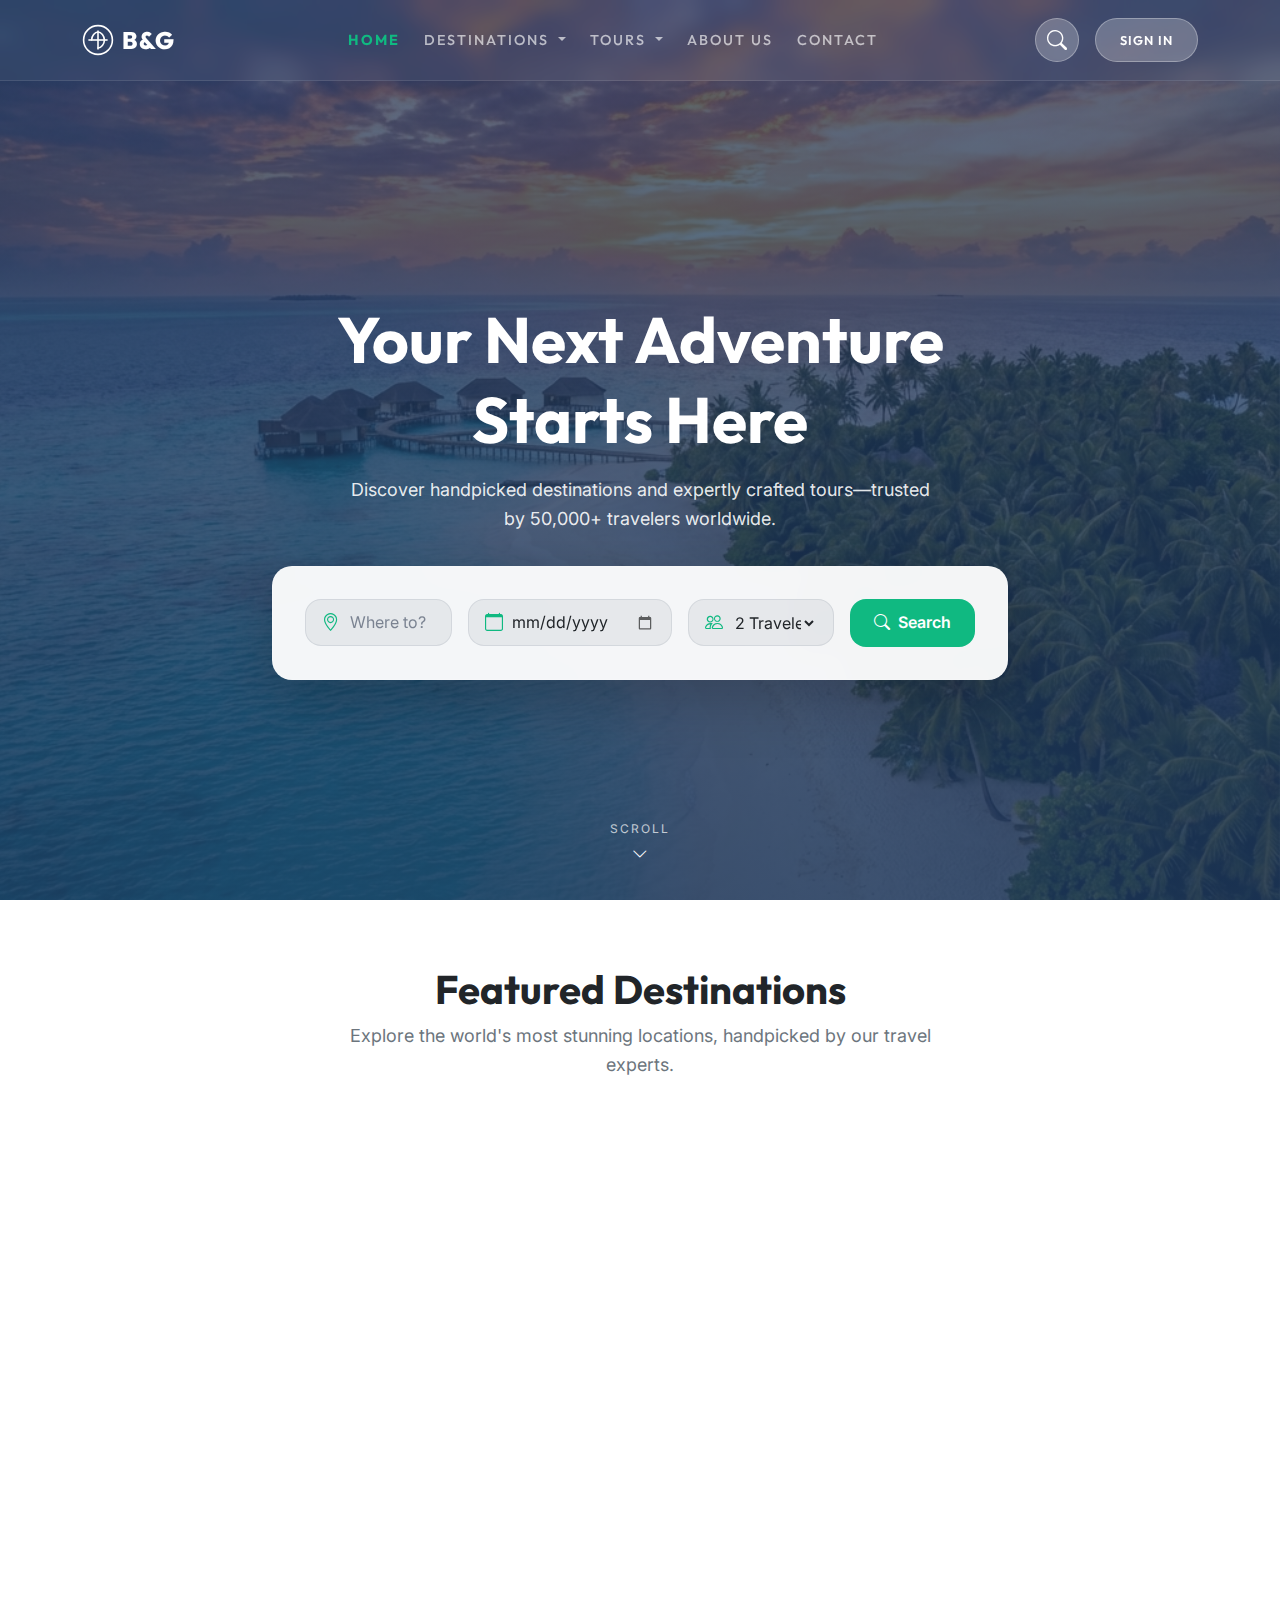
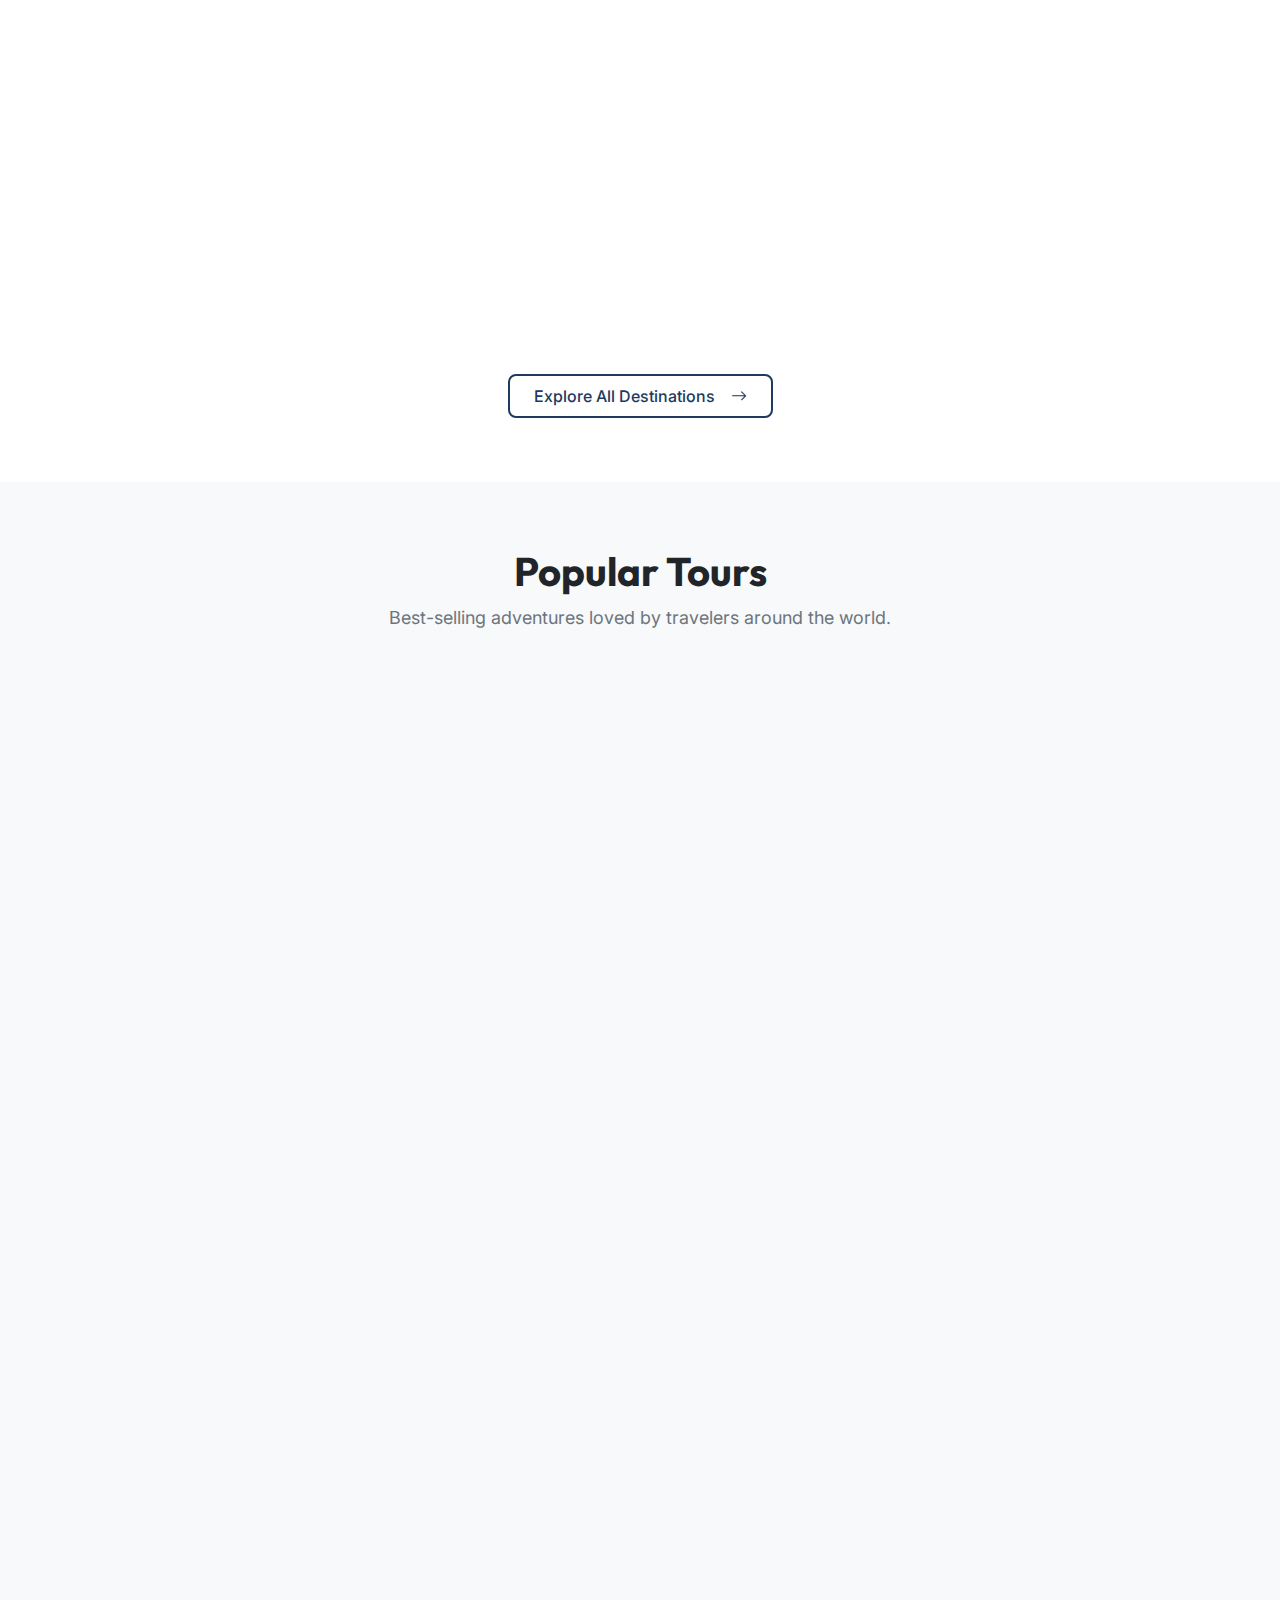
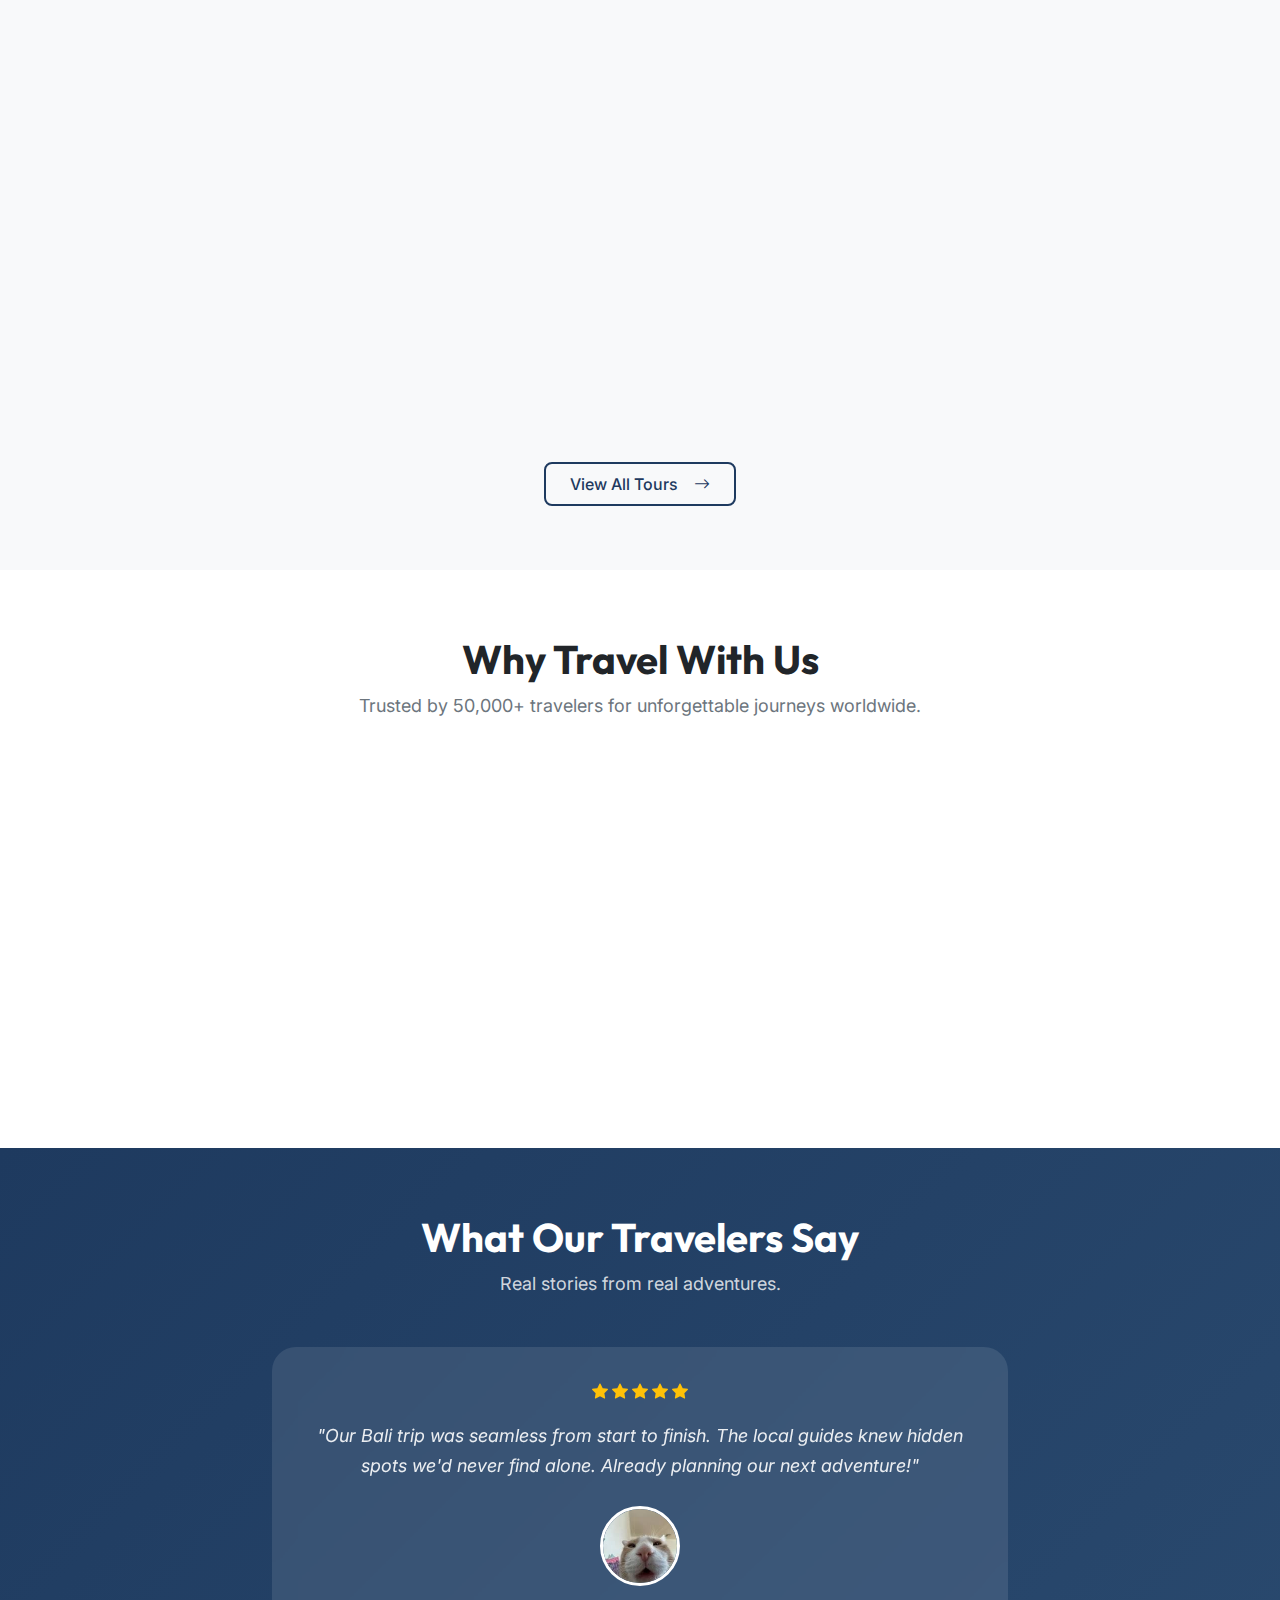
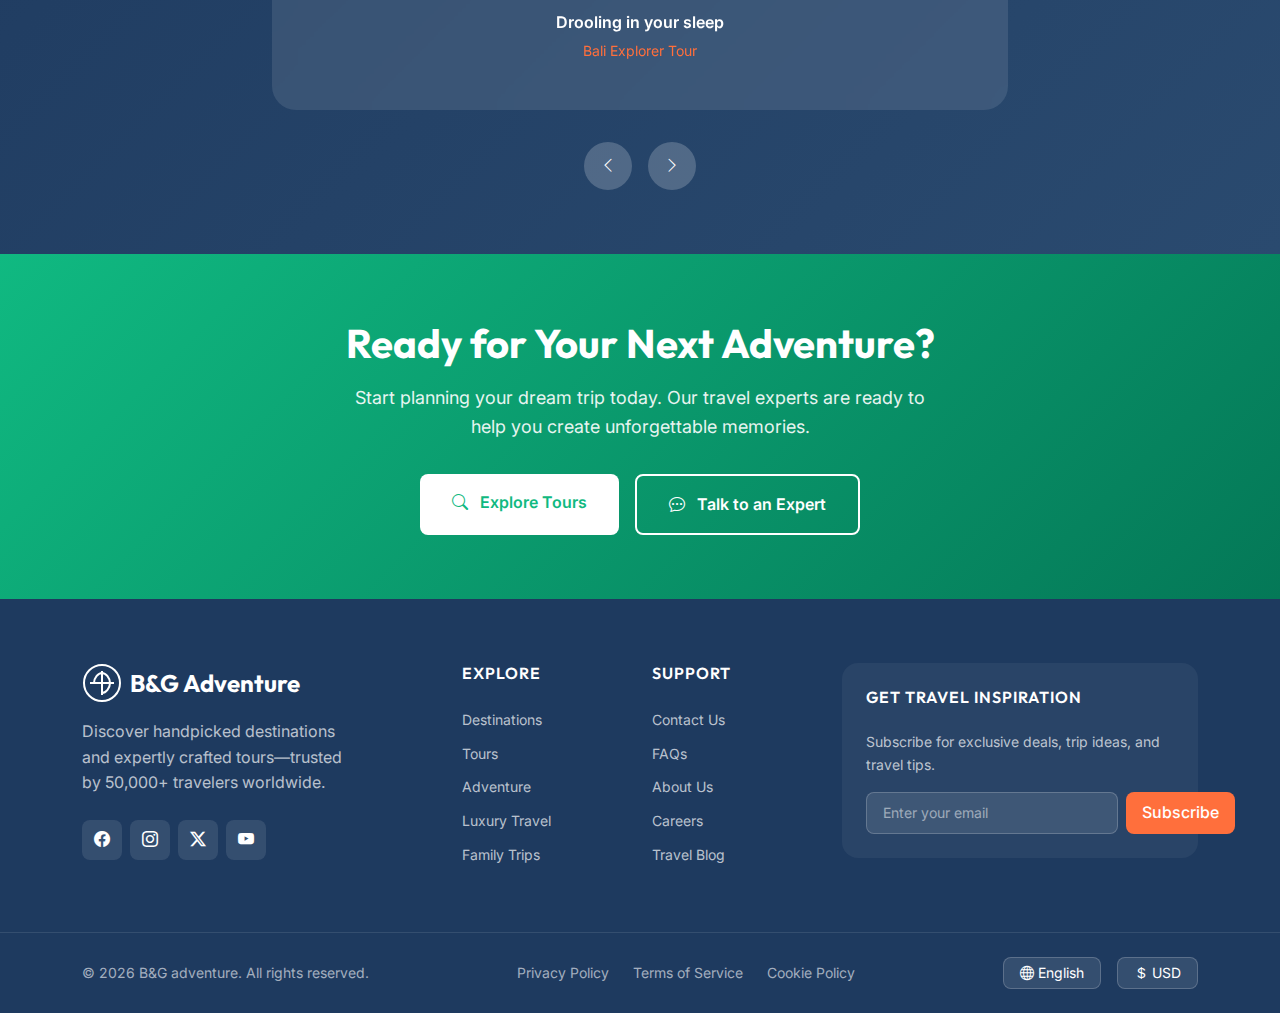
<file: index.html>
<!DOCTYPE html>
<html lang="en">
  <head>
    <link rel="icon" type="image/svg+xml" href="./assets/icons/logo.svg" />
    <meta charset="UTF-8" />
    <meta name="viewport" content="width=device-width, initial-scale=1.0" />
    <meta
      name="description"
      content="Discover handpicked destinations and expertly crafted tours. Your next adventure starts here with trusted travel experiences worldwide."
    />
    <title>B&G Adventures</title>

    <link rel="preconnect" href="https://fonts.googleapis.com" />
    <link rel="preconnect" href="https://fonts.gstatic.com" crossorigin />

    <link
      href="https://cdn.jsdelivr.net/npm/bootstrap@5.3.3/dist/css/bootstrap.min.css"
      rel="stylesheet"
    />

    <link
      href="https://cdn.jsdelivr.net/npm/bootstrap-icons@1.11.3/font/bootstrap-icons.min.css"
      rel="stylesheet"
    />

    <link rel="stylesheet" href="css/main.css" />
    <link rel="stylesheet" href="css/navbar.css" />
    <link rel="stylesheet" href="css/hero.css" />
    <link rel="stylesheet" href="css/home.css" />
    <link rel="stylesheet" href="css/footer.css" />

    <style>
      .cta-btn-secondary:hover {
        color: white;
      }
    </style>
  </head>

  <body>
    <nav
      class="navbar navbar-expand-lg"
      role="navigation"
      aria-label="Main navigation"
    >
      <div class="container">
        <!-- LOGO -->
        <a class="navbar-brand" href="index.html">
          <svg
            width="40"
            height="40"
            viewBox="0 0 40 40"
            fill="none"
            xmlns="http://www.w3.org/2000/svg"
          >
            <circle
              cx="20"
              cy="20"
              r="18"
              stroke="currentColor"
              stroke-width="2"
            />
            <path
              d="M12 20C12 15 16 10 20 10C24 10 28 15 28 20C28 25 24 30 20 30"
              stroke="currentColor"
              stroke-width="2"
              stroke-linecap="round"
            />
            <path d="M8 20H32" stroke="currentColor" stroke-width="2" />
            <path d="M20 8V32" stroke="currentColor" stroke-width="2" />
          </svg>
          <span class="brand-text">B&amp;G</span>
        </a>

        <!-- MOBILE TOGGLE -->
        <button
          class="navbar-toggler d-lg-none"
          type="button"
          data-bs-toggle="offcanvas"
          data-bs-target="#mobileMenu"
          aria-controls="mobileMenu"
          aria-label="Toggle navigation"
        >
          <i class="bi bi-list fs-4"></i>
        </button>

        <!-- DESKTOP NAVIGATION -->
        <div class="collapse navbar-collapse" id="navbarNav">
          <ul class="navbar-nav mx-auto">
            <li class="nav-item">
              <a class="nav-link active" href="index.html">Home</a>
            </li>
            <li class="nav-item dropdown">
              <a
                class="nav-link dropdown-toggle"
                href="destinations.html"
                id="destinationsDropdown"
                role="button"
                data-bs-toggle="dropdown"
                aria-expanded="false"
              >
                Destinations
              </a>
              <ul class="dropdown-menu" aria-labelledby="destinationsDropdown">
                <li>
                  <a class="dropdown-item" href="destinations.html">Asia</a>
                </li>
                <li>
                  <a class="dropdown-item" href="destinations.html">Europe</a>
                </li>
                <li>
                  <a class="dropdown-item" href="destinations.html">Americas</a>
                </li>
                <li>
                  <a class="dropdown-item" href="destinations.html">Africa</a>
                </li>
                <li>
                  <a class="dropdown-item" href="destinations.html">Oceania</a>
                </li>
                <li>
                  <hr class="dropdown-divider" />
                </li>
                <li>
                  <a class="dropdown-item" href="destinations.html">View All</a>
                </li>
              </ul>
            </li>
            <li class="nav-item dropdown">
              <a
                class="nav-link dropdown-toggle"
                href="tours.html"
                id="toursDropdown"
                role="button"
                data-bs-toggle="dropdown"
                aria-expanded="false"
              >
                Tours
              </a>
              <ul class="dropdown-menu" aria-labelledby="toursDropdown">
                <li>
                  <a class="dropdown-item" href="tours.html">Adventure</a>
                </li>
                <li>
                  <a class="dropdown-item" href="tours.html">Cultural</a>
                </li>
                <li>
                  <a class="dropdown-item" href="tours.html">Luxury</a>
                </li>
                <li>
                  <a class="dropdown-item" href="tours.html">Family</a>
                </li>
                <li>
                  <hr class="dropdown-divider" />
                </li>
                <li>
                  <a class="dropdown-item" href="tours.html">View All Tours</a>
                </li>
              </ul>
            </li>
            <li class="nav-item">
              <a class="nav-link" href="about.html">About Us</a>
            </li>
            <li class="nav-item">
              <a class="nav-link" href="contact.html">Contact</a>
            </li>
          </ul>
        </div>

        <!-- NAVIGATION ACTIONS -->
        <div class="navbar-actions d-none d-lg-flex">
          <button
            class="navbar-icon-btn btn btn-link text-dark p-0 me-3 shadow-none"
            aria-label="Search"
          >
            <i class="bi bi-search fs-5"></i>
          </button>
          <a href="login.html" class="btn btn-primary btn-sm">Sign In</a>
        </div>
      </div>
    </nav>

    <!-- MOBILE OFF-CANVAS MENU -->
    <div
      class="offcanvas offcanvas-start"
      tabindex="-1"
      id="mobileMenu"
      aria-labelledby="mobileMenuLabel"
    >
      <div class="offcanvas-header">
        <h5 class="offcanvas-title" id="mobileMenuLabel">
          <a class="navbar-brand" href="index.html">
            <svg
              width="32"
              height="32"
              viewBox="0 0 40 40"
              fill="none"
              xmlns="http://www.w3.org/2000/svg"
            >
              <circle
                cx="20"
                cy="20"
                r="18"
                stroke="currentColor"
                stroke-width="2"
              />
              <path
                d="M12 20C12 15 16 10 20 10C24 10 28 15 28 20C28 25 24 30 20 30"
                stroke="currentColor"
                stroke-width="2"
                stroke-linecap="round"
              />
              <path d="M8 20H32" stroke="currentColor" stroke-width="2" />
              <path d="M20 8V32" stroke="currentColor" stroke-width="2" />
            </svg>
            <span class="brand-text">B&amp;G</span>
          </a>
        </h5>
        <button
          type="button"
          class="btn-close"
          data-bs-dismiss="offcanvas"
          aria-label="Close"
        ></button>
      </div>
      <div class="offcanvas-body">
        <ul class="navbar-nav">
          <li class="nav-item">
            <a class="nav-link active" href="index.html">Home</a>
          </li>
          <li class="nav-item">
            <a class="nav-link" href="destinations.html">Destinations</a>
          </li>
          <li class="nav-item">
            <a class="nav-link" href="tours.html">Tours</a>
          </li>
          <li class="nav-item">
            <a class="nav-link" href="about.html">About Us</a>
          </li>
          <li class="nav-item">
            <a class="nav-link" href="contact.html">Contact</a>
          </li>
        </ul>
        <hr />
        <div class="d-flex gap-3 align-items-center mt-3">
          <button class="navbar-icon-btn text-dark p-2" aria-label="Search">
            <i class="bi bi-search fs-5"></i>
          </button>
          <a href="login.html" class="btn btn-primary flex-grow-1">Sign In</a>
        </div>
      </div>
    </div>

    <!-- MAIN CONTENT -->
    <main id="main-content">
      <section class="hero" aria-label="Welcome to TravelCo">
        <div class="hero-bg ken-burns">
          <img
            src="assets/images/hero-main.png"
            alt="Stunning tropical beach paradise with turquoise waters"
          />
        </div>
        <div class="hero-overlay hero-overlay-dark"></div>

        <div class="hero-content">
          <h1 class="hero-title">Your Next Adventure Starts Here</h1>
          <p class="hero-subtitle">
            Discover handpicked destinations and expertly crafted tours—trusted
            by 50,000+ travelers worldwide.
          </p>

          <!-- SEARCH FORM -->
          <div class="hero-search">
            <form
              class="hero-search-form-modern"
              role="search"
              aria-label="Search trips"
            >
              <div class="search-input-group">
                <i class="bi bi-geo-alt search-icon"></i>
                <input
                  type="text"
                  class="search-input"
                  id="search-destination"
                  placeholder="Where to?"
                  autocomplete="off"
                />
              </div>
              <div class="search-input-group">
                <i class="bi bi-calendar search-icon"></i>
                <input type="date" class="search-input" id="search-date" />
              </div>
              <div class="search-input-group">
                <i class="bi bi-people search-icon"></i>
                <select class="search-input" id="search-travelers">
                  <option value="1">1 Traveler</option>
                  <option value="2" selected>2 Travelers</option>
                  <option value="3">3 Travelers</option>
                  <option value="4">4 Travelers</option>
                  <option value="5+">5+ Travelers</option>
                </select>
              </div>
              <button type="submit" class="hero-search-btn-modern">
                <i class="bi bi-search"></i>
                Search
              </button>
            </form>
          </div>
        </div>

        <!-- Scroll Indicator -->
        <div class="hero-scroll" aria-hidden="true">
          <div class="hero-scroll-text">Scroll</div>
          <i class="bi bi-chevron-down hero-scroll-icon"></i>
        </div>
      </section>

      <!-- FEATURED DESTINATIONS SECTION -->
      <section
        class="section destinations-section"
        aria-labelledby="destinations-title"
      >
        <div class="container">
          <div class="section-title">
            <h2 id="destinations-title">Featured Destinations</h2>
            <p>
              Explore the world's most stunning locations, handpicked by our
              travel experts.
            </p>
          </div>

          <div class="row g-4">
            <!-- Destination Card 1: Bali -->
            <div class="col-lg-3 col-md-6">
              <a href="destination-detail.html" class="text-decoration-none">
                <article
                  class="destination-card"
                  aria-label="Explore Bali, Indonesia"
                >
                  <div class="destination-card-img">
                    <img
                      src="assets/images/bali.png"
                      alt="Emerald rice terraces and temples in Bali"
                      loading="lazy"
                    />
                    <span class="destination-card-badge">Trending</span>
                  </div>
                  <div class="destination-card-body">
                    <h3 class="destination-card-title">Bali</h3>
                    <p class="destination-card-country">
                      <i class="bi bi-geo-alt"></i> Indonesia
                    </p>
                    <div class="destination-card-tours">
                      <span class="destination-card-count">24 Tours</span>
                      <span class="destination-card-arrow">
                        <i class="bi bi-arrow-right"></i>
                      </span>
                    </div>
                  </div>
                </article>
              </a>
            </div>

            <!-- Destination Card 2: Santorini -->
            <div class="col-lg-3 col-md-6">
              <a href="destination-detail.html" class="text-decoration-none">
                <article
                  class="destination-card"
                  aria-label="Explore Santorini, Greece"
                >
                  <div class="destination-card-img">
                    <img
                      src="assets/images/santorini.png"
                      alt="White-washed buildings with blue domes in Santorini"
                      loading="lazy"
                    />
                  </div>
                  <div class="destination-card-body">
                    <h3 class="destination-card-title">Santorini</h3>
                    <p class="destination-card-country">
                      <i class="bi bi-geo-alt"></i> Greece
                    </p>
                    <div class="destination-card-tours">
                      <span class="destination-card-count">18 Tours</span>
                      <span class="destination-card-arrow">
                        <i class="bi bi-arrow-right"></i>
                      </span>
                    </div>
                  </div>
                </article>
              </a>
            </div>

            <!-- Destination Card 3: Kyoto -->
            <div class="col-lg-3 col-md-6">
              <a href="destination-detail.html" class="text-decoration-none">
                <article
                  class="destination-card"
                  aria-label="Explore Kyoto, Japan"
                >
                  <div class="destination-card-img">
                    <img
                      src="assets/images/kyoto.png"
                      alt="Traditional torii gates in Kyoto, Japan"
                      loading="lazy"
                    />
                    <span class="destination-card-badge">New</span>
                  </div>
                  <div class="destination-card-body">
                    <h3 class="destination-card-title">Kyoto</h3>
                    <p class="destination-card-country">
                      <i class="bi bi-geo-alt"></i> Japan
                    </p>
                    <div class="destination-card-tours">
                      <span class="destination-card-count">15 Tours</span>
                      <span class="destination-card-arrow">
                        <i class="bi bi-arrow-right"></i>
                      </span>
                    </div>
                  </div>
                </article>
              </a>
            </div>

            <!-- Destination Card 4: Machu Picchu -->
            <div class="col-lg-3 col-md-6">
              <a href="destination-detail.html" class="text-decoration-none">
                <article
                  class="destination-card"
                  aria-label="Explore Machu Picchu, Peru"
                >
                  <div class="destination-card-img">
                    <img
                      src="assets/images/machu-picchu.png"
                      alt="Ancient Incan citadel of Machu Picchu"
                      loading="lazy"
                    />
                  </div>
                  <div class="destination-card-body">
                    <h3 class="destination-card-title">Machu Picchu</h3>
                    <p class="destination-card-country">
                      <i class="bi bi-geo-alt"></i> Peru
                    </p>
                    <div class="destination-card-tours">
                      <span class="destination-card-count">12 Tours</span>
                      <span class="destination-card-arrow">
                        <i class="bi bi-arrow-right"></i>
                      </span>
                    </div>
                  </div>
                </article>
              </a>
            </div>

            <!-- Destination Card 5: Angkor Wat -->
            <div class="col-lg-3 col-md-6">
              <a href="destination-detail.html" class="text-decoration-none">
                <article
                  class="destination-card"
                  aria-label="Explore Angkor Wat, Cambodia"
                >
                  <div class="destination-card-img">
                    <img
                      src="assets/images/Angkor wat sunrise .png"
                      alt="Ancient Angkor Wat temple complex in Cambodia"
                      loading="lazy"
                    />
                    <span class="destination-card-badge">Trending</span>
                  </div>
                  <div class="destination-card-body">
                    <h3 class="destination-card-title">Angkor Wat</h3>
                    <p class="destination-card-country">
                      <i class="bi bi-geo-alt"></i> Cambodia
                    </p>
                    <div class="destination-card-tours">
                      <span class="destination-card-count">16 Tours</span>
                      <span class="destination-card-arrow">
                        <i class="bi bi-arrow-right"></i>
                      </span>
                    </div>
                  </div>
                </article>
              </a>
            </div>

            <!-- Destination Card 6: Siem Reap -->
            <div class="col-lg-3 col-md-6">
              <a href="destination-detail.html" class="text-decoration-none">
                <article
                  class="destination-card"
                  aria-label="Explore Siem Reap, Cambodia"
                >
                  <div class="destination-card-img">
                    <img
                      src="assets/images/Siem Reap Night Market.png"
                      alt="Vibrant streets and temples in Siem Reap"
                      loading="lazy"
                    />
                  </div>
                  <div class="destination-card-body">
                    <h3 class="destination-card-title">Siem Reap</h3>
                    <p class="destination-card-country">
                      <i class="bi bi-geo-alt"></i> Cambodia
                    </p>
                    <div class="destination-card-tours">
                      <span class="destination-card-count">14 Tours</span>
                      <span class="destination-card-arrow">
                        <i class="bi bi-arrow-right"></i>
                      </span>
                    </div>
                  </div>
                </article>
              </a>
            </div>

            <!-- Destination Card 7: Phnom Penh -->
            <div class="col-lg-3 col-md-6">
              <a href="destination-detail.html" class="text-decoration-none">
                <article
                  class="destination-card"
                  aria-label="Explore Phnom Penh, Cambodia"
                >
                  <div class="destination-card-img">
                    <img
                      src="assets/images/Discover Phnom Penh .png"
                      alt="Historic palaces and Mekong River in Phnom Penh"
                      loading="lazy"
                    />
                    <span class="destination-card-badge">New</span>
                  </div>
                  <div class="destination-card-body">
                    <h3 class="destination-card-title">Phnom Penh</h3>
                    <p class="destination-card-country">
                      <i class="bi bi-geo-alt"></i> Cambodia
                    </p>
                    <div class="destination-card-tours">
                      <span class="destination-card-count">10 Tours</span>
                      <span class="destination-card-arrow">
                        <i class="bi bi-arrow-right"></i>
                      </span>
                    </div>
                  </div>
                </article>
              </a>
            </div>
          </div>

          <div class="text-center mt-5">
            <a href="destinations.html" class="btn btn-secondary">
              Explore All Destinations
              <i class="bi bi-arrow-right ms-2"></i>
            </a>
          </div>
        </div>
      </section>

      <!-- POPULAR TOURS SECTION -->
      <section class="section tours-section" aria-labelledby="tours-title">
        <div class="container">
          <div class="section-title">
            <h2 id="tours-title">Popular Tours</h2>
            <p>Best-selling adventures loved by travelers around the world.</p>
          </div>

          <div class="row g-4">
            <!-- Tour Card 1 -->
            <div class="col-lg-4 col-md-6">
              <article class="tour-card" aria-label="Bali Adventure Tour">
                <div class="tour-card-img">
                  <img
                    src="assets/images/bali.png"
                    alt="Bali adventure with rice terraces and temples"
                    loading="lazy"
                  />
                  <span class="tour-card-badge">Best Seller</span>
                  <button
                    class="tour-card-wishlist"
                    aria-label="Add to wishlist"
                  >
                    <i class="bi bi-heart"></i>
                  </button>
                </div>
                <div class="tour-card-body">
                  <div class="tour-card-meta">
                    <span><i class="bi bi-clock"></i> 7 Days</span>
                    <span><i class="bi bi-people"></i> Max 12</span>
                  </div>
                  <h3 class="tour-card-title">
                    Bali Explorer: Temples, Rice Terraces & Beaches
                  </h3>
                  <div class="tour-card-rating">
                    <div class="tour-card-stars">
                      <i class="bi bi-star-fill"></i>
                      <i class="bi bi-star-fill"></i>
                      <i class="bi bi-star-fill"></i>
                      <i class="bi bi-star-fill"></i>
                      <i class="bi bi-star-half"></i>
                    </div>
                    <span class="tour-card-rating-text">4.8 (234 reviews)</span>
                  </div>
                  <div class="tour-card-footer">
                    <div class="tour-card-price">
                      $1,299 <span>/ person</span>
                    </div>
                    <a href="tour-detail.html" class="tour-card-btn"
                      >View Tour</a
                    >
                  </div>
                </div>
              </article>
            </div>

            <!-- Tour Card 2 -->
            <div class="col-lg-4 col-md-6">
              <article
                class="tour-card"
                aria-label="Greece Island Hopping Tour"
              >
                <div class="tour-card-img">
                  <img
                    src="assets/images/santorini.png"
                    alt="Greek islands with blue domes"
                    loading="lazy"
                  />
                  <button
                    class="tour-card-wishlist"
                    aria-label="Add to wishlist"
                  >
                    <i class="bi bi-heart"></i>
                  </button>
                </div>
                <div class="tour-card-body">
                  <div class="tour-card-meta">
                    <span><i class="bi bi-clock"></i> 10 Days</span>
                    <span><i class="bi bi-people"></i> Max 16</span>
                  </div>
                  <h3 class="tour-card-title">
                    Greek Island Hopper: Santorini, Mykonos & Athens
                  </h3>
                  <div class="tour-card-rating">
                    <div class="tour-card-stars">
                      <i class="bi bi-star-fill"></i>
                      <i class="bi bi-star-fill"></i>
                      <i class="bi bi-star-fill"></i>
                      <i class="bi bi-star-fill"></i>
                      <i class="bi bi-star-fill"></i>
                    </div>
                    <span class="tour-card-rating-text">4.9 (189 reviews)</span>
                  </div>
                  <div class="tour-card-footer">
                    <div class="tour-card-price">
                      $2,499 <span>/ person</span>
                    </div>
                    <a href="tour-detail.html" class="tour-card-btn"
                      >View Tour</a
                    >
                  </div>
                </div>
              </article>
            </div>

            <!-- Tour Card 3 -->
            <div class="col-lg-4 col-md-6">
              <article class="tour-card" aria-label="Japan Cultural Journey">
                <div class="tour-card-img">
                  <img
                    src="assets/images/kyoto.png"
                    alt="Traditional Japanese torii gates"
                    loading="lazy"
                  />
                  <span class="tour-card-badge">Limited</span>
                  <button
                    class="tour-card-wishlist"
                    aria-label="Add to wishlist"
                  >
                    <i class="bi bi-heart"></i>
                  </button>
                </div>
                <div class="tour-card-body">
                  <div class="tour-card-meta">
                    <span><i class="bi bi-clock"></i> 12 Days</span>
                    <span><i class="bi bi-people"></i> Max 10</span>
                  </div>
                  <h3 class="tour-card-title">
                    Japan Cultural Journey: Tokyo, Kyoto & Osaka
                  </h3>
                  <div class="tour-card-rating">
                    <div class="tour-card-stars">
                      <i class="bi bi-star-fill"></i>
                      <i class="bi bi-star-fill"></i>
                      <i class="bi bi-star-fill"></i>
                      <i class="bi bi-star-fill"></i>
                      <i class="bi bi-star-fill"></i>
                    </div>
                    <span class="tour-card-rating-text">5.0 (156 reviews)</span>
                  </div>
                  <div class="tour-card-footer">
                    <div class="tour-card-price">
                      $3,199 <span>/ person</span>
                    </div>
                    <a href="tour-detail.html" class="tour-card-btn"
                      >View Tour</a
                    >
                  </div>
                </div>
              </article>
            </div>

            <!-- Tour Card 4 -->
            <div class="col-lg-4 col-md-6">
              <article class="tour-card" aria-label="Peru Adventure Trek">
                <div class="tour-card-img">
                  <img
                    src="assets/images/machu-picchu.png"
                    alt="Machu Picchu ancient ruins"
                    loading="lazy"
                  />
                  <button
                    class="tour-card-wishlist"
                    aria-label="Add to wishlist"
                  >
                    <i class="bi bi-heart"></i>
                  </button>
                </div>
                <div class="tour-card-body">
                  <div class="tour-card-meta">
                    <span><i class="bi bi-clock"></i> 8 Days</span>
                    <span><i class="bi bi-people"></i> Max 8</span>
                  </div>
                  <h3 class="tour-card-title">
                    Inca Trail Trek: Sacred Valley to Machu Picchu
                  </h3>
                  <div class="tour-card-rating">
                    <div class="tour-card-stars">
                      <i class="bi bi-star-fill"></i>
                      <i class="bi bi-star-fill"></i>
                      <i class="bi bi-star-fill"></i>
                      <i class="bi bi-star-fill"></i>
                      <i class="bi bi-star-half"></i>
                    </div>
                    <span class="tour-card-rating-text">4.7 (98 reviews)</span>
                  </div>
                  <div class="tour-card-footer">
                    <div class="tour-card-price">
                      $1,899 <span>/ person</span>
                    </div>
                    <a href="tour-detail.html" class="tour-card-btn"
                      >View Tour</a
                    >
                  </div>
                </div>
              </article>
            </div>

            <!-- Tour Card 5 -->
            <div class="col-lg-4 col-md-6">
              <article class="tour-card" aria-label="Safari Adventure">
                <div class="tour-card-img">
                  <img
                    src="assets/images/tour-adventure.png"
                    alt="African safari adventure"
                    loading="lazy"
                  />
                  <span class="tour-card-badge">Family</span>
                  <button
                    class="tour-card-wishlist"
                    aria-label="Add to wishlist"
                  >
                    <i class="bi bi-heart"></i>
                  </button>
                </div>
                <div class="tour-card-body">
                  <div class="tour-card-meta">
                    <span><i class="bi bi-clock"></i> 9 Days</span>
                    <span><i class="bi bi-people"></i> Max 14</span>
                  </div>
                  <h3 class="tour-card-title">
                    African Safari: Kenya & Tanzania Wildlife Adventure
                  </h3>
                  <div class="tour-card-rating">
                    <div class="tour-card-stars">
                      <i class="bi bi-star-fill"></i>
                      <i class="bi bi-star-fill"></i>
                      <i class="bi bi-star-fill"></i>
                      <i class="bi bi-star-fill"></i>
                      <i class="bi bi-star-fill"></i>
                    </div>
                    <span class="tour-card-rating-text">4.9 (87 reviews)</span>
                  </div>
                  <div class="tour-card-footer">
                    <div class="tour-card-price">
                      $4,299 <span>/ person</span>
                    </div>
                    <a href="tour-detail.html" class="tour-card-btn"
                      >View Tour</a
                    >
                  </div>
                </div>
              </article>
            </div>

            <!-- Tour Card 6 -->
            <div class="col-lg-4 col-md-6">
              <article class="tour-card" aria-label="Maldives Escape">
                <div class="tour-card-img">
                  <img
                    src="assets/images/hero-main.png"
                    alt="Maldives overwater bungalows"
                    loading="lazy"
                  />
                  <span class="tour-card-badge">Luxury</span>
                  <button
                    class="tour-card-wishlist"
                    aria-label="Add to wishlist"
                  >
                    <i class="bi bi-heart"></i>
                  </button>
                </div>
                <div class="tour-card-body">
                  <div class="tour-card-meta">
                    <span><i class="bi bi-clock"></i> 6 Days</span>
                    <span><i class="bi bi-people"></i> Max 2</span>
                  </div>
                  <h3 class="tour-card-title">
                    Maldives Luxury Escape: Overwater Villa Retreat
                  </h3>
                  <div class="tour-card-rating">
                    <div class="tour-card-stars">
                      <i class="bi bi-star-fill"></i>
                      <i class="bi bi-star-fill"></i>
                      <i class="bi bi-star-fill"></i>
                      <i class="bi bi-star-fill"></i>
                      <i class="bi bi-star-fill"></i>
                    </div>
                    <span class="tour-card-rating-text">5.0 (64 reviews)</span>
                  </div>
                  <div class="tour-card-footer">
                    <div class="tour-card-price">
                      $5,999 <span>/ person</span>
                    </div>
                    <a href="tour-detail.html" class="tour-card-btn"
                      >View Tour</a
                    >
                  </div>
                </div>
              </article>
            </div>

            <!-- Tour Card 7: Cambodia Temple Explorer -->
            <div class="col-lg-4 col-md-6">
              <article class="tour-card" aria-label="Cambodia Temple Explorer">
                <div class="tour-card-img">
                  <img
                    src="assets/images/bali.png"
                    alt="Majestic temples of Angkor Wat"
                    loading="lazy"
                  />
                  <span class="tour-card-badge">Best Seller</span>
                  <button
                    class="tour-card-wishlist"
                    aria-label="Add to wishlist"
                  >
                    <i class="bi bi-heart"></i>
                  </button>
                </div>
                <div class="tour-card-body">
                  <div class="tour-card-meta">
                    <span><i class="bi bi-clock"></i> 5 Days</span>
                    <span><i class="bi bi-people"></i> Max 15</span>
                  </div>
                  <h3 class="tour-card-title">
                    Cambodia Temple Explorer: Angkor Wat & Siem Reap
                  </h3>
                  <div class="tour-card-rating">
                    <div class="tour-card-stars">
                      <i class="bi bi-star-fill"></i>
                      <i class="bi bi-star-fill"></i>
                      <i class="bi bi-star-fill"></i>
                      <i class="bi bi-star-fill"></i>
                      <i class="bi bi-star-half"></i>
                    </div>
                    <span class="tour-card-rating-text">4.8 (156 reviews)</span>
                  </div>
                  <div class="tour-card-footer">
                    <div class="tour-card-price">
                      $899 <span>/ person</span>
                    </div>
                    <a href="tour-detail.html" class="tour-card-btn"
                      >View Tour</a
                    >
                  </div>
                </div>
              </article>
            </div>

            <!-- Tour Card 8: Mekong River Adventure -->
            <div class="col-lg-4 col-md-6">
              <article class="tour-card" aria-label="Mekong River Adventure">
                <div class="tour-card-img">
                  <img
                    src="assets/images/santorini.png"
                    alt="Scenic Mekong River landscapes"
                    loading="lazy"
                  />
                  <span class="tour-card-badge">Limited</span>
                  <button
                    class="tour-card-wishlist"
                    aria-label="Add to wishlist"
                  >
                    <i class="bi bi-heart"></i>
                  </button>
                </div>
                <div class="tour-card-body">
                  <div class="tour-card-meta">
                    <span><i class="bi bi-clock"></i> 4 Days</span>
                    <span><i class="bi bi-people"></i> Max 12</span>
                  </div>
                  <h3 class="tour-card-title">
                    Mekong River Adventure: Phnom Penh to Siem Reap
                  </h3>
                  <div class="tour-card-rating">
                    <div class="tour-card-stars">
                      <i class="bi bi-star-fill"></i>
                      <i class="bi bi-star-fill"></i>
                      <i class="bi bi-star-fill"></i>
                      <i class="bi bi-star-fill"></i>
                      <i class="bi bi-star-fill"></i>
                    </div>
                    <span class="tour-card-rating-text">4.9 (203 reviews)</span>
                  </div>
                  <div class="tour-card-footer">
                    <div class="tour-card-price">
                      $1,299 <span>/ person</span>
                    </div>
                    <a href="tour-detail.html" class="tour-card-btn"
                      >View Tour</a
                    >
                  </div>
                </div>
              </article>
            </div>
          </div>

          <div class="text-center mt-5">
            <a href="tours.html" class="btn btn-secondary">
              View All Tours
              <i class="bi bi-arrow-right ms-2"></i>
            </a>
          </div>
        </div>
      </section>

      <!-- WHY TRAVEL WITH US SECTION -->
      <section
        class="section features-section"
        aria-labelledby="features-title"
      >
        <div class="container">
          <div class="section-title">
            <h2 id="features-title">Why Travel With Us</h2>
            <p>
              Trusted by 50,000+ travelers for unforgettable journeys worldwide.
            </p>
          </div>

          <div class="row">
            <!-- Feature 1 -->
            <div class="col-lg-3 col-md-6">
              <article class="feature-card">
                <div class="feature-icon">
                  <i class="bi bi-compass fs-2"></i>
                </div>
                <h3 class="feature-title">Expert Guides</h3>
                <p class="feature-text">
                  Local experts with deep knowledge of each destination,
                  ensuring authentic and insightful experiences.
                </p>
              </article>
            </div>

            <!-- Feature 2 -->
            <div class="col-lg-3 col-md-6">
              <article class="feature-card">
                <div class="feature-icon">
                  <i class="bi bi-tag fs-2"></i>
                </div>
                <h3 class="feature-title">Best Prices</h3>
                <p class="feature-text">
                  Competitive pricing with no hidden fees. Price match guarantee
                  on all bookings.
                </p>
              </article>
            </div>

            <!-- Feature 3 -->
            <div class="col-lg-3 col-md-6">
              <article class="feature-card">
                <div class="feature-icon">
                  <i class="bi bi-headset fs-2"></i>
                </div>
                <h3 class="feature-title">24/7 Support</h3>
                <p class="feature-text">
                  Round-the-clock assistance before, during, and after your
                  trip. We're always here for you.
                </p>
              </article>
            </div>

            <!-- Feature 4 -->
            <div class="col-lg-3 col-md-6">
              <article class="feature-card">
                <div class="feature-icon">
                  <i class="bi bi-shield-check fs-2"></i>
                </div>
                <h3 class="feature-title">Secure Booking</h3>
                <p class="feature-text">
                  SSL-encrypted payments and flexible cancellation policies for
                  peace of mind.
                </p>
              </article>
            </div>
          </div>
        </div>
      </section>

      <!-- TESTIMONIALS SECTION -->
      <section
        class="section testimonials-section"
        aria-labelledby="testimonials-title"
      >
        <div class="container">
          <div class="section-title">
            <h2 id="testimonials-title" style="color: white">
              What Our Travelers Say
            </h2>
            <p style="color: rgba(255, 255, 255, 0.8)">
              Real stories from real adventures.
            </p>
          </div>

          <div class="row justify-content-center">
            <div class="col-lg-8">
              <div class="testimonial-card">
                <div class="testimonial-stars">
                  <i class="bi bi-star-fill"></i>
                  <i class="bi bi-star-fill"></i>
                  <i class="bi bi-star-fill"></i>
                  <i class="bi bi-star-fill"></i>
                  <i class="bi bi-star-fill"></i>
                </div>
                <blockquote class="testimonial-quote">
                  "Our Bali trip was seamless from start to finish. The local
                  guides knew hidden spots we'd never find alone. Already
                  planning our next adventure!"
                </blockquote>
                <img
                  src="./assets/images/TESTIMONIALS-1.png"
                  alt="Sarah T."
                  class="testimonial-avatar"
                />
                <p class="testimonial-author">Drooling in your sleep</p>
                <p class="testimonial-trip">Bali Explorer Tour</p>
              </div>
            </div>
          </div>

          <div class="testimonial-controls">
            <button aria-label="Previous testimonial">
              <i class="bi bi-chevron-left"></i>
            </button>
            <button aria-label="Next testimonial">
              <i class="bi bi-chevron-right"></i>
            </button>
          </div>
        </div>
      </section>

      <!-- CTA BANNER SECTION -->
      <section class="cta-section" aria-labelledby="cta-title">
        <div class="container">
          <h2 id="cta-title" class="cta-title">
            Ready for Your Next Adventure?
          </h2>
          <p class="cta-text">
            Start planning your dream trip today. Our travel experts are ready
            to help you create unforgettable memories.
          </p>
          <div class="cta-buttons">
            <a href="tours.html" class="cta-btn-primary">
              <i class="bi bi-search me-2"></i>
              Explore Tours
            </a>
            <a href="contact.html" class="cta-btn-secondary">
              <i class="bi bi-chat-dots me-2"></i>
              Talk to an Expert
            </a>
          </div>
        </div>
      </section>
    </main>

    <footer class="footer" role="contentinfo">
      <div class="container footer-main">
        <div class="row g-4">
          <!-- Brand Column -->
          <div class="col-lg-4 col-md-6">
            <div class="footer-brand">
              <div class="footer-brand-logo">
                <svg width="40" height="40" viewBox="0 0 40 40" fill="none">
                  <circle
                    cx="20"
                    cy="20"
                    r="18"
                    stroke="currentColor"
                    stroke-width="2"
                  />
                  <path
                    d="M12 20C12 15 16 10 20 10C24 10 28 15 28 20C28 25 24 30 20 30"
                    stroke="currentColor"
                    stroke-width="2"
                    stroke-linecap="round"
                  />
                  <path d="M8 20H32" stroke="currentColor" stroke-width="2" />
                  <path d="M20 8V32" stroke="currentColor" stroke-width="2" />
                </svg>
                B&G Adventure
              </div>
              <p>
                Discover handpicked destinations and expertly crafted
                tours—trusted by 50,000+ travelers worldwide.
              </p>
              <div class="footer-social">
                <a
                  href="https://i.ytimg.com/vi/OqH9RoUNG24/hq720.jpg?sqp=-oaymwEhCK4FEIIDSFryq4qpAxMIARUAAAAAGAElAADIQj0AgKJD&rs=AOn4CLBr5mF-7XkKoe-Jsh_MDW4MxHdNXA"
                  target="_blank"
                  rel="noopener noreferrer"
                  aria-label="Facebook"
                >
                  <i class="bi bi-facebook"></i>
                </a>

                <a
                  href="https://i.ytimg.com/vi/OqH9RoUNG24/hq720.jpg?sqp=-oaymwEhCK4FEIIDSFryq4qpAxMIARUAAAAAGAElAADIQj0AgKJD&rs=AOn4CLBr5mF-7XkKoe-Jsh_MDW4MxHdNXA"
                  target="_blank"
                  rel="noopener noreferrer"
                  aria-label="Instagram"
                >
                  <i class="bi bi-instagram"></i>
                </a>

                <a
                  href="https://i.ytimg.com/vi/OqH9RoUNG24/hq720.jpg?sqp=-oaymwEhCK4FEIIDSFryq4qpAxMIARUAAAAAGAElAADIQj0AgKJD&rs=AOn4CLBr5mF-7XkKoe-Jsh_MDW4MxHdNXA"
                  target="_blank"
                  rel="noopener noreferrer"
                  aria-label="Twitter"
                >
                  <i class="bi bi-twitter-x"></i>
                </a>

                <a
                  href="https://i.ytimg.com/vi/OqH9RoUNG24/hq720.jpg?sqp=-oaymwEhCK4FEIIDSFryq4qpAxMIARUAAAAAGAElAADIQj0AgKJD&rs=AOn4CLBr5mF-7XkKoe-Jsh_MDW4MxHdNXA"
                  target="_blank"
                  rel="noopener noreferrer"
                  aria-label="YouTube"
                >
                  <i class="bi bi-youtube"></i>
                </a>
              </div>
            </div>
          </div>

          <!-- Explore Column -->
          <div class="col-lg-2 col-md-6 footer-column">
            <h6 class="footer-heading">Explore</h6>
            <ul class="footer-links">
              <li><a href="destinations.html">Destinations</a></li>
              <li><a href="tours.html">Tours</a></li>
              <li><a href="tours.html?category=adventure">Adventure</a></li>
              <li><a href="tours.html?category=luxury">Luxury Travel</a></li>
              <li><a href="tours.html?category=family">Family Trips</a></li>
            </ul>
          </div>

          <!-- Support Column -->
          <div class="col-lg-2 col-md-6 footer-column">
            <h6 class="footer-heading">Support</h6>
            <ul class="footer-links">
              <li><a href="contact.html">Contact Us</a></li>
              <li><a href="faqs.html">FAQs</a></li>
              <li><a href="about.html">About Us</a></li>
              <li><a href="careers.html">Careers</a></li>
              <li><a href="blog.html">Travel Blog</a></li>
            </ul>
          </div>

          <!-- Newsletter Column -->
          <div class="col-lg-4 col-md-6 footer-column">
            <div class="footer-newsletter">
              <h6 class="footer-heading">Get Travel Inspiration</h6>
              <p>Subscribe for exclusive deals, trip ideas, and travel tips.</p>
              <form class="newsletter-form" aria-label="Newsletter signup">
                <input
                  type="email"
                  placeholder="Enter your email"
                  aria-label="Email address"
                  required
                />
                <button type="submit">Subscribe</button>
              </form>
            </div>
          </div>
        </div>
      </div>

      <!-- Footer Bottom -->
      <div class="footer-bottom">
        <div class="container">
          <div class="footer-bottom-content">
            <p class="footer-copyright">
              © 2026 B&G adventure. All rights reserved.
            </p>
            <div class="footer-legal">
              <a href="privacy.html">Privacy Policy</a>
              <a href="terms.html">Terms of Service</a>
              <a href="cookie-policy.html">Cookie Policy</a>
            </div>
            <div class="footer-selectors">
              <button class="footer-selector" aria-label="Select language">
                <i class="bi bi-globe"></i> English
              </button>
              <button class="footer-selector" aria-label="Select currency">
                <i class="bi bi-currency-dollar"></i> USD
              </button>
            </div>
          </div>
        </div>
      </div>
    </footer>
    <script src="https://cdn.jsdelivr.net/npm/bootstrap@5.3.3/dist/js/bootstrap.bundle.min.js"></script>

    <script src="js/main.js"></script>
  </body>
</html>
</file>
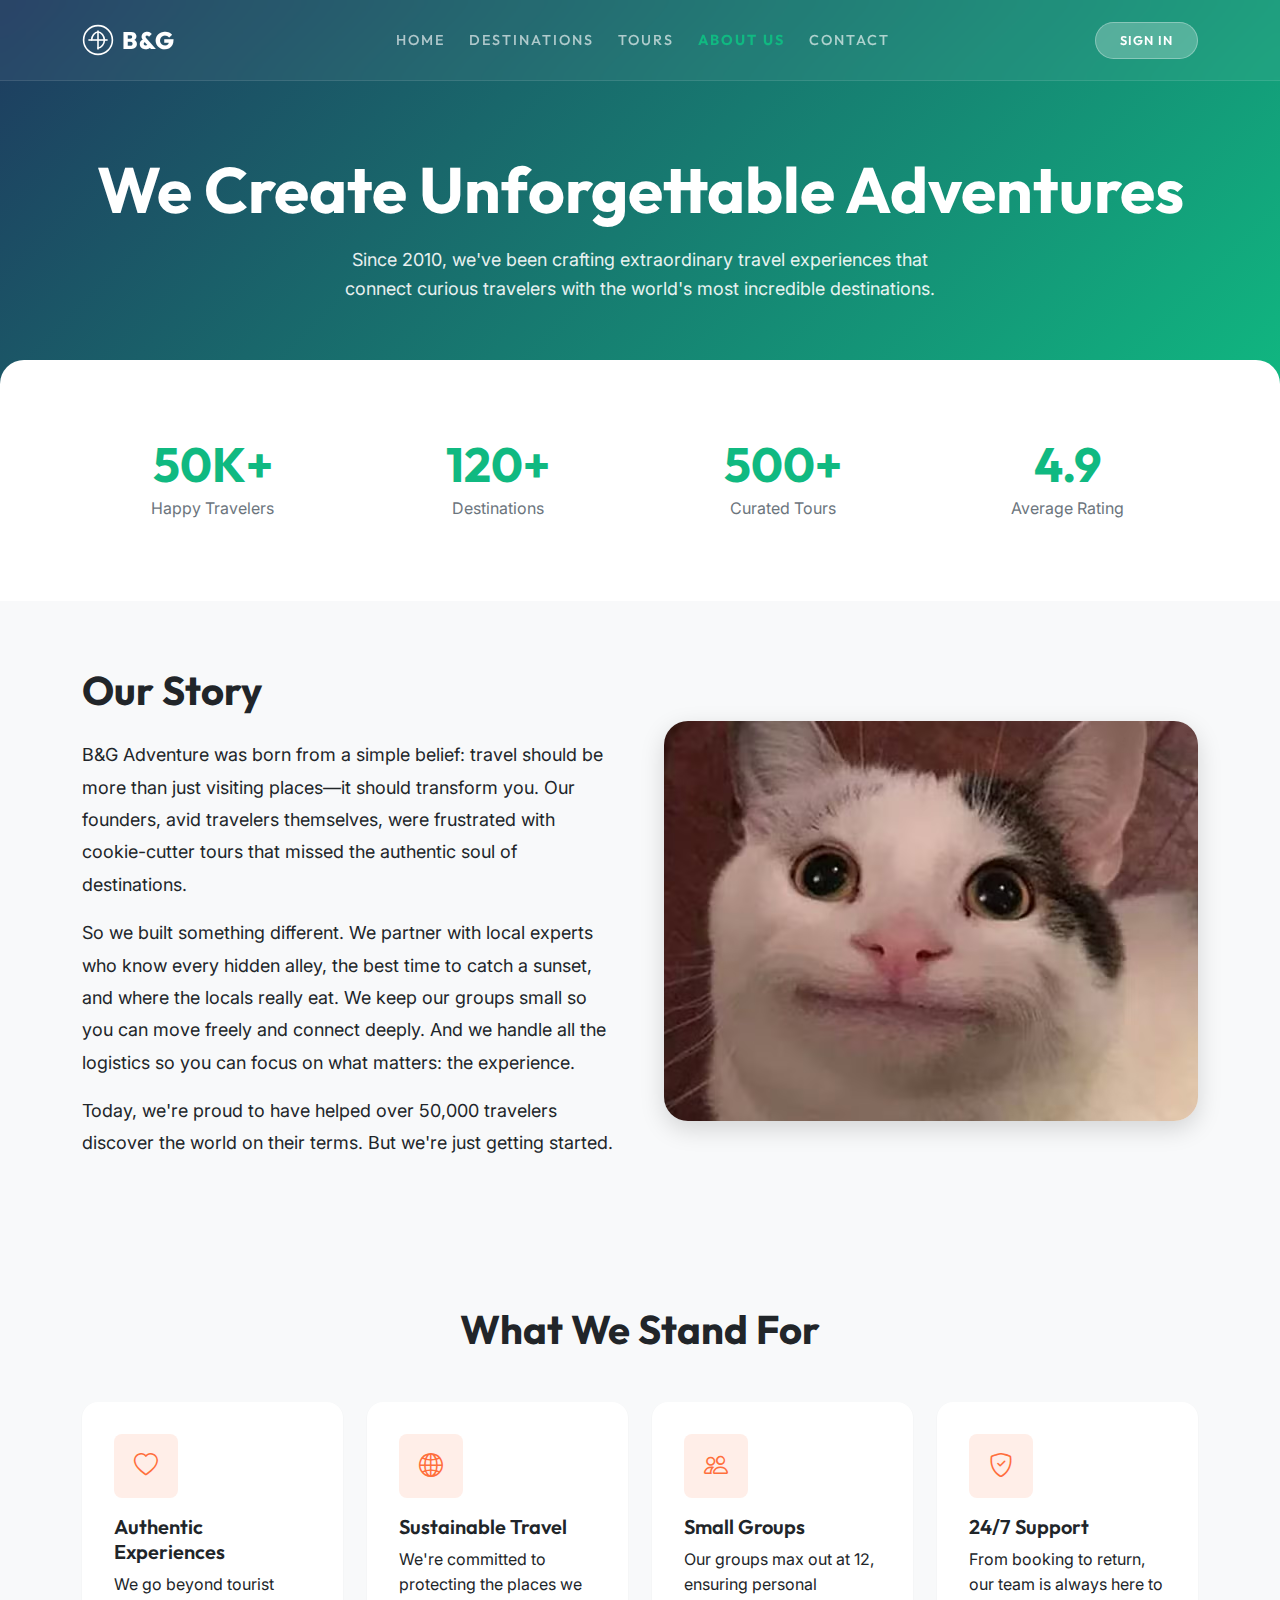
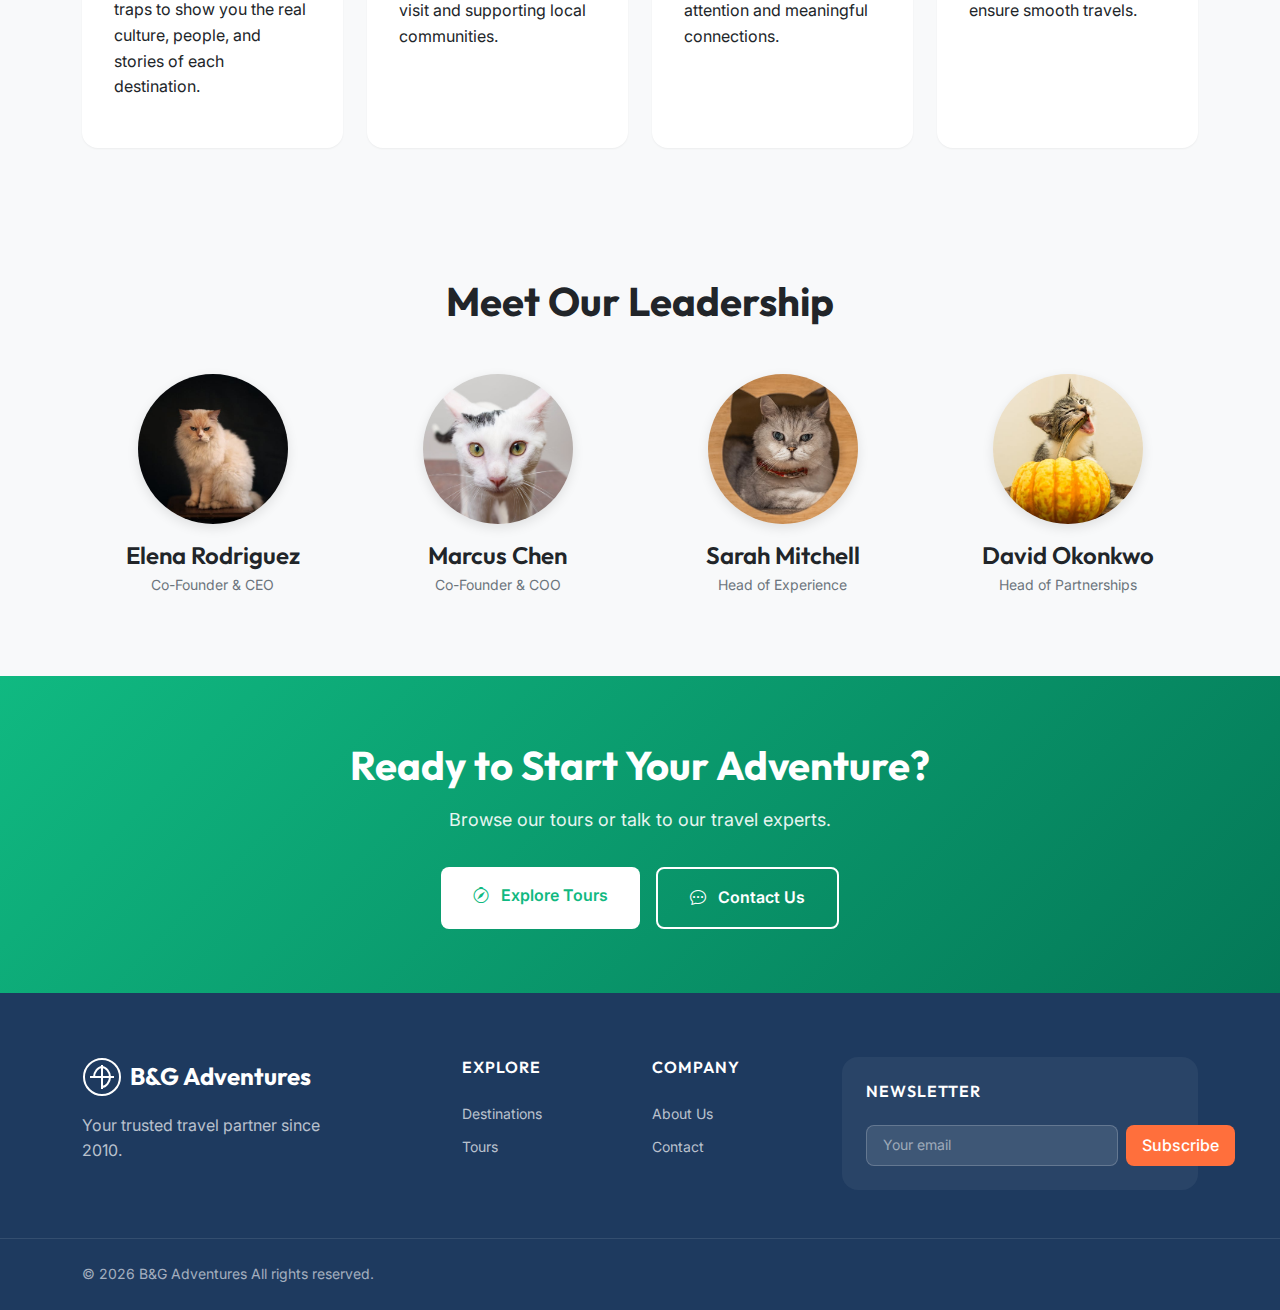
<file: about.html>
<!DOCTYPE html>
<html lang="en">
  <head>
    <link rel="icon" type="image/svg+xml" href="./assets/icons/logo.svg" />
    <meta charset="UTF-8" />
    <meta name="viewport" content="width=device-width, initial-scale=1.0" />
    <meta
      name="description"
      content="Learn about B&G Adventure - your trusted travel partner. 50,000+ happy travelers, expert local guides, and handcrafted adventures since 2010."
    />
    <title>About Us - B&G Adventures</title>

    <link rel="preconnect" href="https://fonts.googleapis.com" />
    <link rel="preconnect" href="https://fonts.gstatic.com" crossorigin />
    <link
      href="https://cdn.jsdelivr.net/npm/bootstrap@5.3.3/dist/css/bootstrap.min.css"
      rel="stylesheet"
    />
    <link
      href="https://cdn.jsdelivr.net/npm/bootstrap-icons@1.11.3/font/bootstrap-icons.min.css"
      rel="stylesheet"
    />

    <link rel="stylesheet" href="css/main.css" />
    <link rel="stylesheet" href="css/navbar.css" />
    <link rel="stylesheet" href="css/hero.css" />
    <link rel="stylesheet" href="css/home.css" />
    <link rel="stylesheet" href="css/footer.css" />

    <style>
      .about-hero {
        padding-top: 150px;
        padding-bottom: 100px;
        background: linear-gradient(
          135deg,
          var(--color-secondary) 0%,
          var(--color-primary) 100%
        );
        color: white;
      }

      .about-hero h1 {
        font-size: clamp(2.5rem, 5vw, 4rem);
        margin-bottom: var(--space-md);
      }

      .about-hero p {
        font-size: var(--size-body-lg);
        opacity: 0.9;
        max-width: 600px;
      }

      .stats-section {
        padding: var(--space-2xl) 0;
        background: white;
        margin-top: -60px;
        border-radius: var(--radius-xl) var(--radius-xl) 0 0;
        position: relative;
        z-index: 10;
      }

      .stat-box {
        text-align: center;
        padding: var(--space-xl);
      }

      .stat-box .number {
        font-family: var(--font-heading);
        font-size: var(--size-h1);
        font-weight: 700;
        color: var(--color-primary);
        line-height: 1;
      }

      .stat-box .label {
        color: var(--color-neutral-500);
        margin-top: var(--space-sm);
      }

      .story-section {
        padding: var(--space-3xl) 0;
      }

      .story-section h2 {
        margin-bottom: var(--space-lg);
      }

      .story-section p {
        font-size: var(--size-body-lg);
        line-height: 1.8;
        color: var(--color-neutral-900);
      }

      .story-image {
        border-radius: var(--radius-xl);
        overflow: hidden;
        box-shadow: var(--shadow-lg);
      }

      .story-image img {
        width: 100%;
        height: 400px;
        object-fit: cover;
      }

      .values-section {
        padding: var(--space-3xl) 0;
        background: var(--color-neutral-100);
      }

      .value-card {
        background: white;
        border-radius: var(--radius-lg);
        padding: var(--space-xl);
        height: 100%;
        box-shadow: var(--shadow-sm);
        transition: all var(--transition-base);
      }

      .value-card:hover {
        transform: translateY(-5px);
        box-shadow: var(--shadow-md);
      }

      .value-icon {
        width: 64px;
        height: 64px;
        border-radius: var(--radius-md);
        background: var(--color-accent-light);
        color: var(--color-accent);
        display: flex;
        align-items: center;
        justify-content: center;
        font-size: 1.5rem;
        margin-bottom: var(--space-md);
      }

      .value-card h3 {
        font-size: var(--size-h5);
        margin-bottom: var(--space-sm);
      }

      .team-section {
        padding: var(--space-3xl) 0;
      }

      .team-card {
        text-align: center;
      }

      .team-photo {
        width: 150px;
        height: 150px;
        border-radius: 50%;
        overflow: hidden;
        margin: 0 auto var(--space-md);
        box-shadow: var(--shadow-md);
      }

      .team-photo img {
        width: 100%;
        height: 100%;
        object-fit: cover;
      }

      .team-card h4 {
        margin-bottom: var(--space-xs);
      }

      .team-card p {
        color: var(--color-neutral-500);
        font-size: var(--size-caption);
      }

      .partners-section {
        padding: var(--space-2xl) 0;
        background: white;
        border-top: 1px solid var(--color-neutral-200);
      }

      .partner-logo {
        opacity: 0.5;
        transition: opacity var(--transition-fast);
        max-height: 40px;
      }

      .partner-logo:hover {
        opacity: 1;
      }
    </style>
  </head>

  <body>
    <nav class="navbar navbar-expand-lg" role="navigation">
      <div class="container">
        <a class="navbar-brand" href="index.html">
          <svg width="40" height="40" viewBox="0 0 40 40" fill="none">
            <circle
              cx="20"
              cy="20"
              r="18"
              stroke="currentColor"
              stroke-width="2"
            />
            <path
              d="M12 20C12 15 16 10 20 10C24 10 28 15 28 20C28 25 24 30 20 30"
              stroke="currentColor"
              stroke-width="2"
              stroke-linecap="round"
            />
            <path d="M8 20H32" stroke="currentColor" stroke-width="2" />
            <path d="M20 8V32" stroke="currentColor" stroke-width="2" />
          </svg>
          B&G
        </a>
        <div class="collapse navbar-collapse">
          <ul class="navbar-nav mx-auto">
            <li class="nav-item">
              <a class="nav-link" href="index.html">Home</a>
            </li>
            <li class="nav-item">
              <a class="nav-link" href="destinations.html">Destinations</a>
            </li>
            <li class="nav-item">
              <a class="nav-link" href="tours.html">Tours</a>
            </li>
            <li class="nav-item">
              <a class="nav-link active" href="about.html">About Us</a>
            </li>
            <li class="nav-item">
              <a class="nav-link" href="contact.html">Contact</a>
            </li>
          </ul>
        </div>
        <div class="navbar-actions d-none d-lg-flex">
          <a href="login.html" class="btn btn-outline-light btn-sm">Sign In</a>
        </div>
      </div>
    </nav>

    <main id="main-content">
      <!-- HERO -->
      <section class="about-hero text-center">
        <div class="container">
          <h1 class="text-white">We Create Unforgettable Adventures</h1>
          <p class="mx-auto">
            Since 2010, we've been crafting extraordinary travel experiences
            that connect curious travelers with the world's most incredible
            destinations.
          </p>
        </div>
      </section>

      <!-- STATS -->
      <section class="stats-section">
        <div class="container">
          <div class="row">
            <div class="col-md-3 col-6">
              <div class="stat-box">
                <div class="number">50K+</div>
                <div class="label">Happy Travelers</div>
              </div>
            </div>
            <div class="col-md-3 col-6">
              <div class="stat-box">
                <div class="number">120+</div>
                <div class="label">Destinations</div>
              </div>
            </div>
            <div class="col-md-3 col-6">
              <div class="stat-box">
                <div class="number">500+</div>
                <div class="label">Curated Tours</div>
              </div>
            </div>
            <div class="col-md-3 col-6">
              <div class="stat-box">
                <div class="number">4.9</div>
                <div class="label">Average Rating</div>
              </div>
            </div>
          </div>
        </div>
      </section>

      <!-- STORY -->
      <section class="story-section">
        <div class="container">
          <div class="row align-items-center g-5">
            <div class="col-lg-6">
              <h2>Our Story</h2>
              <p>
                B&G Adventure was born from a simple belief: travel should be
                more than just visiting places—it should transform you. Our
                founders, avid travelers themselves, were frustrated with
                cookie-cutter tours that missed the authentic soul of
                destinations.
              </p>
              <p>
                So we built something different. We partner with local experts
                who know every hidden alley, the best time to catch a sunset,
                and where the locals really eat. We keep our groups small so you
                can move freely and connect deeply. And we handle all the
                logistics so you can focus on what matters: the experience.
              </p>
              <p>
                Today, we're proud to have helped over 50,000 travelers discover
                the world on their terms. But we're just getting started.
              </p>
            </div>
            <div class="col-lg-6">
              <div class="story-image">
                <img
                  src="assets/images/about-us.png"
                  alt="Travelers exploring rice terraces"
                />
              </div>
            </div>
          </div>
        </div>
      </section>

      <!-- VALUES -->
      <section class="values-section">
        <div class="container">
          <h2 class="text-center mb-5">What We Stand For</h2>
          <div class="row g-4">
            <div class="col-md-6 col-lg-3">
              <div class="value-card">
                <div class="value-icon"><i class="bi bi-heart"></i></div>
                <h3>Authentic Experiences</h3>
                <p>
                  We go beyond tourist traps to show you the real culture,
                  people, and stories of each destination.
                </p>
              </div>
            </div>
            <div class="col-md-6 col-lg-3">
              <div class="value-card">
                <div class="value-icon"><i class="bi bi-globe2"></i></div>
                <h3>Sustainable Travel</h3>
                <p>
                  We're committed to protecting the places we visit and
                  supporting local communities.
                </p>
              </div>
            </div>
            <div class="col-md-6 col-lg-3">
              <div class="value-card">
                <div class="value-icon"><i class="bi bi-people"></i></div>
                <h3>Small Groups</h3>
                <p>
                  Our groups max out at 12, ensuring personal attention and
                  meaningful connections.
                </p>
              </div>
            </div>
            <div class="col-md-6 col-lg-3">
              <div class="value-card">
                <div class="value-icon"><i class="bi bi-shield-check"></i></div>
                <h3>24/7 Support</h3>
                <p>
                  From booking to return, our team is always here to ensure
                  smooth travels.
                </p>
              </div>
            </div>
          </div>
        </div>
      </section>

      <!-- TEAM -->
      <section class="team-section">
        <div class="container">
          <h2 class="text-center mb-5">Meet Our Leadership</h2>
          <div class="row g-4 justify-content-center">
            <div class="col-md-4 col-lg-3">
              <div class="team-card">
                <div class="team-photo">
                  <img
                    src="./assets/images/leader-1.png"
                    alt="Elena Rodriguez"
                  />
                </div>
                <h4>Elena Rodriguez</h4>
                <p>Co-Founder & CEO</p>
              </div>
            </div>
            <div class="col-md-4 col-lg-3">
              <div class="team-card">
                <div class="team-photo">
                  <img src="./assets/images/leader-2.png" alt="Marcus Chen" />
                </div>
                <h4>Marcus Chen</h4>
                <p>Co-Founder & COO</p>
              </div>
            </div>
            <div class="col-md-4 col-lg-3">
              <div class="team-card">
                <div class="team-photo">
                  <img
                    src="./assets/images/leader-3.png"
                    alt="Sarah Mitchell"
                  />
                </div>
                <h4>Sarah Mitchell</h4>
                <p>Head of Experience</p>
              </div>
            </div>
            <div class="col-md-4 col-lg-3">
              <div class="team-card">
                <div class="team-photo">
                  <img src="./assets/images/leader-4.png" alt="David Okonkwo" />
                </div>
                <h4>David Okonkwo</h4>
                <p>Head of Partnerships</p>
              </div>
            </div>
          </div>
        </div>
      </section>

      <!-- CTA -->
      <section class="cta-section">
        <div class="container">
          <h2 class="cta-title">Ready to Start Your Adventure?</h2>
          <p class="cta-text">
            Browse our tours or talk to our travel experts.
          </p>
          <div class="cta-buttons">
            <a href="tours.html" class="cta-btn-primary">
              <i class="bi bi-compass me-2"></i> Explore Tours
            </a>
            <a href="contact.html" class="cta-btn-secondary">
              <i class="bi bi-chat-dots me-2"></i> Contact Us
            </a>
          </div>
        </div>
      </section>
    </main>

    <!-- FOOTER -->
    <footer class="footer">
      <div class="container footer-main">
        <div class="row g-4">
          <div class="col-lg-4 col-md-6">
            <div class="footer-brand">
              <div class="footer-brand-logo">
                <svg width="40" height="40" viewBox="0 0 40 40" fill="none">
                  <circle
                    cx="20"
                    cy="20"
                    r="18"
                    stroke="currentColor"
                    stroke-width="2"
                  />
                  <path
                    d="M12 20C12 15 16 10 20 10C24 10 28 15 28 20C28 25 24 30 20 30"
                    stroke="currentColor"
                    stroke-width="2"
                    stroke-linecap="round"
                  />
                  <path d="M8 20H32" stroke="currentColor" stroke-width="2" />
                  <path d="M20 8V32" stroke="currentColor" stroke-width="2" />
                </svg>
                B&G Adventures
              </div>
              <p>Your trusted travel partner since 2010.</p>
            </div>
          </div>
          <div class="col-lg-2 col-md-6">
            <h6 class="footer-heading">Explore</h6>
            <ul class="footer-links">
              <li><a href="destinations.html">Destinations</a></li>
              <li><a href="tours.html">Tours</a></li>
            </ul>
          </div>
          <div class="col-lg-2 col-md-6">
            <h6 class="footer-heading">Company</h6>
            <ul class="footer-links">
              <li><a href="about.html">About Us</a></li>
              <li><a href="contact.html">Contact</a></li>
            </ul>
          </div>
          <div class="col-lg-4 col-md-6">
            <div class="footer-newsletter">
              <h6 class="footer-heading">Newsletter</h6>
              <form class="newsletter-form">
                <input type="email" placeholder="Your email" required />
                <button type="submit">Subscribe</button>
              </form>
            </div>
          </div>
        </div>
      </div>
      <div class="footer-bottom">
        <div class="container">
          <div class="footer-bottom-content">
            <p class="footer-copyright">
              © 2026 B&G Adventures All rights reserved.
            </p>
          </div>
        </div>
      </div>
    </footer>

    <script src="https://cdn.jsdelivr.net/npm/bootstrap@5.3.3/dist/js/bootstrap.bundle.min.js"></script>
    <script src="js/main.js"></script>
  </body>
</html>
</file>
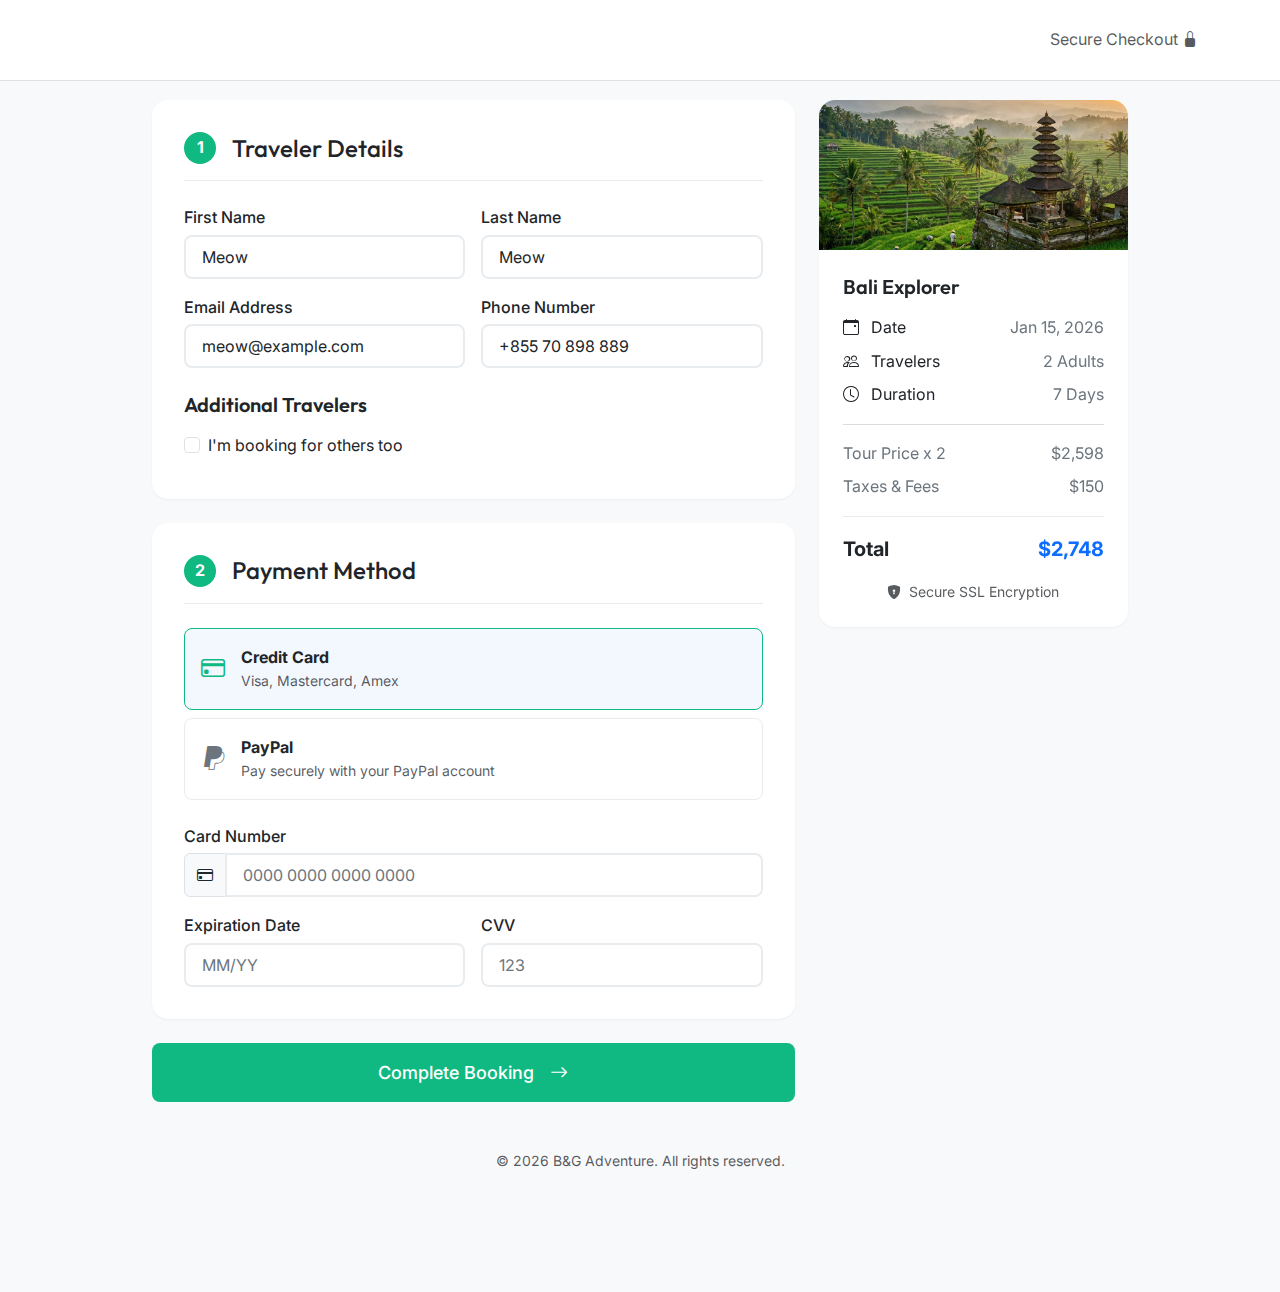
<file: booking.html>
<!DOCTYPE html>
<html lang="en">
  <head>
    <link rel="icon" type="image/svg+xml" href="./assets/icons/logo.svg" />
    <meta charset="UTF-8" />
    <meta name="viewport" content="width=device-width, initial-scale=1.0" />
    <meta
      name="description"
      content="Securely book your dream vacation with TravelCo."
    />
    <title>Checkout - B&G Adventure</title>

    <link rel="preconnect" href="https://fonts.googleapis.com" />
    <link rel="preconnect" href="https://fonts.gstatic.com" crossorigin />
    <link
      href="https://cdn.jsdelivr.net/npm/bootstrap@5.3.3/dist/css/bootstrap.min.css"
      rel="stylesheet"
    />
    <link
      href="https://cdn.jsdelivr.net/npm/bootstrap-icons@1.11.3/font/bootstrap-icons.min.css"
      rel="stylesheet"
    />

    <link rel="stylesheet" href="css/main.css" />
    <link rel="stylesheet" href="css/navbar.css" />
    <link rel="stylesheet" href="css/home.css" />
    <link rel="stylesheet" href="css/footer.css" />

    <style>
      .checkout-page {
        padding-top: 100px;
        padding-bottom: 80px;
        background-color: var(--color-neutral-100);
      }

      .checkout-container {
        max-width: 1000px;
        margin: 0 auto;
      }

      .checkout-card {
        background: white;
        border-radius: var(--radius-lg);
        box-shadow: var(--shadow-sm);
        padding: var(--space-xl);
        margin-bottom: var(--space-lg);
      }

      .step-header {
        display: flex;
        align-items: center;
        margin-bottom: var(--space-lg);
        padding-bottom: var(--space-md);
        border-bottom: 1px solid var(--color-neutral-200);
      }

      .step-number {
        width: 32px;
        height: 32px;
        background: var(--color-primary);
        color: white;
        border-radius: 50%;
        display: flex;
        align-items: center;
        justify-content: center;
        font-weight: 700;
        margin-right: var(--space-md);
      }

      .trip-summary-card {
        background: white;
        border-radius: var(--radius-lg);
        box-shadow: var(--shadow-sm);
        overflow: hidden;
        position: sticky;
        top: 100px;
      }

      .trip-image {
        height: 150px;
        width: 100%;
        object-fit: cover;
      }

      .summary-details {
        padding: var(--space-lg);
      }

      .summary-row {
        display: flex;
        justify-content: space-between;
        margin-bottom: var(--space-sm);
        color: var(--color-neutral-500);
      }

      .summary-total {
        display: flex;
        justify-content: space-between;
        margin-top: var(--space-md);
        padding-top: var(--space-md);
        border-top: 1px solid var(--color-neutral-200);
        font-weight: 700;
        font-size: var(--size-h5);
        color: var(--color-neutral-900);
      }

      .payment-method {
        border: 1px solid var(--color-neutral-200);
        border-radius: var(--radius-md);
        padding: var(--space-md);
        cursor: pointer;
        display: flex;
        align-items: center;
        margin-bottom: var(--space-sm);
        transition: all 0.2s;
      }

      .payment-method.active {
        border-color: var(--color-primary);
        background: rgba(13, 110, 253, 0.05);
      }

      .payment-method i {
        font-size: 1.5rem;
        margin-right: var(--space-md);
        color: var(--color-neutral-500);
      }

      .payment-method.active i {
        color: var(--color-primary);
      }
    </style>
  </head>

  <body class="checkout-page">
    <!-- NAVBAR (Simplified) -->
    <nav class="navbar navbar-expand-lg fixed-top bg-white border-bottom">
      <div class="container">
        <a class="navbar-brand" href="index.html">
          <svg width="32" height="32" viewBox="0 0 40 40" fill="none">
            <circle
              cx="20"
              cy="20"
              r="18"
              stroke="currentColor"
              stroke-width="2"
            />
            <path
              d="M12 20C12 15 16 10 20 10C24 10 28 15 28 20C28 25 24 30 20 30"
              stroke="currentColor"
              stroke-width="2"
              stroke-linecap="round"
            />
            <path d="M8 20H32" stroke="currentColor" stroke-width="2" />
            <path d="M20 8V32" stroke="currentColor" stroke-width="2" />
          </svg>
          B&G
        </a>
        <span class="navbar-text ms-auto text-muted"
          >Secure Checkout <i class="bi bi-lock-fill"></i
        ></span>
      </div>
    </nav>

    <div class="container checkout-container">
      <div class="row">
        <div class="col-lg-8">
          <!-- Step 1: Traveler Details -->
          <div class="checkout-card">
            <div class="step-header">
              <div class="step-number">1</div>
              <h2 class="h4 mb-0">Traveler Details</h2>
            </div>
            <form id="checkout-form">
              <div class="row g-3">
                <div class="col-md-6">
                  <label class="form-label">First Name</label>
                  <input
                    type="text"
                    class="form-control"
                    value="Meow"
                    required
                  />
                </div>
                <div class="col-md-6">
                  <label class="form-label">Last Name</label>
                  <input
                    type="text"
                    class="form-control"
                    value="Meow"
                    required
                  />
                </div>
                <div class="col-md-6">
                  <label class="form-label">Email Address</label>
                  <input
                    type="email"
                    class="form-control"
                    value="meow@example.com"
                    required
                  />
                </div>
                <div class="col-md-6">
                  <label class="form-label">Phone Number</label>
                  <input
                    type="tel"
                    class="form-control"
                    value="+855 70 898 889"
                    required
                  />
                </div>
              </div>

              <div class="mt-4">
                <h5 class="mb-3">Additional Travelers</h5>
                <div class="form-check mb-2">
                  <input
                    class="form-check-input"
                    type="checkbox"
                    id="addTraveler"
                  />
                  <label class="form-check-label" for="addTraveler">
                    I'm booking for others too
                  </label>
                </div>
              </div>
            </form>
          </div>

          <!-- Step 2: Payment -->
          <div class="checkout-card">
            <div class="step-header">
              <div class="step-number">2</div>
              <h2 class="h4 mb-0">Payment Method</h2>
            </div>

            <div class="mb-4">
              <div class="payment-method active" onclick="selectPayment(this)">
                <i class="bi bi-credit-card"></i>
                <div>
                  <strong>Credit Card</strong>
                  <div class="small text-muted">Visa, Mastercard, Amex</div>
                </div>
              </div>
              <div class="payment-method" onclick="selectPayment(this)">
                <i class="bi bi-paypal"></i>
                <div>
                  <strong>PayPal</strong>
                  <div class="small text-muted">
                    Pay securely with your PayPal account
                  </div>
                </div>
              </div>
            </div>

            <div class="row g-3">
              <div class="col-12">
                <label class="form-label">Card Number</label>
                <div class="input-group">
                  <span class="input-group-text"
                    ><i class="bi bi-credit-card"></i
                  ></span>
                  <input
                    type="text"
                    class="form-control"
                    placeholder="0000 0000 0000 0000"
                    id="cardNum"
                  />
                </div>
              </div>
              <div class="col-md-6">
                <label class="form-label">Expiration Date</label>
                <input type="text" class="form-control" placeholder="MM/YY" />
              </div>
              <div class="col-md-6">
                <label class="form-label">CVV</label>
                <input type="text" class="form-control" placeholder="123" />
              </div>
            </div>
          </div>

          <button
            type="button"
            class="btn btn-primary btn-lg w-100 mb-4"
            onclick="completeBooking()"
          >
            Complete Booking <i class="bi bi-arrow-right ms-2"></i>
          </button>
        </div>

        <div class="col-lg-4">
          <!-- Trip Summary -->
          <div class="trip-summary-card">
            <img src="assets/images/bali.png" alt="Bali" class="trip-image" />
            <div class="summary-details">
              <h5 class="mb-3">Bali Explorer</h5>

              <div class="summary-row">
                <span class="text-dark"
                  ><i class="bi bi-calendar-event me-2"></i> Date</span
                >
                <span>Jan 15, 2026</span>
              </div>
              <div class="summary-row">
                <span class="text-dark"
                  ><i class="bi bi-people me-2"></i> Travelers</span
                >
                <span>2 Adults</span>
              </div>
              <div class="summary-row">
                <span class="text-dark"
                  ><i class="bi bi-clock me-2"></i> Duration</span
                >
                <span>7 Days</span>
              </div>

              <hr class="my-3 text-secondary" />

              <div class="summary-row">
                <span>Tour Price x 2</span>
                <span>$2,598</span>
              </div>
              <div class="summary-row">
                <span>Taxes & Fees</span>
                <span>$150</span>
              </div>

              <div class="summary-total">
                <span>Total</span>
                <span class="text-primary">$2,748</span>
              </div>

              <div class="mt-3 small text-muted text-center">
                <i class="bi bi-shield-lock-fill me-1"></i> Secure SSL
                Encryption
              </div>
            </div>
          </div>
        </div>
      </div>
    </div>

    <footer class="text-center py-4 text-muted small">
      <div class="container">
        <p>&copy; 2026 B&G Adventure. All rights reserved.</p>
      </div>
    </footer>

    <script src="https://cdn.jsdelivr.net/npm/bootstrap@5.3.3/dist/js/bootstrap.bundle.min.js"></script>
    <script>
      function selectPayment(element) {
        document
          .querySelectorAll(".payment-method")
          .forEach((el) => el.classList.remove("active"));
        element.classList.add("active");
      }

      function completeBooking() {
        const btn = document.querySelector(
          'button[onclick="completeBooking()"]'
        );
        const originalText = btn.innerHTML;
        btn.innerHTML =
          '<span class="spinner-border spinner-border-sm me-2"></span> Processing...';
        btn.disabled = true;

        setTimeout(() => {
          window.location.href = "confirmation.html";
        }, 2000);
      }

      document
        .getElementById("cardNum")
        .addEventListener("input", function (e) {
          e.target.value = e.target.value
            .replace(/[^\d]/g, "")
            .replace(/(.{4})/g, "$1 ")
            .trim();
        });
    </script>
  </body>
</html>
</file>
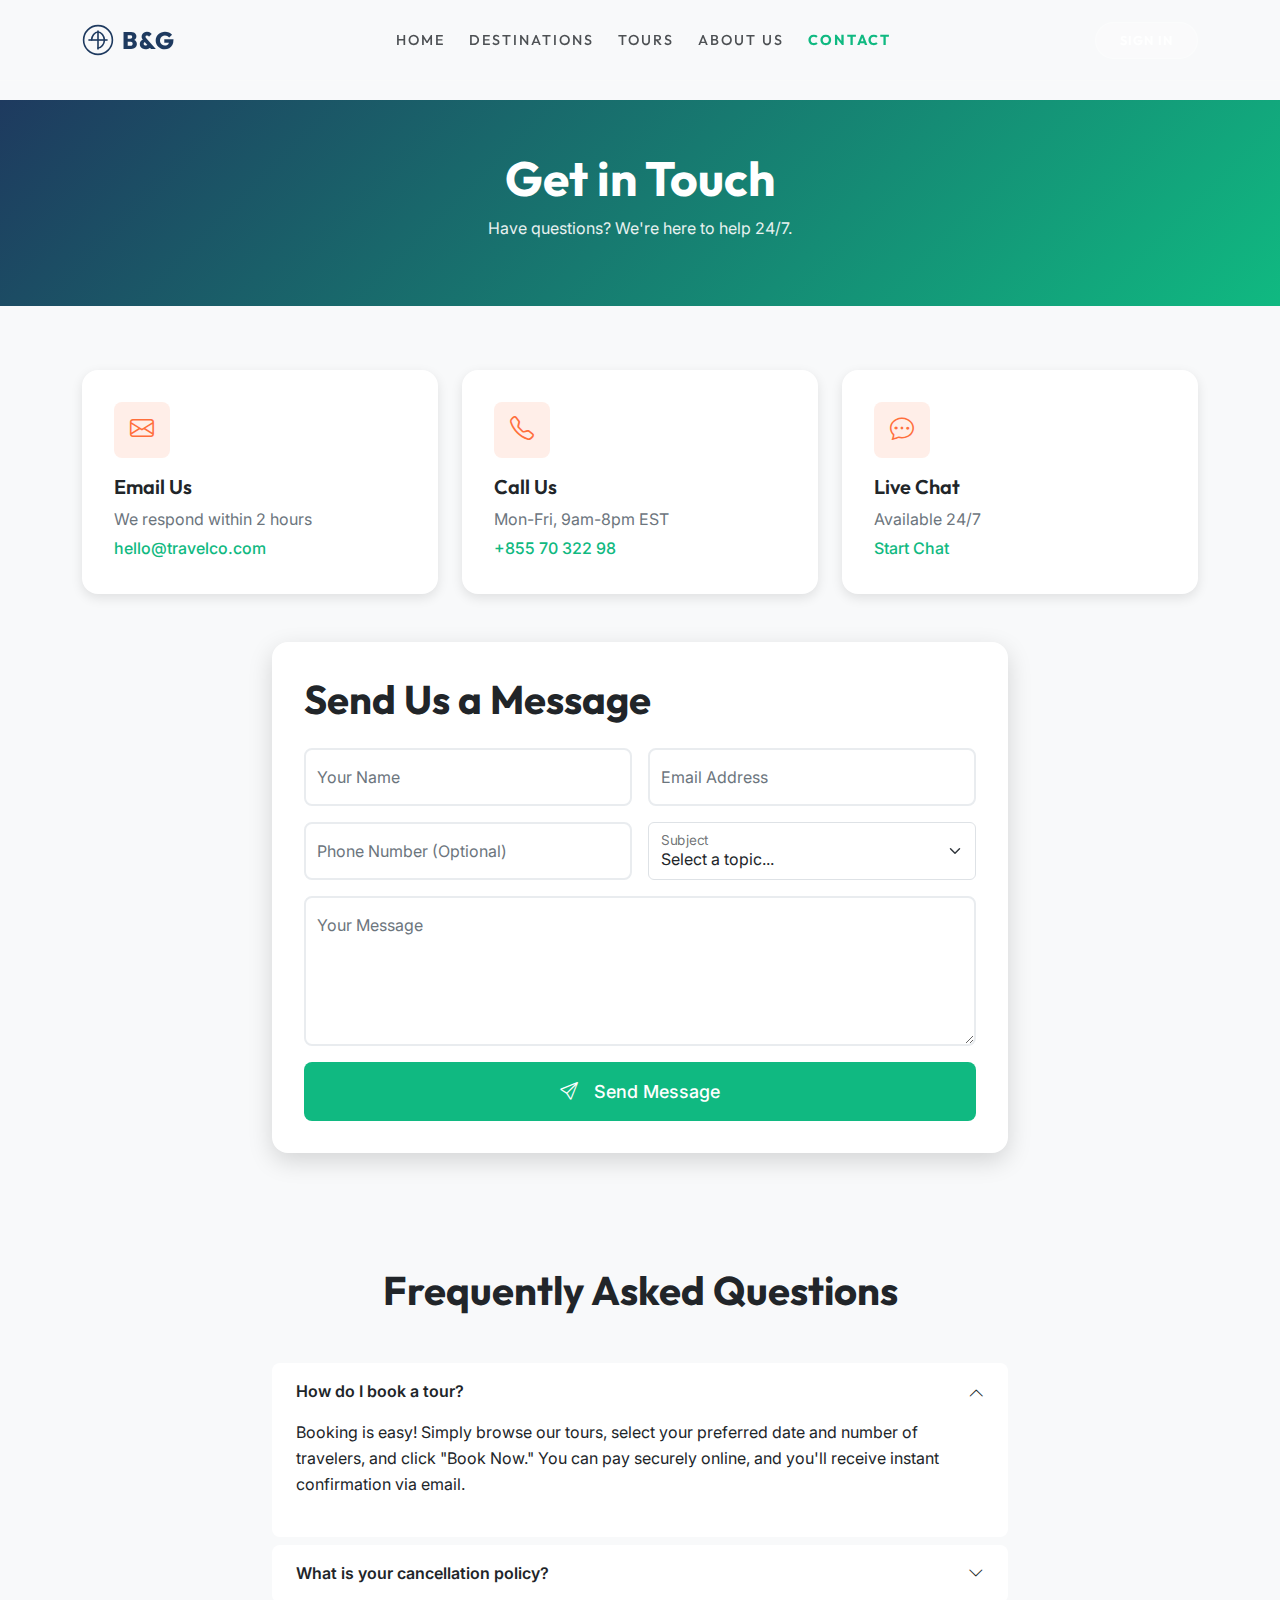
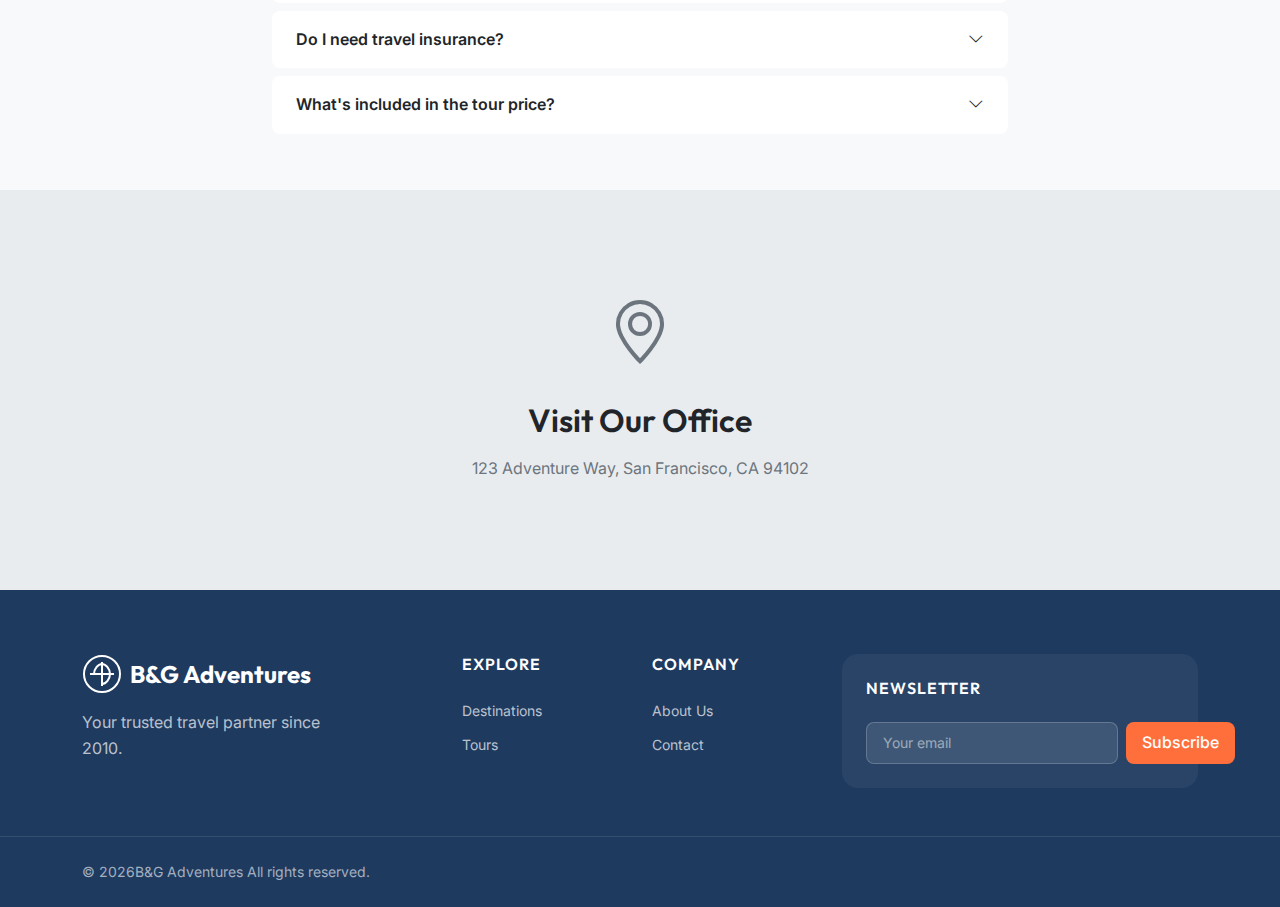
<file: contact.html>
<!DOCTYPE html>
<html lang="en">

<head>
    <meta charset="UTF-8">
    <meta name="viewport" content="width=device-width, initial-scale=1.0">
    <meta name="description"
        content="Contact TravelCo - Get in touch with our travel experts. 24/7 support, office locations, and quick response times.">
    <title>Contact Us - B&G Adventures</title>

    <link rel="preconnect" href="https://fonts.googleapis.com">
    <link rel="preconnect" href="https://fonts.gstatic.com" crossorigin>
    <link href="https://cdn.jsdelivr.net/npm/bootstrap@5.3.3/dist/css/bootstrap.min.css" rel="stylesheet">
    <link href="https://cdn.jsdelivr.net/npm/bootstrap-icons@1.11.3/font/bootstrap-icons.min.css" rel="stylesheet">

    <link rel="stylesheet" href="css/main.css">
    <link rel="stylesheet" href="css/navbar.css">
    <link rel="stylesheet" href="css/home.css">
    <link rel="stylesheet" href="css/footer.css">

    <style>
        .contact-page {
            padding-top: 100px;
        }

        .contact-hero {
            padding: var(--space-2xl) 0;
            background: linear-gradient(135deg, var(--color-secondary) 0%, var(--color-primary) 100%);
            color: white;
        }

        .contact-hero h1 {
            margin-bottom: var(--space-sm);
        }

        .contact-hero p {
            opacity: 0.9;
        }

        .contact-section {
            padding: var(--space-3xl) 0;
        }

        .contact-info-card {
            background: white;
            border-radius: var(--radius-lg);
            padding: var(--space-xl);
            box-shadow: var(--shadow-md);
            height: 100%;
        }

        .contact-icon {
            width: 56px;
            height: 56px;
            border-radius: var(--radius-md);
            background: var(--color-accent-light);
            color: var(--color-accent);
            display: flex;
            align-items: center;
            justify-content: center;
            font-size: 1.5rem;
            margin-bottom: var(--space-md);
        }

        .contact-info-card h3 {
            font-size: var(--size-h5);
            margin-bottom: var(--space-sm);
        }

        .contact-info-card p {
            color: var(--color-neutral-500);
            margin-bottom: var(--space-xs);
        }

        .contact-info-card a {
            color: var(--color-primary);
            font-weight: 500;
        }

        .contact-form-card {
            background: white;
            border-radius: var(--radius-lg);
            padding: var(--space-xl);
            box-shadow: var(--shadow-lg);
        }

        .contact-form-card h2 {
            margin-bottom: var(--space-lg);
        }

        .form-floating>label {
            color: var(--color-neutral-500);
        }

        .form-floating>.form-control:focus~label {
            color: var(--color-primary);
        }

        .faq-section {
            padding: var(--space-2xl) 0;
            background: var(--color-neutral-100);
        }

        .faq-item {
            background: white;
            border-radius: var(--radius-md);
            margin-bottom: var(--space-sm);
            overflow: hidden;
        }

        .faq-question {
            padding: var(--space-md) var(--space-lg);
            font-weight: 600;
            cursor: pointer;
            display: flex;
            justify-content: space-between;
            align-items: center;
        }

        .faq-question:hover {
            background: var(--color-neutral-100);
        }

        .faq-answer {
            padding: 0 var(--space-lg) var(--space-lg);
            display: none;
        }

        .faq-item.open .faq-answer {
            display: block;
        }

        .faq-item.open .faq-question i {
            transform: rotate(180deg);
        }

        .map-section {
            height: 400px;
            background: var(--color-neutral-200);
            display: flex;
            align-items: center;
            justify-content: center;
        }

        .map-placeholder {
            text-align: center;
            color: var(--color-neutral-500);
        }

        .map-placeholder i {
            font-size: 4rem;
            margin-bottom: var(--space-md);
            display: block;
        }
    </style>
</head>

<body class="contact-page">
    <nav class="navbar navbar-expand-lg scrolled" role="navigation">
        <div class="container">
            <a class="navbar-brand" href="index.html" style="color: var(--color-secondary);">
                <svg width="40" height="40" viewBox="0 0 40 40" fill="none">
                    <circle cx="20" cy="20" r="18" stroke="currentColor" stroke-width="2" />
                    <path d="M12 20C12 15 16 10 20 10C24 10 28 15 28 20C28 25 24 30 20 30" stroke="currentColor"
                        stroke-width="2" stroke-linecap="round" />
                    <path d="M8 20H32" stroke="currentColor" stroke-width="2" />
                    <path d="M20 8V32" stroke="currentColor" stroke-width="2" />
                </svg>
                B&G
            </a>
            <div class="collapse navbar-collapse">
                <ul class="navbar-nav mx-auto">
                    <li class="nav-item"><a class="nav-link" href="index.html"
                            style="color: var(--color-neutral-900);">Home</a></li>
                    <li class="nav-item"><a class="nav-link" href="destinations.html"
                            style="color: var(--color-neutral-900);">Destinations</a></li>
                    <li class="nav-item"><a class="nav-link" href="tours.html"
                            style="color: var(--color-neutral-900);">Tours</a></li>
                    <li class="nav-item"><a class="nav-link" href="about.html"
                            style="color: var(--color-neutral-900);">About Us</a></li>
                    <li class="nav-item"><a class="nav-link active" href="contact.html"
                            style="color: var(--color-neutral-900);">Contact</a></li>
                </ul>
            </div>
            <div class="navbar-actions d-none d-lg-flex">
                <a href="login.html" class="btn btn-primary btn-sm">Sign In</a>
            </div>
        </div>
    </nav>

    <main id="main-content">

        <!-- HERO -->
        <section class="contact-hero text-center">
            <div class="container">
                <h1 class="text-white">Get in Touch</h1>
                <p>Have questions? We're here to help 24/7.</p>
            </div>
        </section>

        <!-- CONTACT INFO CARDS -->
        <section class="contact-section">
            <div class="container">
                <div class="row g-4 mb-5">
                    <div class="col-md-4">
                        <div class="contact-info-card">
                            <div class="contact-icon"><i class="bi bi-envelope"></i></div>
                            <h3>Email Us</h3>
                            <p>We respond within 2 hours</p>
                            <a href="mailto:hello@travelco.com">hello@travelco.com</a>
                        </div>
                    </div>
                    <div class="col-md-4">
                        <div class="contact-info-card">
                            <div class="contact-icon"><i class="bi bi-telephone"></i></div>
                            <h3>Call Us</h3>
                            <p>Mon-Fri, 9am-8pm EST</p>
                            <a href="tel:+85570322098">+855 70 322 98</a>
                        </div>
                    </div>
                    <div class="col-md-4">
                        <div class="contact-info-card">
                            <div class="contact-icon"><i class="bi bi-chat-dots"></i></div>
                            <h3>Live Chat</h3>
                            <p>Available 24/7</p>
                            <a href="#" onclick="alert('Chat widget would open here')">Start Chat</a>
                        </div>
                    </div>
                </div>

                <!-- CONTACT FORM -->
                <div class="row justify-content-center">
                    <div class="col-lg-8">
                        <div class="contact-form-card">
                            <h2>Send Us a Message</h2>
                            <form id="contact-form">
                                <div class="row g-3">
                                    <div class="col-md-6">
                                        <div class="form-floating">
                                            <input type="text" class="form-control" id="name" placeholder="Your Name"
                                                required>
                                            <label for="name">Your Name</label>
                                        </div>
                                    </div>
                                    <div class="col-md-6">
                                        <div class="form-floating">
                                            <input type="email" class="form-control" id="email"
                                                placeholder="Email Address" required>
                                            <label for="email">Email Address</label>
                                        </div>
                                    </div>
                                    <div class="col-md-6">
                                        <div class="form-floating">
                                            <input type="tel" class="form-control" id="phone"
                                                placeholder="Phone Number">
                                            <label for="phone">Phone Number (Optional)</label>
                                        </div>
                                    </div>
                                    <div class="col-md-6">
                                        <div class="form-floating">
                                            <select class="form-select" id="subject" required>
                                                <option value="">Select a topic...</option>
                                                <option value="booking">Booking Inquiry</option>
                                                <option value="support">Trip Support</option>
                                                <option value="custom">Custom Trip Request</option>
                                                <option value="partnership">Partnership</option>
                                                <option value="other">Other</option>
                                            </select>
                                            <label for="subject">Subject</label>
                                        </div>
                                    </div>
                                    <div class="col-12">
                                        <div class="form-floating">
                                            <textarea class="form-control" id="message" placeholder="Your Message"
                                                style="height: 150px" required></textarea>
                                            <label for="message">Your Message</label>
                                        </div>
                                    </div>
                                    <div class="col-12">
                                        <button type="submit" class="btn btn-primary btn-lg w-100">
                                            <i class="bi bi-send me-2"></i> Send Message
                                        </button>
                                    </div>
                                </div>
                            </form>
                        </div>
                    </div>
                </div>
            </div>
        </section>

        <!-- FAQ SECTION -->
        <section class="faq-section">
            <div class="container">
                <h2 class="text-center mb-5">Frequently Asked Questions</h2>
                <div class="row justify-content-center">
                    <div class="col-lg-8">
                        <div class="faq-item open">
                            <div class="faq-question" onclick="toggleFaq(this)">
                                How do I book a tour?
                                <i class="bi bi-chevron-down"></i>
                            </div>
                            <div class="faq-answer">
                                <p>Booking is easy! Simply browse our tours, select your preferred date and number of
                                    travelers, and click "Book Now." You can pay securely online, and you'll receive
                                    instant confirmation via email.</p>
                            </div>
                        </div>
                        <div class="faq-item">
                            <div class="faq-question" onclick="toggleFaq(this)">
                                What is your cancellation policy?
                                <i class="bi bi-chevron-down"></i>
                            </div>
                            <div class="faq-answer">
                                <p>Most tours offer free cancellation up to 30 days before departure. Cancellations
                                    15-29 days out receive a 50% refund. Less than 15 days, unfortunately no refund is
                                    available. Some special tours may have different policies, which are clearly noted
                                    on their pages.</p>
                            </div>
                        </div>
                        <div class="faq-item">
                            <div class="faq-question" onclick="toggleFaq(this)">
                                Do I need travel insurance?
                                <i class="bi bi-chevron-down"></i>
                            </div>
                            <div class="faq-answer">
                                <p>While not required, we strongly recommend comprehensive travel insurance for all
                                    trips. It protects you against unforeseen circumstances like trip cancellation,
                                    medical emergencies, and lost luggage. We can recommend trusted providers.</p>
                            </div>
                        </div>
                        <div class="faq-item">
                            <div class="faq-question" onclick="toggleFaq(this)">
                                What's included in the tour price?
                                <i class="bi bi-chevron-down"></i>
                            </div>
                            <div class="faq-answer">
                                <p>Each tour page has a detailed "What's Included" section. Generally, our tours include
                                    accommodation, specified meals, all activities and entrance fees, expert guides, and
                                    local transportation. International flights are typically not included.</p>
                            </div>
                        </div>
                    </div>
                </div>
            </div>
        </section>

        <!-- MAP -->
        <section class="map-section">
            <div class="map-placeholder">
                <i class="bi bi-geo-alt"></i>
                <h3>Visit Our Office</h3>
                <p>123 Adventure Way, San Francisco, CA 94102</p>
            </div>
        </section>

    </main>

    <!-- FOOTER -->
    <footer class="footer">
        <div class="container footer-main">
            <div class="row g-4">
                <div class="col-lg-4 col-md-6">
                    <div class="footer-brand">
                        <div class="footer-brand-logo">
                            <svg width="40" height="40" viewBox="0 0 40 40" fill="none">
                                <circle cx="20" cy="20" r="18" stroke="currentColor" stroke-width="2" />
                                <path d="M12 20C12 15 16 10 20 10C24 10 28 15 28 20C28 25 24 30 20 30"
                                    stroke="currentColor" stroke-width="2" stroke-linecap="round" />
                                <path d="M8 20H32" stroke="currentColor" stroke-width="2" />
                                <path d="M20 8V32" stroke="currentColor" stroke-width="2" />
                            </svg>
                            B&G Adventures
                        </div>
                        <p>Your trusted travel partner since 2010.</p>
                    </div>
                </div>
                <div class="col-lg-2 col-md-6">
                    <h6 class="footer-heading">Explore</h6>
                    <ul class="footer-links">
                        <li><a href="destinations.html">Destinations</a></li>
                        <li><a href="tours.html">Tours</a></li>
                    </ul>
                </div>
                <div class="col-lg-2 col-md-6">
                    <h6 class="footer-heading">Company</h6>
                    <ul class="footer-links">
                        <li><a href="about.html">About Us</a></li>
                        <li><a href="contact.html">Contact</a></li>
                    </ul>
                </div>
                <div class="col-lg-4 col-md-6">
                    <div class="footer-newsletter">
                        <h6 class="footer-heading">Newsletter</h6>
                        <form class="newsletter-form">
                            <input type="email" placeholder="Your email" required>
                            <button type="submit">Subscribe</button>
                        </form>
                    </div>
                </div>
            </div>
        </div>
        <div class="footer-bottom">
            <div class="container">
                <div class="footer-bottom-content">
                    <p class="footer-copyright">© 2026B&G Adventures All rights reserved.</p>
                </div>
            </div>
        </div>
    </footer>

    <script src="https://cdn.jsdelivr.net/npm/bootstrap@5.3.3/dist/js/bootstrap.bundle.min.js"></script>
    <script src="js/main.js"></script>
    <script>
        // FAQ toggle
        function toggleFaq(element) {
            const item = element.parentElement;
            item.classList.toggle('open');
        }

        // Form submission
        document.getElementById('contact-form').addEventListener('submit', function (e) {
            e.preventDefault();
            const btn = this.querySelector('button[type="submit"]');
            btn.innerHTML = '<i class="bi bi-check-circle me-2"></i> Message Sent!';
            btn.disabled = true;
            setTimeout(() => {
                btn.innerHTML = '<i class="bi bi-send me-2"></i> Send Message';
                btn.disabled = false;
                this.reset();
            }, 3000);
        });
    </script>
</body>

</html>
</file>
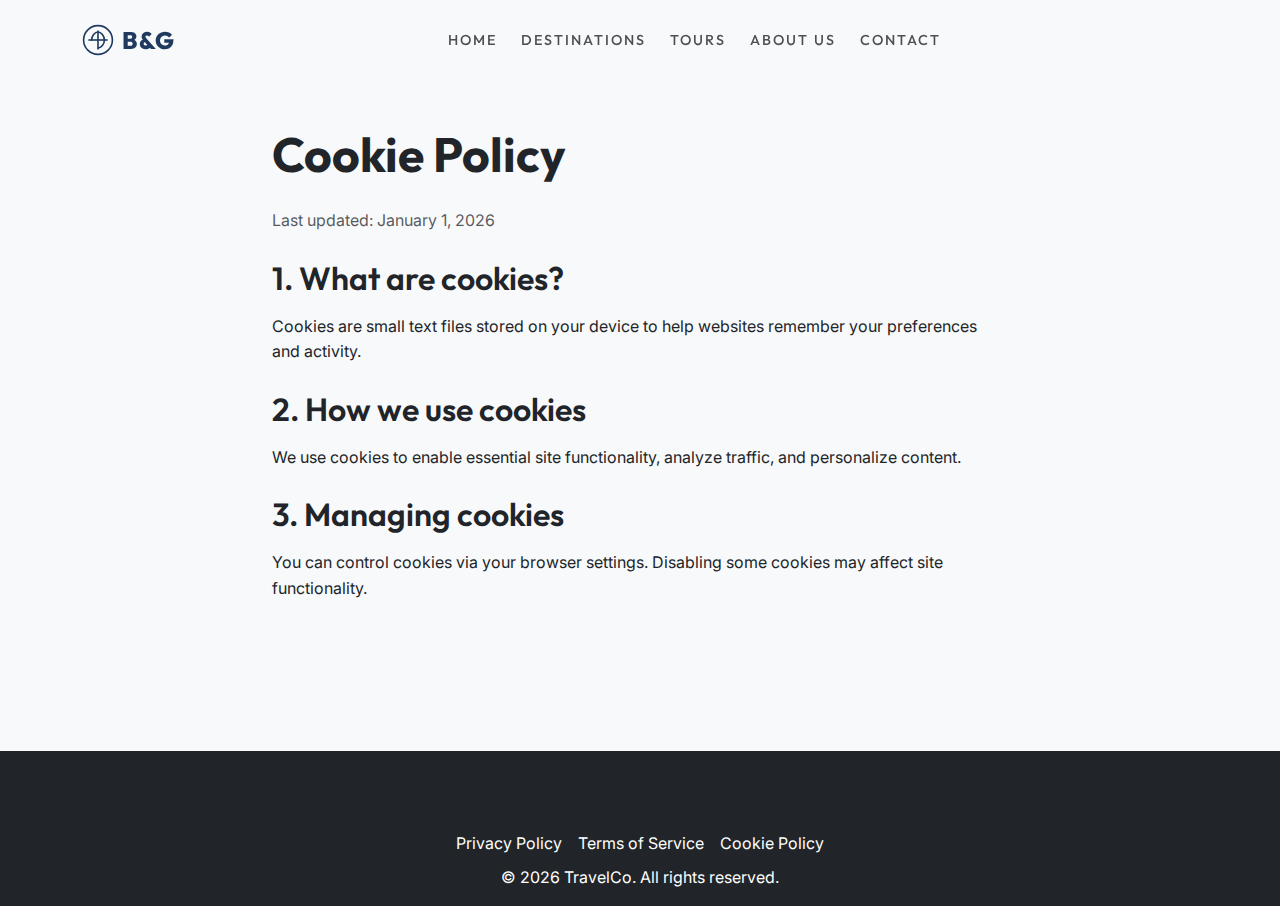
<file: cookie-policy.html>
<!DOCTYPE html>
<html lang="en">
  <head>
    <meta charset="UTF-8" />
    <meta name="viewport" content="width=device-width, initial-scale=1.0" />
    <meta name="description" content="Cookie Policy for TravelCo" />
    <title>Cookie Policy - TravelCo</title>
    <link
      href="https://cdn.jsdelivr.net/npm/bootstrap@5.3.3/dist/css/bootstrap.min.css"
      rel="stylesheet"
    />
    <link
      href="https://cdn.jsdelivr.net/npm/bootstrap-icons@1.11.3/font/bootstrap-icons.min.css"
      rel="stylesheet"
    />
    <link rel="stylesheet" href="css/main.css" />
    <link rel="stylesheet" href="css/navbar.css" />
    <link rel="stylesheet" href="css/footer.css" />
  </head>

  <body class="with-navbar-offset">
    <a href="#main-content" class="skip-link">Skip to main content</a>

    <nav
      class="navbar navbar-expand-lg scrolled"
      role="navigation"
      aria-label="Main navigation"
    >
      <div class="container">
        <a
          class="navbar-brand"
          href="index.html"
          style="color: var(--color-secondary)"
        >
          <svg width="40" height="40" viewBox="0 0 40 40" fill="none">
            <circle
              cx="20"
              cy="20"
              r="18"
              stroke="currentColor"
              stroke-width="2"
            />
            <path
              d="M12 20C12 15 16 10 20 10C24 10 28 15 28 20C28 25 24 30 20 30"
              stroke="currentColor"
              stroke-width="2"
              stroke-linecap="round"
            />
            <path d="M8 20H32" stroke="currentColor" stroke-width="2" />
            <path d="M20 8V32" stroke="currentColor" stroke-width="2" />
          </svg>
          B&G
        </a>

        <button
          class="navbar-toggler d-lg-none"
          type="button"
          data-bs-toggle="offcanvas"
          data-bs-target="#mobileMenu"
          style="background: var(--color-neutral-100)"
        >
          <i
            class="bi bi-list fs-4"
            style="color: var(--color-neutral-900)"
          ></i>
        </button>

        <div class="collapse navbar-collapse" id="navbarNav">
          <ul class="navbar-nav mx-auto">
            <li class="nav-item">
              <a
                class="nav-link"
                href="index.html"
                style="color: var(--color-neutral-900)"
                >Home</a
              >
            </li>
            <li class="nav-item">
              <a
                class="nav-link"
                href="destinations.html"
                style="color: var(--color-neutral-900)"
                >Destinations</a
              >
            </li>
            <li class="nav-item">
              <a
                class="nav-link"
                href="tours.html"
                style="color: var(--color-neutral-900)"
                >Tours</a
              >
            </li>
            <li class="nav-item">
              <a
                class="nav-link"
                href="about.html"
                style="color: var(--color-neutral-900)"
                >About Us</a
              >
            </li>
            <li class="nav-item">
              <a
                class="nav-link"
                href="contact.html"
                style="color: var(--color-neutral-900)"
                >Contact</a
              >
            </li>
          </ul>
        </div>

        <div >
          
        </div>
      </div>
    </nav>

    <!-- Mobile Menu -->
    <div class="offcanvas offcanvas-start" tabindex="-1" id="mobileMenu">
      <div class="offcanvas-header">
        <h5 class="offcanvas-title">B&G</h5>
        <button
          type="button"
          class="btn-close"
          data-bs-dismiss="offcanvas"
        ></button>
      </div>
      <div class="offcanvas-body">
        <ul class="navbar-nav">
          <li class="nav-item">
            <a class="nav-link" href="index.html">Home</a>
          </li>
          <li class="nav-item">
            <a class="nav-link" href="destinations.html">Destinations</a>
          </li>
          <li class="nav-item">
            <a class="nav-link" href="tours.html">Tours</a>
          </li>
          <li class="nav-item">
            <a class="nav-link" href="about.html">About Us</a>
          </li>
          <li class="nav-item">
            <a class="nav-link" href="contact.html">Contact</a>
          </li>
        </ul>
      </div>
    </div>

    <main id="main-content" class="container py-5" style="min-height: 75vh">
      <div class="row justify-content-center">
        <div class="col-lg-8">
          <h1 class="mb-4">Cookie Policy</h1>
          <p class="text-muted">Last updated: January 1, 2026</p>

          <h3 class="mt-4">1. What are cookies?</h3>
          <p>
            Cookies are small text files stored on your device to help websites
            remember your preferences and activity.
          </p>

          <h3 class="mt-4">2. How we use cookies</h3>
          <p>
            We use cookies to enable essential site functionality, analyze
            traffic, and personalize content.
          </p>

          <h3 class="mt-4">3. Managing cookies</h3>
          <p>
            You can control cookies via your browser settings. Disabling some
            cookies may affect site functionality.
          </p>
        </div>
      </div>
    </main>

    <footer class="footer mt-auto bg-dark text-white" role="contentinfo">
      <div class="container py-3">
        <div class="d-flex justify-content-center gap-3 mb-2">
          <a href="privacy.html" class="text-white">Privacy Policy</a>
          <a href="terms.html" class="text-white">Terms of Service</a>
          <a href="cookie-policy.html" class="text-white">Cookie Policy</a>
        </div>
        <div class="text-center">
          <p class="mb-0">&copy; 2026 TravelCo. All rights reserved.</p>
        </div>
      </div>
    </footer>

    <script src="https://cdn.jsdelivr.net/npm/bootstrap@5.3.3/dist/js/bootstrap.bundle.min.js"></script>
    <script src="js/main.js"></script>
  </body>
</html>
</file>
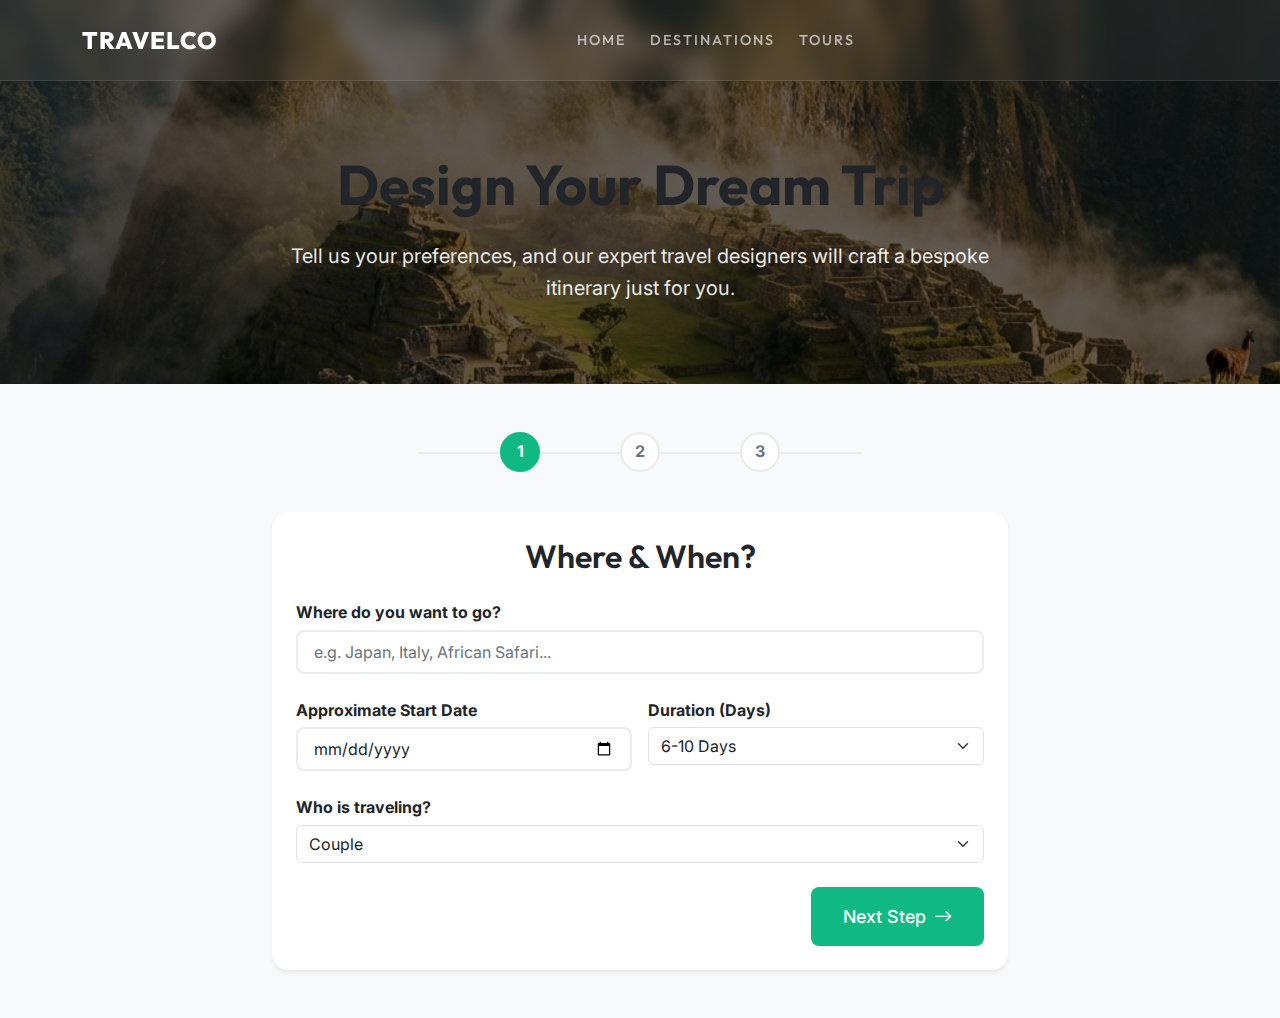
<file: custom-trip.html>
<!DOCTYPE html>
<html lang="en">
  <head>
    <link rel="icon" type="image/svg+xml" href="./assets/icons/logo.svg" />
    <meta charset="UTF-8" />
    <meta name="viewport" content="width=device-width, initial-scale=1.0" />
    <meta
      name="description"
      content="Design your perfect custom trip with TravelCo. Tell us your preferences and our experts will craft a personalized itinerary just for you."
    />
    <title>Custom Trip Builder - TravelCo</title>

    <link rel="preconnect" href="https://fonts.googleapis.com" />
    <link rel="preconnect" href="https://fonts.gstatic.com" crossorigin />
    <link
      href="https://cdn.jsdelivr.net/npm/bootstrap@5.3.3/dist/css/bootstrap.min.css"
      rel="stylesheet"
    />
    <link
      href="https://cdn.jsdelivr.net/npm/bootstrap-icons@1.11.3/font/bootstrap-icons.min.css"
      rel="stylesheet"
    />

    <link rel="stylesheet" href="css/main.css" />
    <link rel="stylesheet" href="css/navbar.css" />
    <link rel="stylesheet" href="css/home.css" />
    <link rel="stylesheet" href="css/footer.css" />

    <style>
      .custom-trip-hero {
        padding-top: 150px;
        padding-bottom: 80px;
        background: linear-gradient(rgba(0, 0, 0, 0.6), rgba(0, 0, 0, 0.6)),
          url("assets/images/machu-picchu.png");
        background-size: cover;
        background-position: center;
        color: white;
        text-align: center;
      }

      .custom-trip-hero h1 {
        font-family: var(--font-heading);
        font-size: 3.5rem;
        margin-bottom: 20px;
      }

      .custom-trip-hero p {
        font-size: 1.25rem;
        max-width: 700px;
        margin: 0 auto;
        opacity: 0.9;
      }

      .step-indicator {
        display: flex;
        justify-content: center;
        margin-bottom: 40px;
        position: relative;
      }

      .step-indicator::before {
        content: "";
        position: absolute;
        top: 20px;
        left: 50%;
        transform: translateX(-50%);
        width: 60%;
        height: 2px;
        background: var(--color-neutral-200);
        z-index: 0;
      }

      .step {
        width: 40px;
        height: 40px;
        background: white;
        border: 2px solid var(--color-neutral-200);
        color: var(--color-neutral-500);
        border-radius: 50%;
        display: flex;
        align-items: center;
        justify-content: center;
        font-weight: 700;
        position: relative;
        z-index: 1;
        margin: 0 40px;
        transition: all 0.3s ease;
      }

      .step.active {
        background: var(--color-primary);
        border-color: var(--color-primary);
        color: white;
      }

      .step.completed {
        background: var(--color-success);
        border-color: var(--color-success);
        color: white;
      }

      .form-step {
        display: none;
        animation: fadeIn 0.5s ease;
      }

      .form-step.active {
        display: block;
      }

      @keyframes fadeIn {
        from {
          opacity: 0;
          transform: translateY(10px);
        }

        to {
          opacity: 1;
          transform: translateY(0);
        }
      }

      .interest-pill {
        display: inline-block;
        margin: 5px;
      }

      .interest-pill input {
        display: none;
      }

      .interest-pill label {
        display: block;
        padding: 10px 20px;
        background: var(--color-neutral-100);
        border-radius: 50px;
        cursor: pointer;
        transition: all 0.2s;
        border: 1px solid transparent;
      }

      .interest-pill input:checked + label {
        background: var(--color-primary);
        color: white;
        box-shadow: 0 4px 10px rgba(13, 110, 253, 0.3);
      }
    </style>
  </head>

  <body>
    <!-- NAVBAR -->
    <nav class="navbar navbar-expand-lg" role="navigation">
      <div class="container">
        <a class="navbar-brand" href="index.html">TravelCo</a>
        <div class="collapse navbar-collapse">
          <ul class="navbar-nav mx-auto">
            <li class="nav-item">
              <a class="nav-link" href="index.html">Home</a>
            </li>
            <li class="nav-item">
              <a class="nav-link" href="destinations.html">Destinations</a>
            </li>
            <li class="nav-item">
              <a class="nav-link" href="tours.html">Tours</a>
            </li>
          </ul>
        </div>
      </div>
    </nav>

    <header class="custom-trip-hero">
      <div class="container">
        <h1>Design Your Dream Trip</h1>
        <p>
          Tell us your preferences, and our expert travel designers will craft a
          bespoke itinerary just for you.
        </p>
      </div>
    </header>

    <main class="container py-5">
      <div class="row justify-content-center">
        <div class="col-lg-8">
          <div class="step-indicator">
            <div class="step active" id="step1-indicator">1</div>
            <div class="step" id="step2-indicator">2</div>
            <div class="step" id="step3-indicator">3</div>
          </div>

          <form id="custom-trip-form" class="card p-4 shadow-sm">
            <!-- STEP 1: Basic Info -->
            <div class="form-step active" id="step1">
              <h3 class="mb-4 text-center">Where & When?</h3>

              <div class="mb-4">
                <label class="form-label fw-bold"
                  >Where do you want to go?</label
                >
                <input
                  type="text"
                  class="form-control form-control-lg"
                  placeholder="e.g. Japan, Italy, African Safari..."
                  required
                />
              </div>

              <div class="row g-3 mb-4">
                <div class="col-md-6">
                  <label class="form-label fw-bold"
                    >Approximate Start Date</label
                  >
                  <input type="date" class="form-control" />
                </div>
                <div class="col-md-6">
                  <label class="form-label fw-bold">Duration (Days)</label>
                  <select class="form-select">
                    <option>1-5 Days</option>
                    <option selected>6-10 Days</option>
                    <option>11-15 Days</option>
                    <option>15+ Days</option>
                  </select>
                </div>
              </div>

              <div class="mb-4">
                <label class="form-label fw-bold">Who is traveling?</label>
                <select class="form-select">
                  <option>Solo Traveler</option>
                  <option selected>Couple</option>
                  <option>Family (with kids)</option>
                  <option>Group of Friends</option>
                </select>
              </div>

              <div class="d-flex justify-content-end">
                <button
                  type="button"
                  class="btn btn-primary btn-lg"
                  onclick="nextStep(1)"
                >
                  Next Step <i class="bi bi-arrow-right"></i>
                </button>
              </div>
            </div>

            <!-- STEP 2: Preferences -->
            <div class="form-step" id="step2">
              <h3 class="mb-4 text-center">Travel Style</h3>

              <div class="mb-4 text-center">
                <label class="form-label fw-bold d-block mb-3"
                  >What are you interested in?</label
                >
                <div class="d-flex flex-wrap justify-content-center">
                  <div class="interest-pill">
                    <input type="checkbox" id="culture" /><label for="culture"
                      >Culture & History</label
                    >
                  </div>
                  <div class="interest-pill">
                    <input type="checkbox" id="food" /><label for="food"
                      >Food & Wine</label
                    >
                  </div>
                  <div class="interest-pill">
                    <input type="checkbox" id="adventure" /><label
                      for="adventure"
                      >Adventure</label
                    >
                  </div>
                  <div class="interest-pill">
                    <input type="checkbox" id="beach" /><label for="beach"
                      >Beach & Relaxation</label
                    >
                  </div>
                  <div class="interest-pill">
                    <input type="checkbox" id="nature" /><label for="nature"
                      >Nature & Wildlife</label
                    >
                  </div>
                  <div class="interest-pill">
                    <input type="checkbox" id="luxury" /><label for="luxury"
                      >Luxury</label
                    >
                  </div>
                  <div class="interest-pill">
                    <input type="checkbox" id="wellness" /><label for="wellness"
                      >Wellness & Spa</label
                    >
                  </div>
                </div>
              </div>

              <div class="mb-4">
                <label class="form-label fw-bold"
                  >Budget Per Person (excl. flights)</label
                >
                <input
                  type="range"
                  class="form-range"
                  min="1000"
                  max="10000"
                  step="500"
                  id="budgetRange"
                />
                <div class="d-flex justify-content-between text-muted small">
                  <span>$1,000</span>
                  <span class="fw-bold text-primary" id="budgetValue"
                    >$5,500</span
                  >
                  <span>$10,000+</span>
                </div>
              </div>

              <div class="d-flex justify-content-between">
                <button
                  type="button"
                  class="btn btn-outline-secondary"
                  onclick="prevStep(2)"
                >
                  Back
                </button>
                <button
                  type="button"
                  class="btn btn-primary btn-lg"
                  onclick="nextStep(2)"
                >
                  Next Step <i class="bi bi-arrow-right"></i>
                </button>
              </div>
            </div>

            <!-- STEP 3: Contact -->
            <div class="form-step" id="step3">
              <h3 class="mb-4 text-center">Contact Details</h3>

              <div class="row g-3 mb-3">
                <div class="col-md-6">
                  <label class="form-label">First Name</label>
                  <input type="text" class="form-control" required />
                </div>
                <div class="col-md-6">
                  <label class="form-label">Last Name</label>
                  <input type="text" class="form-control" required />
                </div>
              </div>

              <div class="mb-3">
                <label class="form-label">Email Address</label>
                <input type="email" class="form-control" required />
              </div>

              <div class="mb-4">
                <label class="form-label"
                  >Any specific wishes or requirements?</label
                >
                <textarea class="form-control" rows="4"></textarea>
              </div>

              <div class="d-flex justify-content-between">
                <button
                  type="button"
                  class="btn btn-outline-secondary"
                  onclick="prevStep(3)"
                >
                  Back
                </button>
                <button type="submit" class="btn btn-success btn-lg">
                  Submit Request <i class="bi bi-check-lg"></i>
                </button>
              </div>
            </div>
          </form>
        </div>
      </div>
    </main>

    <script src="https://cdn.jsdelivr.net/npm/bootstrap@5.3.3/dist/js/bootstrap.bundle.min.js"></script>
    <script>
      function nextStep(step) {
        document.getElementById(`step${step}`).classList.remove("active");
        document.getElementById(`step${step + 1}`).classList.add("active");
        document
          .getElementById(`step${step}-indicator`)
          .classList.add("completed");
        document
          .getElementById(`step${step + 1}-indicator`)
          .classList.add("active");
      }

      function prevStep(step) {
        document.getElementById(`step${step}`).classList.remove("active");
        document.getElementById(`step${step - 1}`).classList.add("active");
        document
          .getElementById(`step${step}-indicator`)
          .classList.remove("active");
        document
          .getElementById(`step${step - 1}-indicator`)
          .classList.remove("completed");
      }

      document
        .getElementById("budgetRange")
        .addEventListener("input", function () {
          document.getElementById("budgetValue").textContent =
            "$" + parseInt(this.value).toLocaleString();
        });

      document
        .getElementById("custom-trip-form")
        .addEventListener("submit", function (e) {
          e.preventDefault();
          alert(
            "Thank you! Your custom trip request has been sent to our experts. We will contact you shortly."
          );
          window.location.href = "index.html";
        });
    </script>
  </body>
</html>
</file>
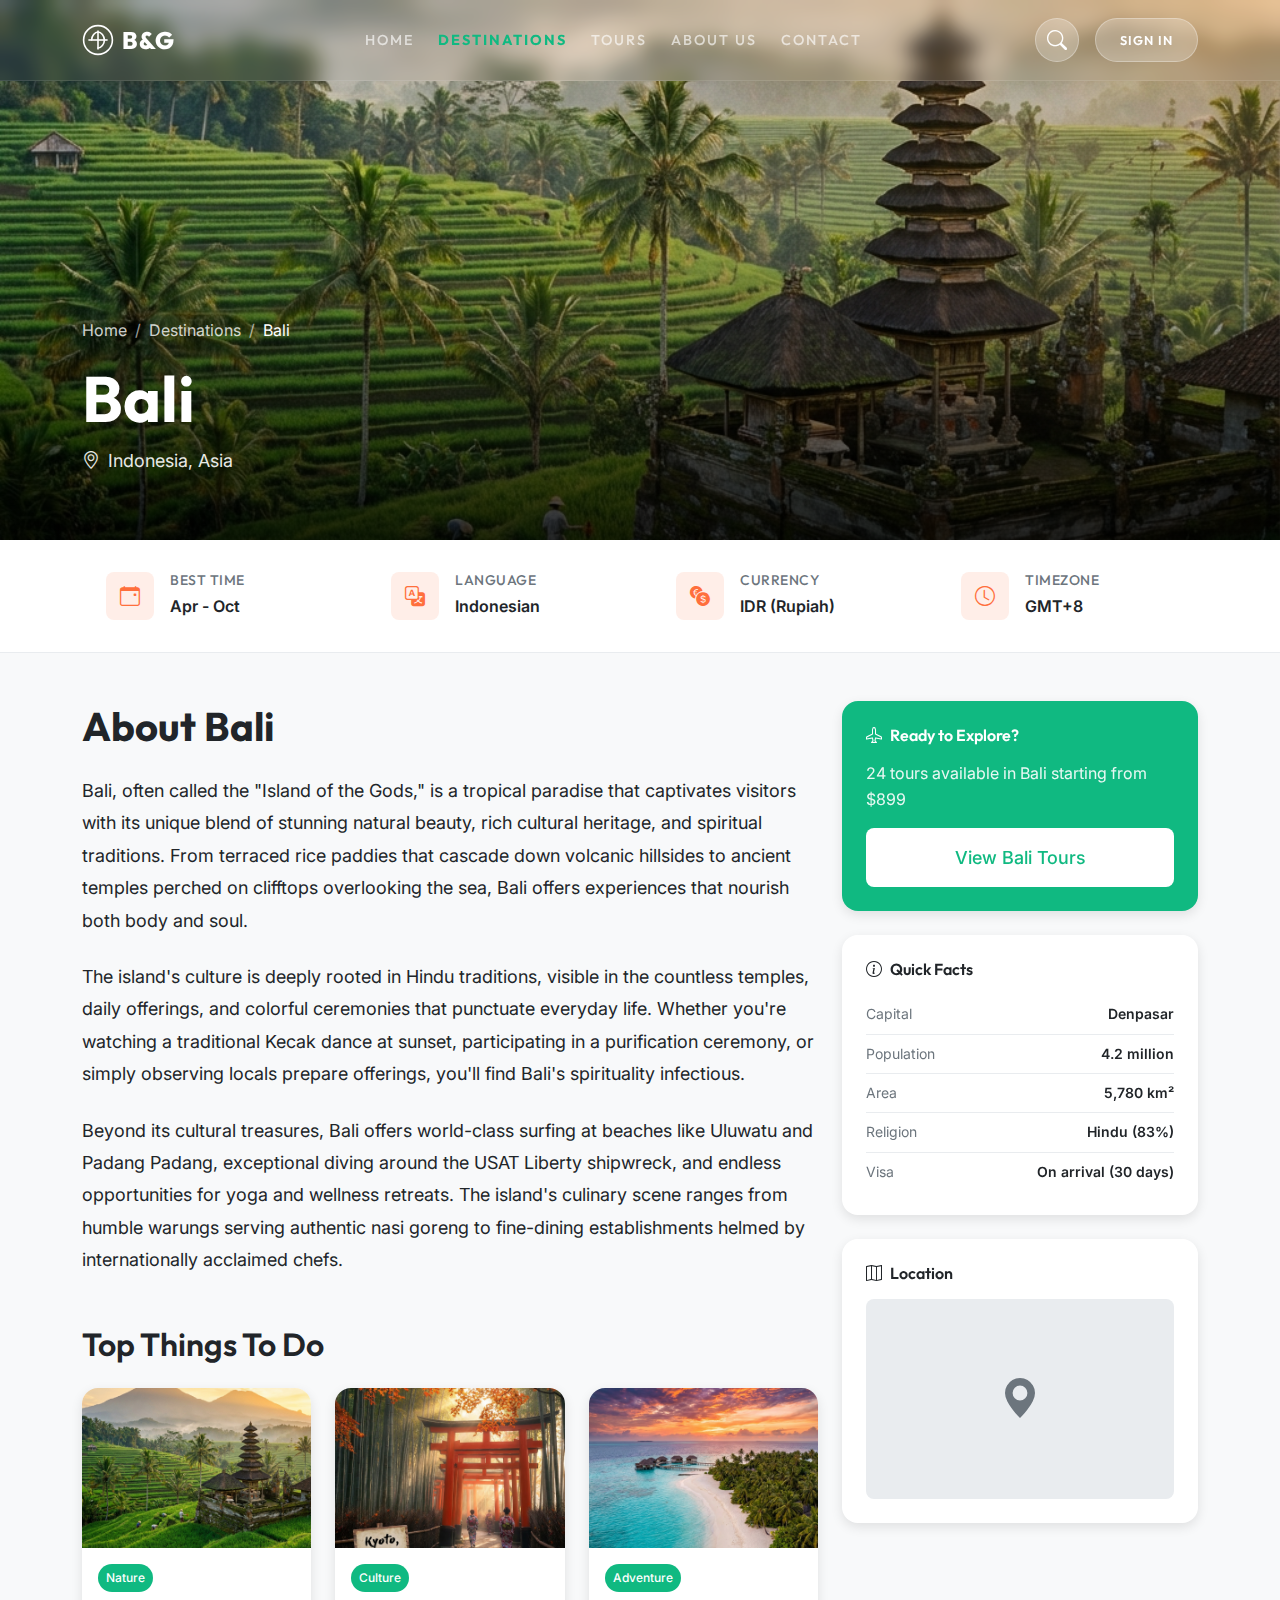
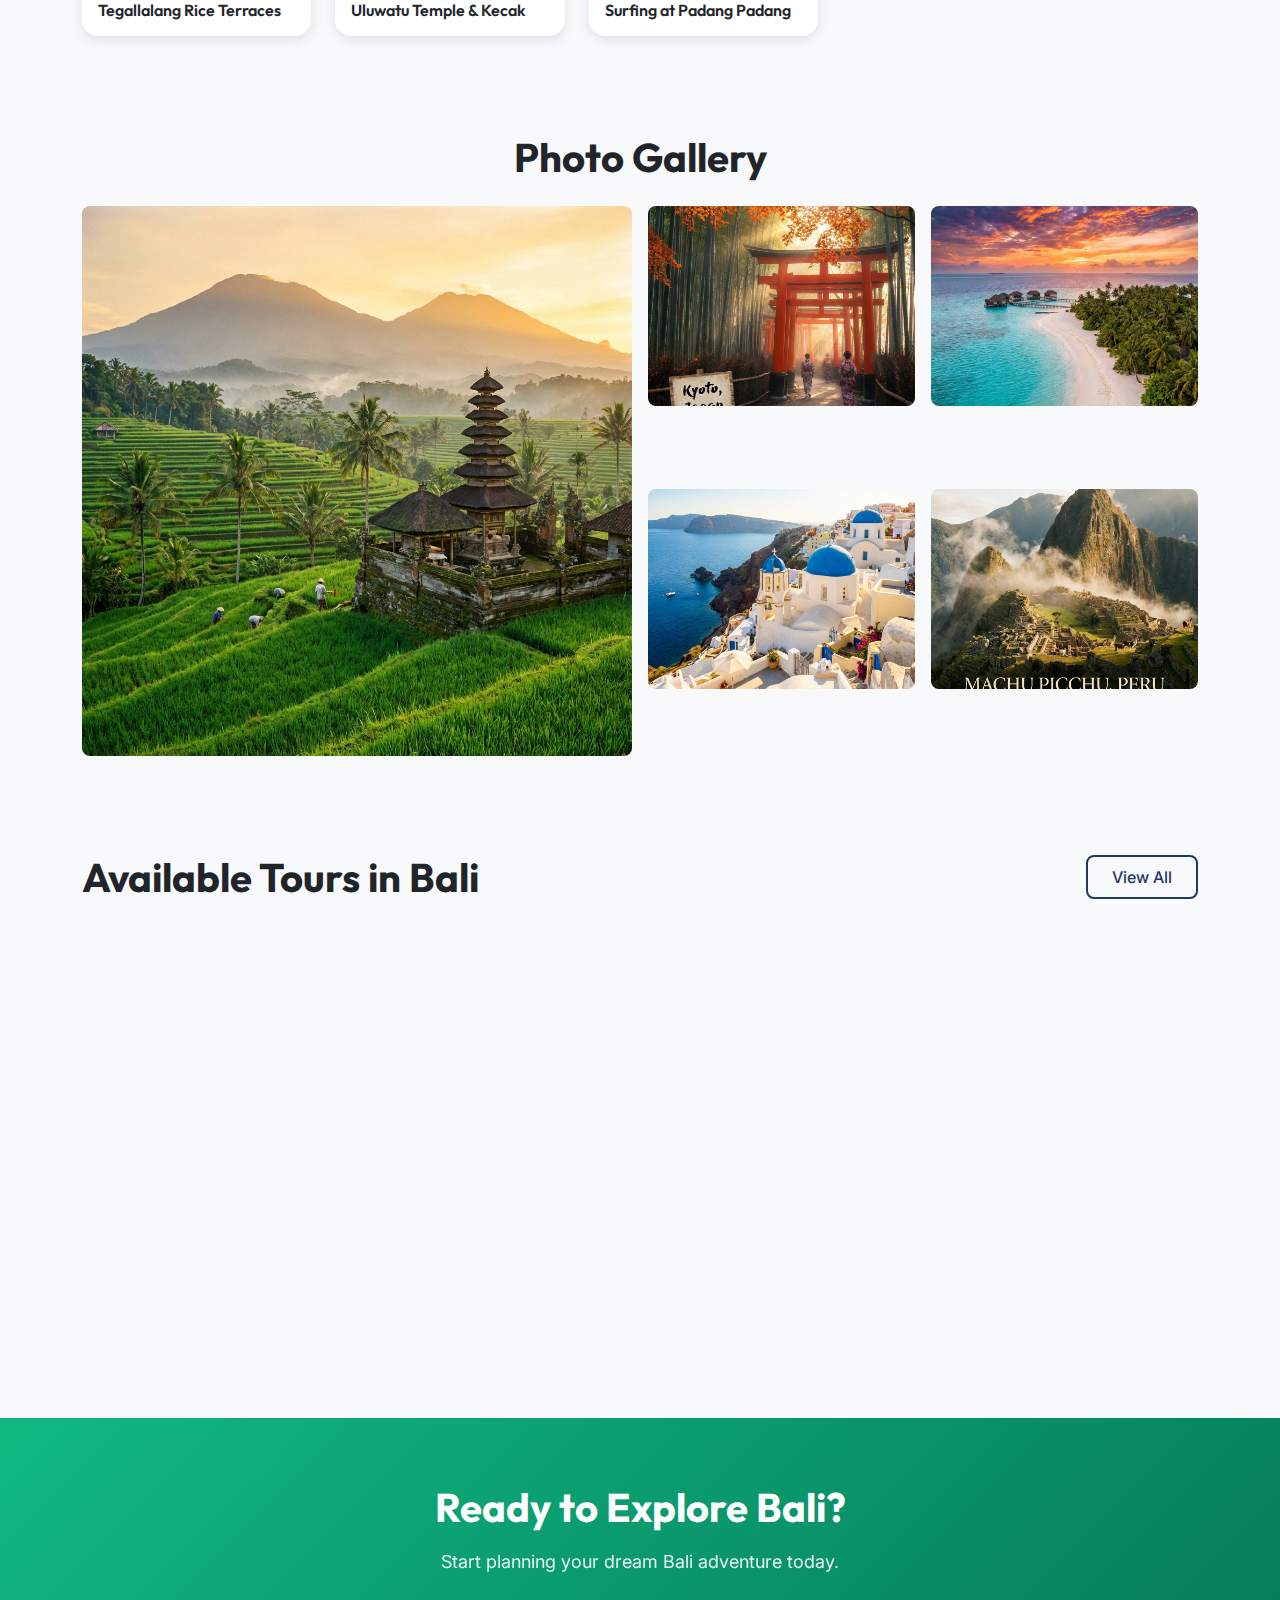
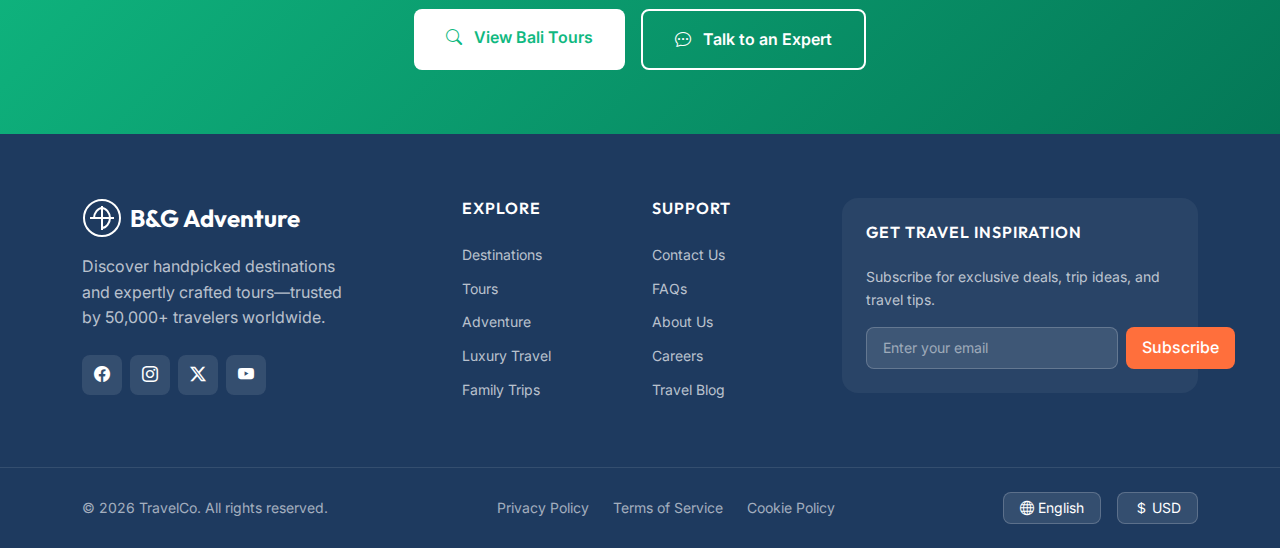
<file: destination-detail.html>
<!DOCTYPE html>
<html lang="en">
  <head>
    <link rel="icon" type="image/svg+xml" href="./assets/icons/logo.svg" />
    <meta charset="UTF-8" />
    <meta name="viewport" content="width=device-width, initial-scale=1.0" />
    <meta
      name="description"
      content="Explore Bali, Indonesia - Emerald rice terraces, sacred temples, and sunset beaches. Discover tours and plan your Bali adventure with TravelCo."
    />
    <title>Bali, Indonesia - TravelCo</title>

    <link rel="preconnect" href="https://fonts.googleapis.com" />
    <link rel="preconnect" href="https://fonts.gstatic.com" crossorigin />
    <link
      href="https://cdn.jsdelivr.net/npm/bootstrap@5.3.3/dist/css/bootstrap.min.css"
      rel="stylesheet"
    />
    <link
      href="https://cdn.jsdelivr.net/npm/bootstrap-icons@1.11.3/font/bootstrap-icons.min.css"
      rel="stylesheet"
    />

    <link rel="stylesheet" href="css/main.css" />
    <link rel="stylesheet" href="css/navbar.css" />
    <link rel="stylesheet" href="css/home.css" />
    <link rel="stylesheet" href="css/destinations.css" />
    <link rel="stylesheet" href="css/footer.css" />
  </head>

  <body>
    <a href="#main-content" class="skip-link">Skip to main content</a>

    <!-- NAVBAR -->
    <nav
      class="navbar navbar-expand-lg"
      role="navigation"
      aria-label="Main navigation"
    >
      <div class="container">
        <a class="navbar-brand" href="index.html">
          <svg width="40" height="40" viewBox="0 0 40 40" fill="none">
            <circle
              cx="20"
              cy="20"
              r="18"
              stroke="currentColor"
              stroke-width="2"
            />
            <path
              d="M12 20C12 15 16 10 20 10C24 10 28 15 28 20C28 25 24 30 20 30"
              stroke="currentColor"
              stroke-width="2"
              stroke-linecap="round"
            />
            <path d="M8 20H32" stroke="currentColor" stroke-width="2" />
            <path d="M20 8V32" stroke="currentColor" stroke-width="2" />
          </svg>
          <span class="brand-text">B&amp;G</span>
        </a>

        <button
          class="navbar-toggler d-lg-none"
          type="button"
          data-bs-toggle="offcanvas"
          data-bs-target="#mobileMenu"
          aria-controls="mobileMenu"
          aria-label="Toggle navigation"
        >
          <i class="bi bi-list fs-4"></i>
        </button>

        <div class="collapse navbar-collapse" id="navbarNav">
          <ul class="navbar-nav mx-auto">
            <li class="nav-item">
              <a class="nav-link" href="index.html">Home</a>
            </li>
            <li class="nav-item">
              <a class="nav-link active" href="destinations.html"
                >Destinations</a
              >
            </li>
            <li class="nav-item">
              <a class="nav-link" href="tours.html">Tours</a>
            </li>
            <li class="nav-item">
              <a class="nav-link" href="about.html">About Us</a>
            </li>
            <li class="nav-item">
              <a class="nav-link" href="contact.html">Contact</a>
            </li>
          </ul>
        </div>

        <div class="navbar-actions d-none d-lg-flex">
          <button
            class="navbar-icon-btn btn btn-link text-dark p-0 me-3 shadow-none"
            aria-label="Search"
          >
            <i class="bi bi-search fs-5"></i>
          </button>
          <a href="login.html" class="btn btn-primary btn-sm">Sign In</a>
        </div>
      </div>
    </nav>

    <!-- Mobile Menu -->
    <div class="offcanvas offcanvas-start" tabindex="-1" id="mobileMenu">
      <div class="offcanvas-header">
        <h5 class="offcanvas-title">TravelCo</h5>
        <button
          type="button"
          class="btn-close"
          data-bs-dismiss="offcanvas"
        ></button>
      </div>
      <div class="offcanvas-body">
        <ul class="navbar-nav">
          <li class="nav-item">
            <a class="nav-link" href="index.html">Home</a>
          </li>
          <li class="nav-item">
            <a class="nav-link active" href="destinations.html">Destinations</a>
          </li>
          <li class="nav-item">
            <a class="nav-link" href="tours.html">Tours</a>
          </li>
          <li class="nav-item">
            <a class="nav-link" href="about.html">About Us</a>
          </li>
          <li class="nav-item">
            <a class="nav-link" href="contact.html">Contact</a>
          </li>
        </ul>
      </div>
    </div>

    <!-- MAIN CONTENT -->
    <main id="main-content">
      <!-- DESTINATION HERO -->
      <section class="destination-hero">
        <div class="destination-hero-bg">
          <img
            src="assets/images/bali.png"
            alt="Beautiful rice terraces and temples in Bali, Indonesia"
          />
        </div>
        <div class="destination-hero-overlay"></div>
        <div class="destination-hero-content">
          <div class="container">
            <nav aria-label="Breadcrumb" class="mb-3">
              <ol
                class="breadcrumb"
                style="
                  --bs-breadcrumb-divider-color: rgba(255, 255, 255, 0.6);
                  --bs-breadcrumb-item-active-color: white;
                "
              >
                <li class="breadcrumb-item">
                  <a href="index.html" style="color: rgba(255, 255, 255, 0.8)"
                    >Home</a
                  >
                </li>
                <li class="breadcrumb-item">
                  <a
                    href="destinations.html"
                    style="color: rgba(255, 255, 255, 0.8)"
                    >Destinations</a
                  >
                </li>
                <li class="breadcrumb-item active" aria-current="page">Bali</li>
              </ol>
            </nav>
            <h1>Bali</h1>
            <p class="destination-hero-country">
              <i class="bi bi-geo-alt"></i> Indonesia, Asia
            </p>
          </div>
        </div>
      </section>

      <!-- QUICK STATS -->
      <section class="destination-stats">
        <div class="container">
          <div class="row">
            <div class="col-md-3 col-6">
              <div class="stat-item">
                <div class="stat-icon">
                  <i class="bi bi-calendar-event"></i>
                </div>
                <div class="stat-content">
                  <h4>Best Time</h4>
                  <p>Apr - Oct</p>
                </div>
              </div>
            </div>
            <div class="col-md-3 col-6">
              <div class="stat-item">
                <div class="stat-icon"><i class="bi bi-translate"></i></div>
                <div class="stat-content">
                  <h4>Language</h4>
                  <p>Indonesian</p>
                </div>
              </div>
            </div>
            <div class="col-md-3 col-6">
              <div class="stat-item">
                <div class="stat-icon">
                  <i class="bi bi-currency-exchange"></i>
                </div>
                <div class="stat-content">
                  <h4>Currency</h4>
                  <p>IDR (Rupiah)</p>
                </div>
              </div>
            </div>
            <div class="col-md-3 col-6">
              <div class="stat-item">
                <div class="stat-icon"><i class="bi bi-clock"></i></div>
                <div class="stat-content">
                  <h4>Timezone</h4>
                  <p>GMT+8</p>
                </div>
              </div>
            </div>
          </div>
        </div>
      </section>

      <!-- OVERVIEW SECTION -->
      <section class="destination-overview">
        <div class="container">
          <div class="row">
            <div class="col-lg-8">
              <h2 class="mb-4">About Bali</h2>
              <div class="destination-description">
                <p>
                  Bali, often called the "Island of the Gods," is a tropical
                  paradise that captivates visitors with its unique blend of
                  stunning natural beauty, rich cultural heritage, and spiritual
                  traditions. From terraced rice paddies that cascade down
                  volcanic hillsides to ancient temples perched on clifftops
                  overlooking the sea, Bali offers experiences that nourish both
                  body and soul.
                </p>

                <p>
                  The island's culture is deeply rooted in Hindu traditions,
                  visible in the countless temples, daily offerings, and
                  colorful ceremonies that punctuate everyday life. Whether
                  you're watching a traditional Kecak dance at sunset,
                  participating in a purification ceremony, or simply observing
                  locals prepare offerings, you'll find Bali's spirituality
                  infectious.
                </p>

                <p>
                  Beyond its cultural treasures, Bali offers world-class surfing
                  at beaches like Uluwatu and Padang Padang, exceptional diving
                  around the USAT Liberty shipwreck, and endless opportunities
                  for yoga and wellness retreats. The island's culinary scene
                  ranges from humble warungs serving authentic nasi goreng to
                  fine-dining establishments helmed by internationally acclaimed
                  chefs.
                </p>
              </div>

              <!-- Things To Do Preview -->
              <h3 class="mt-5 mb-4">Top Things To Do</h3>
              <div class="row g-4">
                <div class="col-md-4">
                  <article class="activity-card">
                    <div class="activity-card-img">
                      <img
                        src="assets/images/bali.png"
                        alt="Tegallalang Rice Terraces"
                        loading="lazy"
                      />
                    </div>
                    <div class="activity-card-body">
                      <span class="activity-type">Nature</span>
                      <h3>Tegallalang Rice Terraces</h3>
                    </div>
                  </article>
                </div>
                <div class="col-md-4">
                  <article class="activity-card">
                    <div class="activity-card-img">
                      <img
                        src="assets/images/kyoto.png"
                        alt="Uluwatu Temple"
                        loading="lazy"
                      />
                    </div>
                    <div class="activity-card-body">
                      <span class="activity-type">Culture</span>
                      <h3>Uluwatu Temple & Kecak</h3>
                    </div>
                  </article>
                </div>
                <div class="col-md-4">
                  <article class="activity-card">
                    <div class="activity-card-img">
                      <img
                        src="assets/images/hero-main.png"
                        alt="Beach surfing"
                        loading="lazy"
                      />
                    </div>
                    <div class="activity-card-body">
                      <span class="activity-type">Adventure</span>
                      <h3>Surfing at Padang Padang</h3>
                    </div>
                  </article>
                </div>
              </div>
            </div>

            <!-- SIDEBAR -->
            <div class="col-lg-4">
              <aside class="destination-sidebar">
                <!-- Book CTA -->
                <div
                  class="sidebar-card"
                  style="background: var(--color-primary); color: white"
                >
                  <h4 style="color: white">
                    <i class="bi bi-airplane"></i> Ready to Explore?
                  </h4>
                  <p style="opacity: 0.9; margin-bottom: var(--space-md)">
                    24 tours available in Bali starting from $899
                  </p>
                  <a
                    href="tours.html?destination=bali"
                    class="btn btn-lg w-100"
                    style="background: white; color: var(--color-primary)"
                  >
                    View Bali Tours
                  </a>
                </div>

                <!-- Quick Facts -->
                <div class="sidebar-card">
                  <h4><i class="bi bi-info-circle"></i> Quick Facts</h4>
                  <ul class="quick-facts">
                    <li><span>Capital</span><span>Denpasar</span></li>
                    <li><span>Population</span><span>4.2 million</span></li>
                    <li><span>Area</span><span>5,780 km²</span></li>
                    <li><span>Religion</span><span>Hindu (83%)</span></li>
                    <li><span>Visa</span><span>On arrival (30 days)</span></li>
                  </ul>
                </div>

                <!-- Map -->
                <div class="sidebar-card">
                  <h4><i class="bi bi-map"></i> Location</h4>
                  <div class="map-placeholder">
                    <i class="bi bi-geo-alt-fill fs-1"></i>
                  </div>
                </div>
              </aside>
            </div>
          </div>
        </div>
      </section>

      <!-- GALLERY -->
      <section class="destination-gallery bg-light">
        <div class="container">
          <h2 class="text-center mb-4">Photo Gallery</h2>
          <div class="gallery-grid">
            <div class="gallery-item">
              <img
                src="assets/images/bali.png"
                alt="Bali rice terraces"
                loading="lazy"
              />
            </div>
            <div class="gallery-item">
              <img
                src="assets/images/kyoto.png"
                alt="Bali temple"
                loading="lazy"
              />
            </div>
            <div class="gallery-item">
              <img
                src="assets/images/hero-main.png"
                alt="Bali beach"
                loading="lazy"
              />
            </div>
            <div class="gallery-item">
              <img
                src="assets/images/santorini.png"
                alt="Bali sunset"
                loading="lazy"
              />
            </div>
            <div class="gallery-item">
              <img
                src="assets/images/machu-picchu.png"
                alt="Bali culture"
                loading="lazy"
              />
            </div>
          </div>
        </div>
      </section>

      <!-- AVAILABLE TOURS -->
      <section class="available-tours">
        <div class="container">
          <div class="d-flex justify-content-between align-items-center mb-4">
            <h2 class="mb-0">Available Tours in Bali</h2>
            <a href="tours.html?destination=bali" class="btn btn-secondary"
              >View All</a
            >
          </div>

          <div class="tours-scroll">
            <!-- Tour 1 -->
            <article class="tour-card">
              <div class="tour-card-img">
                <img
                  src="assets/images/bali.png"
                  alt="Bali Explorer Tour"
                  loading="lazy"
                />
                <span class="tour-card-badge">Best Seller</span>
              </div>
              <div class="tour-card-body">
                <div class="tour-card-meta">
                  <span><i class="bi bi-clock"></i> 7 Days</span>
                  <span><i class="bi bi-people"></i> Max 12</span>
                </div>
                <h3 class="tour-card-title">
                  Bali Explorer: Temples, Rice Terraces & Beaches
                </h3>
                <div class="tour-card-rating">
                  <div class="tour-card-stars">
                    <i class="bi bi-star-fill"></i
                    ><i class="bi bi-star-fill"></i
                    ><i class="bi bi-star-fill"></i
                    ><i class="bi bi-star-fill"></i
                    ><i class="bi bi-star-half"></i>
                  </div>
                  <span class="tour-card-rating-text">4.8 (234 reviews)</span>
                </div>
                <div class="tour-card-footer">
                  <div class="tour-card-price">
                    $1,299 <span>/ person</span>
                  </div>
                  <a href="tour-detail.html" class="tour-card-btn">View Tour</a>
                </div>
              </div>
            </article>

            <!-- Tour 2 -->
            <article class="tour-card">
              <div class="tour-card-img">
                <img
                  src="assets/images/hero-main.png"
                  alt="Bali Wellness Retreat"
                  loading="lazy"
                />
                <span class="tour-card-badge">Wellness</span>
              </div>
              <div class="tour-card-body">
                <div class="tour-card-meta">
                  <span><i class="bi bi-clock"></i> 5 Days</span>
                  <span><i class="bi bi-people"></i> Max 8</span>
                </div>
                <h3 class="tour-card-title">
                  Bali Wellness Retreat: Yoga & Spa Experience
                </h3>
                <div class="tour-card-rating">
                  <div class="tour-card-stars">
                    <i class="bi bi-star-fill"></i
                    ><i class="bi bi-star-fill"></i
                    ><i class="bi bi-star-fill"></i
                    ><i class="bi bi-star-fill"></i
                    ><i class="bi bi-star-fill"></i>
                  </div>
                  <span class="tour-card-rating-text">5.0 (89 reviews)</span>
                </div>
                <div class="tour-card-footer">
                  <div class="tour-card-price">
                    $1,599 <span>/ person</span>
                  </div>
                  <a href="tour-detail.html" class="tour-card-btn">View Tour</a>
                </div>
              </div>
            </article>

            <!-- Tour 3 -->
            <article class="tour-card">
              <div class="tour-card-img">
                <img
                  src="assets/images/tour-adventure.png"
                  alt="Bali Adventure Tour"
                  loading="lazy"
                />
              </div>
              <div class="tour-card-body">
                <div class="tour-card-meta">
                  <span><i class="bi bi-clock"></i> 10 Days</span>
                  <span><i class="bi bi-people"></i> Max 10</span>
                </div>
                <h3 class="tour-card-title">
                  Bali & Komodo: Islands Adventure
                </h3>
                <div class="tour-card-rating">
                  <div class="tour-card-stars">
                    <i class="bi bi-star-fill"></i
                    ><i class="bi bi-star-fill"></i
                    ><i class="bi bi-star-fill"></i
                    ><i class="bi bi-star-fill"></i
                    ><i class="bi bi-star-half"></i>
                  </div>
                  <span class="tour-card-rating-text">4.7 (156 reviews)</span>
                </div>
                <div class="tour-card-footer">
                  <div class="tour-card-price">
                    $2,199 <span>/ person</span>
                  </div>
                  <a href="tour-detail.html" class="tour-card-btn">View Tour</a>
                </div>
              </div>
            </article>

            <!-- Tour 4 -->
            <article class="tour-card">
              <div class="tour-card-img">
                <img
                  src="assets/images/kyoto.png"
                  alt="Bali Cultural Journey"
                  loading="lazy"
                />
                <span class="tour-card-badge">Cultural</span>
              </div>
              <div class="tour-card-body">
                <div class="tour-card-meta">
                  <span><i class="bi bi-clock"></i> 6 Days</span>
                  <span><i class="bi bi-people"></i> Max 14</span>
                </div>
                <h3 class="tour-card-title">
                  Sacred Bali: Temples & Traditions
                </h3>
                <div class="tour-card-rating">
                  <div class="tour-card-stars">
                    <i class="bi bi-star-fill"></i
                    ><i class="bi bi-star-fill"></i
                    ><i class="bi bi-star-fill"></i
                    ><i class="bi bi-star-fill"></i
                    ><i class="bi bi-star-fill"></i>
                  </div>
                  <span class="tour-card-rating-text">4.9 (112 reviews)</span>
                </div>
                <div class="tour-card-footer">
                  <div class="tour-card-price">
                    $1,149 <span>/ person</span>
                  </div>
                  <a href="tour-detail.html" class="tour-card-btn">View Tour</a>
                </div>
              </div>
            </article>
          </div>
        </div>
      </section>

      <!-- CTA -->
      <section class="cta-section">
        <div class="container">
          <h2 class="cta-title">Ready to Explore Bali?</h2>
          <p class="cta-text">
            Start planning your dream Bali adventure today.
          </p>
          <div class="cta-buttons">
            <a href="tours.html?destination=bali" class="cta-btn-primary">
              <i class="bi bi-search me-2"></i> View Bali Tours
            </a>
            <a href="contact.html" class="cta-btn-secondary">
              <i class="bi bi-chat-dots me-2"></i> Talk to an Expert
            </a>
          </div>
        </div>
      </section>
    </main>

    <footer class="footer" role="contentinfo">
      <div class="container footer-main">
        <div class="row g-4">
          <!-- Brand Column -->
          <div class="col-lg-4 col-md-6">
            <div class="footer-brand">
              <div class="footer-brand-logo">
                <svg width="40" height="40" viewBox="0 0 40 40" fill="none">
                  <circle
                    cx="20"
                    cy="20"
                    r="18"
                    stroke="currentColor"
                    stroke-width="2"
                  />
                  <path
                    d="M12 20C12 15 16 10 20 10C24 10 28 15 28 20C28 25 24 30 20 30"
                    stroke="currentColor"
                    stroke-width="2"
                    stroke-linecap="round"
                  />
                  <path d="M8 20H32" stroke="currentColor" stroke-width="2" />
                  <path d="M20 8V32" stroke="currentColor" stroke-width="2" />
                </svg>
                B&G Adventure
              </div>
              <p>
                Discover handpicked destinations and expertly crafted
                tours—trusted by 50,000+ travelers worldwide.
              </p>
              <div class="footer-social">
                <a
                  href="https://i.ytimg.com/vi/OqH9RoUNG24/hq720.jpg?sqp=-oaymwEhCK4FEIIDSFryq4qpAxMIARUAAAAAGAElAADIQj0AgKJD&rs=AOn4CLBr5mF-7XkKoe-Jsh_MDW4MxHdNXA"
                  target="_blank"
                  rel="noopener noreferrer"
                  aria-label="Facebook"
                >
                  <i class="bi bi-facebook"></i>
                </a>

                <a
                  href="https://i.ytimg.com/vi/OqH9RoUNG24/hq720.jpg?sqp=-oaymwEhCK4FEIIDSFryq4qpAxMIARUAAAAAGAElAADIQj0AgKJD&rs=AOn4CLBr5mF-7XkKoe-Jsh_MDW4MxHdNXA"
                  target="_blank"
                  rel="noopener noreferrer"
                  aria-label="Instagram"
                >
                  <i class="bi bi-instagram"></i>
                </a>

                <a
                  href="https://i.ytimg.com/vi/OqH9RoUNG24/hq720.jpg?sqp=-oaymwEhCK4FEIIDSFryq4qpAxMIARUAAAAAGAElAADIQj0AgKJD&rs=AOn4CLBr5mF-7XkKoe-Jsh_MDW4MxHdNXA"
                  target="_blank"
                  rel="noopener noreferrer"
                  aria-label="Twitter"
                >
                  <i class="bi bi-twitter-x"></i>
                </a>

                <a
                  href="https://i.ytimg.com/vi/OqH9RoUNG24/hq720.jpg?sqp=-oaymwEhCK4FEIIDSFryq4qpAxMIARUAAAAAGAElAADIQj0AgKJD&rs=AOn4CLBr5mF-7XkKoe-Jsh_MDW4MxHdNXA"
                  target="_blank"
                  rel="noopener noreferrer"
                  aria-label="YouTube"
                >
                  <i class="bi bi-youtube"></i>
                </a>
              </div>
            </div>
          </div>

          <!-- Explore Column -->
          <div class="col-lg-2 col-md-6 footer-column">
            <h6 class="footer-heading">Explore</h6>
            <ul class="footer-links">
              <li><a href="destinations.html">Destinations</a></li>
              <li><a href="tours.html">Tours</a></li>
              <li><a href="tours.html?category=adventure">Adventure</a></li>
              <li><a href="tours.html?category=luxury">Luxury Travel</a></li>
              <li><a href="tours.html?category=family">Family Trips</a></li>
            </ul>
          </div>

          <!-- Support Column -->
          <div class="col-lg-2 col-md-6 footer-column">
            <h6 class="footer-heading">Support</h6>
            <ul class="footer-links">
              <li><a href="contact.html">Contact Us</a></li>
              <li><a href="faqs.html">FAQs</a></li>
              <li><a href="about.html">About Us</a></li>
              <li><a href="careers.html">Careers</a></li>
              <li><a href="blog.html">Travel Blog</a></li>
            </ul>
          </div>

          <!-- Newsletter Column -->
          <div class="col-lg-4 col-md-6 footer-column">
            <div class="footer-newsletter">
              <h6 class="footer-heading">Get Travel Inspiration</h6>
              <p>Subscribe for exclusive deals, trip ideas, and travel tips.</p>
              <form class="newsletter-form" aria-label="Newsletter signup">
                <input
                  type="email"
                  placeholder="Enter your email"
                  aria-label="Email address"
                  required
                />
                <button type="submit">Subscribe</button>
              </form>
            </div>
          </div>
        </div>
      </div>

      <!-- Footer Bottom -->
      <div class="footer-bottom">
        <div class="container">
          <div class="footer-bottom-content">
            <p class="footer-copyright">
              © 2026 TravelCo. All rights reserved.
            </p>
            <div class="footer-legal">
              <a href="privacy.html">Privacy Policy</a>
              <a href="terms.html">Terms of Service</a>
              <a href="cookie-policy.html">Cookie Policy</a>
            </div>
            <div class="footer-selectors">
              <button class="footer-selector" aria-label="Select language">
                <i class="bi bi-globe"></i> English
              </button>
              <button class="footer-selector" aria-label="Select currency">
                <i class="bi bi-currency-dollar"></i> USD
              </button>
            </div>
          </div>
        </div>
      </div>
    </footer>

    <script src="https://cdn.jsdelivr.net/npm/bootstrap@5.3.3/dist/js/bootstrap.bundle.min.js"></script>
    <script src="js/main.js"></script>
  </body>
</html>
</file>
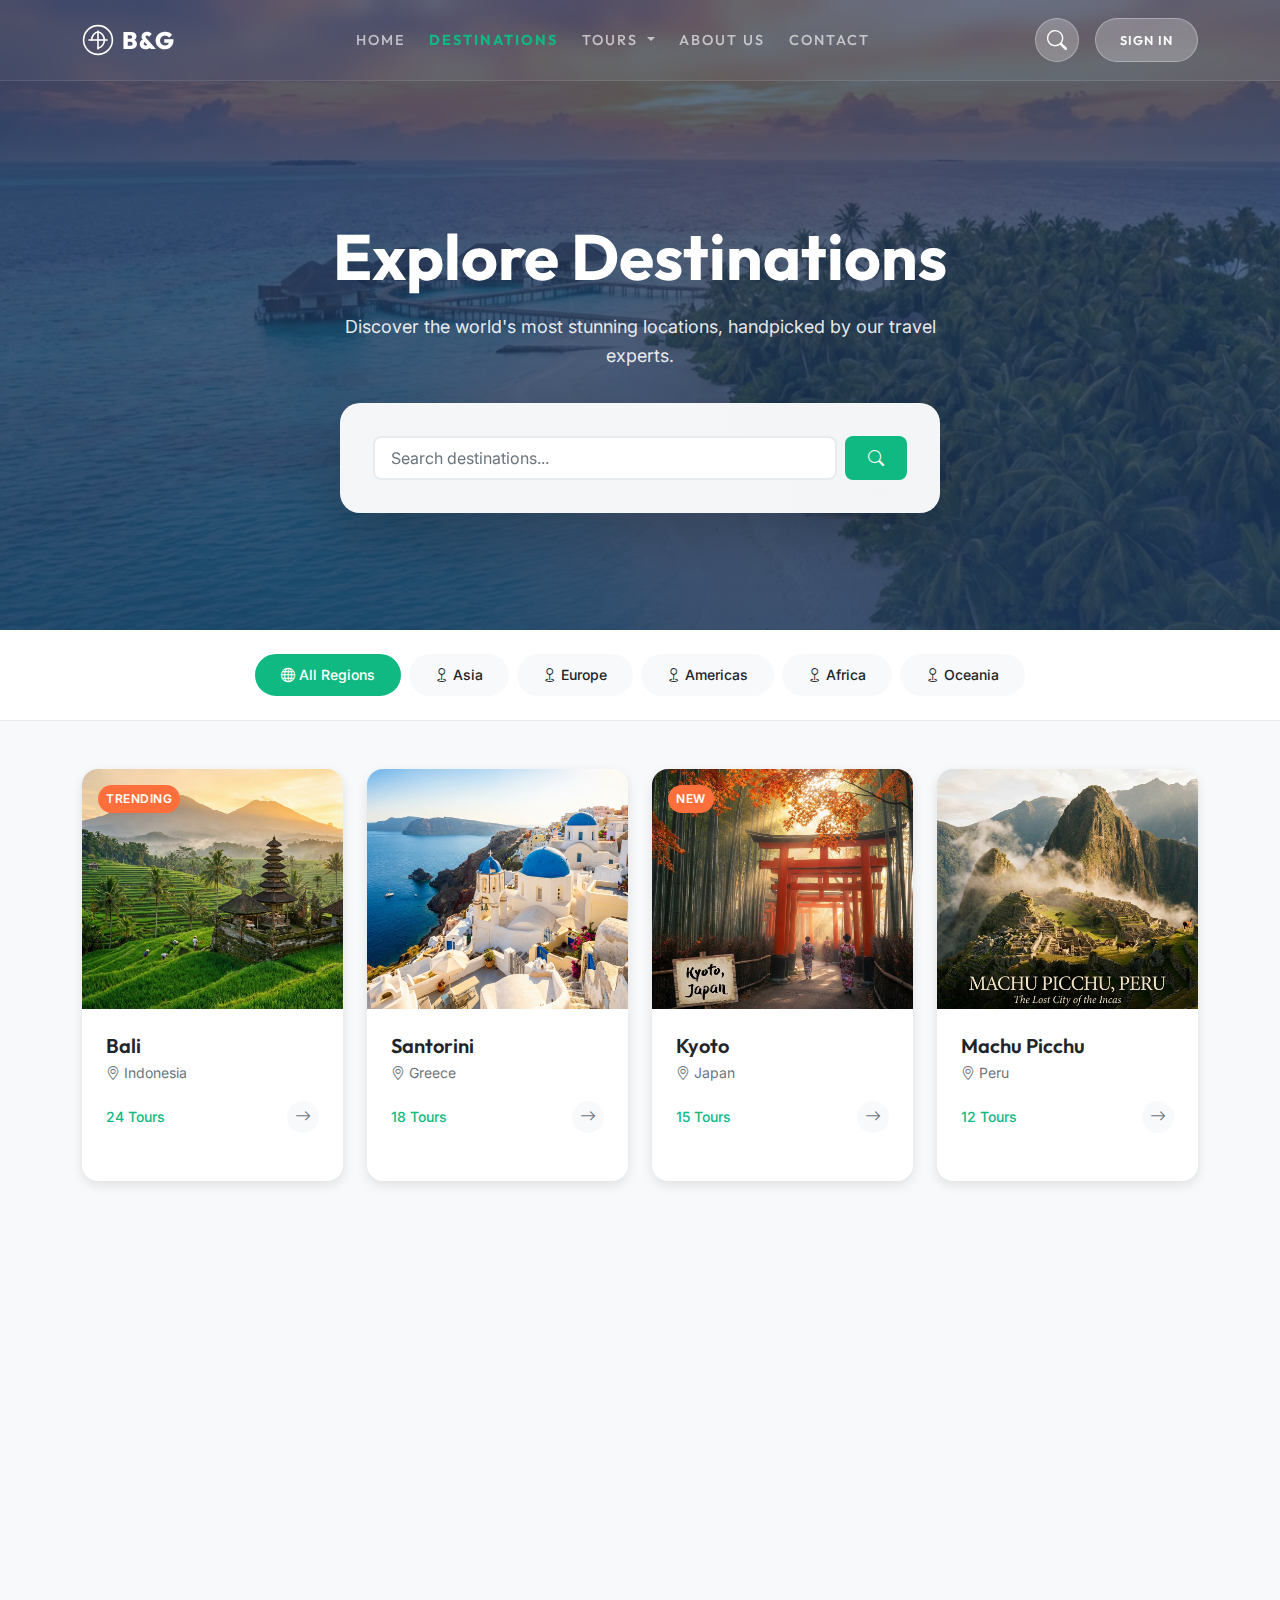
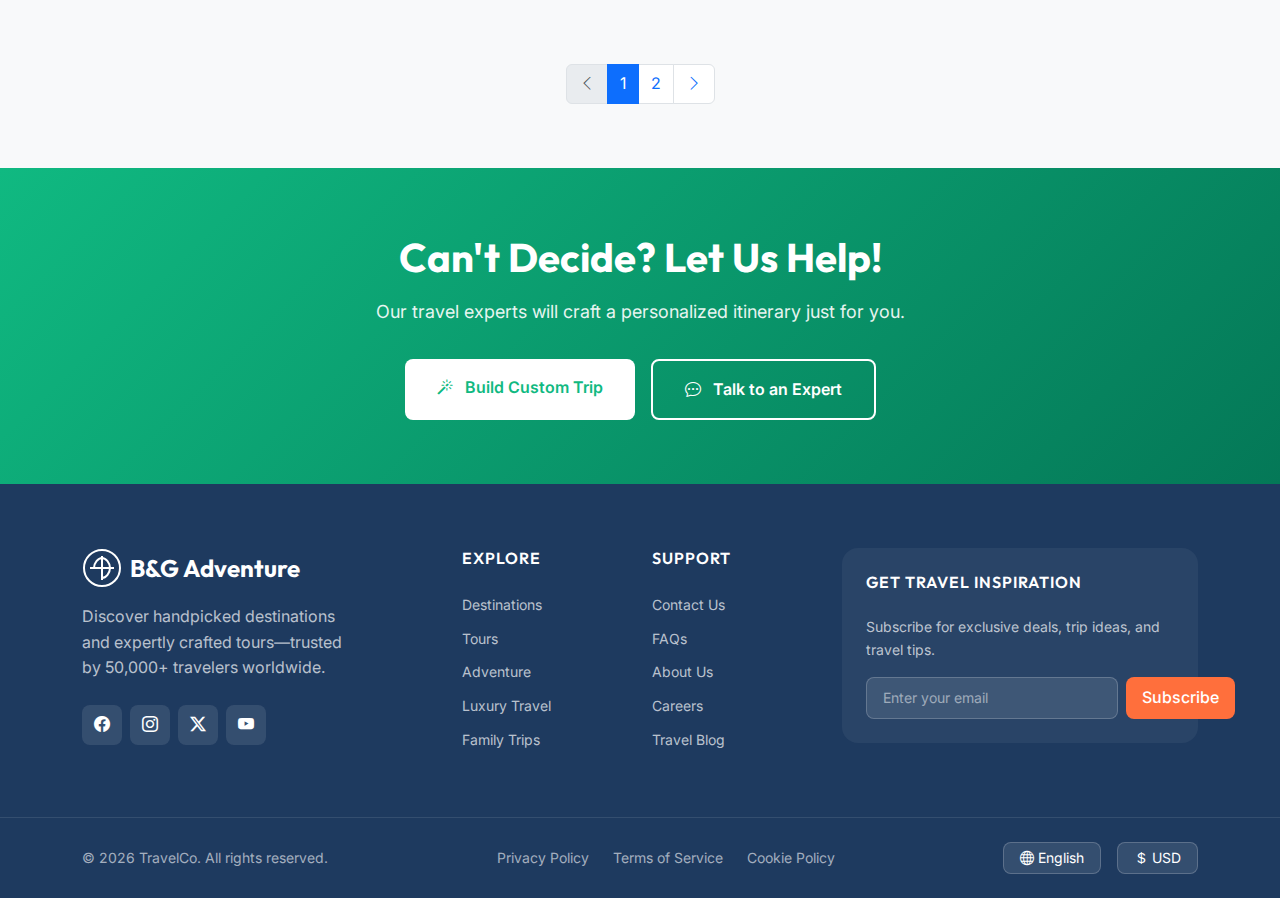
<file: destinations.html>
<!DOCTYPE html>
<html lang="en">
  <head>
    <meta charset="UTF-8" />
    <meta name="viewport" content="width=device-width, initial-scale=1.0" />
    <meta
      name="description"
      content="Explore stunning destinations worldwide. From tropical beaches to ancient cities, find your perfect travel destination with B&G Adventures."
    />
    <title>Explore Destinations - B&G AdventuresB&G Adventures</title>

    <link rel="preconnect" href="https://fonts.googleapis.com" />
    <link rel="preconnect" href="https://fonts.gstatic.com" crossorigin />

    <link
      href="https://cdn.jsdelivr.net/npm/bootstrap@5.3.3/dist/css/bootstrap.min.css"
      rel="stylesheet"
    />

    <link
      href="https://cdn.jsdelivr.net/npm/bootstrap-icons@1.11.3/font/bootstrap-icons.min.css"
      rel="stylesheet"
    />

    <link rel="stylesheet" href="css/main.css" />
    <link rel="stylesheet" href="css/navbar.css" />
    <link rel="stylesheet" href="css/hero.css" />
    <link rel="stylesheet" href="css/home.css" />
    <link rel="stylesheet" href="css/destinations.css" />
    <link rel="stylesheet" href="css/footer.css" />
  </head>

  <body>
    <nav
      class="navbar navbar-expand-lg"
      role="navigation"
      aria-label="Main navigation"
    >
      <div class="container">
        <a class="navbar-brand" href="index.html">
          <svg
            width="40"
            height="40"
            viewBox="0 0 40 40"
            fill="none"
            xmlns="http://www.w3.org/2000/svg"
          >
            <circle
              cx="20"
              cy="20"
              r="18"
              stroke="currentColor"
              stroke-width="2"
            />
            <path
              d="M12 20C12 15 16 10 20 10C24 10 28 15 28 20C28 25 24 30 20 30"
              stroke="currentColor"
              stroke-width="2"
              stroke-linecap="round"
            />
            <path d="M8 20H32" stroke="currentColor" stroke-width="2" />
            <path d="M20 8V32" stroke="currentColor" stroke-width="2" />
          </svg>
          <span class="brand-text">B&amp;G</span>
        </a>

        <button
          class="navbar-toggler d-lg-none"
          type="button"
          data-bs-toggle="offcanvas"
          data-bs-target="#mobileMenu"
          aria-controls="mobileMenu"
          aria-label="Toggle navigation"
        >
          <i class="bi bi-list fs-4"></i>
        </button>

        <div class="collapse navbar-collapse" id="navbarNav">
          <ul class="navbar-nav mx-auto">
            <li class="nav-item">
              <a class="nav-link" href="index.html">Home</a>
            </li>
            <li class="nav-item dropdown">
              <a
                class="nav-link dropdown-toggle active"
                href="destinations.html"
              >
                Destinations
              </a>
              <ul class="dropdown-menu">
                <li>
                  <a class="dropdown-item" href="destinations.html?region=asia"
                    >Asia</a
                  >
                </li>
                <li>
                  <a
                    class="dropdown-item"
                    href="destinations.html?region=europe"
                    >Europe</a
                  >
                </li>
                <li>
                  <a
                    class="dropdown-item"
                    href="destinations.html?region=americas"
                    >Americas</a
                  >
                </li>
                <li>
                  <a
                    class="dropdown-item"
                    href="destinations.html?region=africa"
                    >Africa</a
                  >
                </li>
                <li>
                  <a
                    class="dropdown-item"
                    href="destinations.html?region=oceania"
                    >Oceania</a
                  >
                </li>
                <li>
                  <hr class="dropdown-divider" />
                </li>
                <li>
                  <a class="dropdown-item" href="destinations.html">View All</a>
                </li>
              </ul>
            </li>
            <li class="nav-item dropdown">
              <a class="nav-link dropdown-toggle" href="tours.html"> Tours </a>
              <ul class="dropdown-menu">
                <li>
                  <a class="dropdown-item" href="tours.html?category=adventure"
                    >Adventure</a
                  >
                </li>
                <li>
                  <a class="dropdown-item" href="tours.html?category=cultural"
                    >Cultural</a
                  >
                </li>
                <li>
                  <a class="dropdown-item" href="tours.html?category=luxury"
                    >Luxury</a
                  >
                </li>
                <li>
                  <a class="dropdown-item" href="tours.html?category=family"
                    >Family</a
                  >
                </li>
              </ul>
            </li>
            <li class="nav-item">
              <a class="nav-link" href="about.html">About Us</a>
            </li>
            <li class="nav-item">
              <a class="nav-link" href="contact.html">Contact</a>
            </li>
          </ul>
        </div>

        <div class="navbar-actions d-none d-lg-flex">
          <button
            class="navbar-icon-btn btn btn-link text-dark p-0 me-3 shadow-none"
            aria-label="Search"
          >
            <i class="bi bi-search fs-5"></i>
          </button>
          <a href="login.html" class="btn btn-primary btn-sm">Sign In</a>
        </div>
      </div>
    </nav>

    <!-- Mobile Off-canvas Menu -->
    <div
      class="offcanvas offcanvas-start"
      tabindex="-1"
      id="mobileMenu"
      aria-labelledby="mobileMenuLabel"
    >
      <div class="offcanvas-header">
        <h5 class="offcanvas-title" id="mobileMenuLabel">B&G</h5>
        <button
          type="button"
          class="btn-close"
          data-bs-dismiss="offcanvas"
          aria-label="Close"
        ></button>
      </div>
      <div class="offcanvas-body">
        <ul class="navbar-nav">
          <li class="nav-item">
            <a class="nav-link" href="index.html">Home</a>
          </li>
          <li class="nav-item">
            <a class="nav-link active" href="destinations.html">Destinations</a>
          </li>
          <li class="nav-item">
            <a class="nav-link" href="tours.html">Tours</a>
          </li>
          <li class="nav-item">
            <a class="nav-link" href="about.html">About Us</a>
          </li>
          <li class="nav-item">
            <a class="nav-link" href="contact.html">Contact</a>
          </li>
        </ul>
        <hr />
        <a href="login.html" class="btn btn-primary w-100">Sign In</a>
      </div>
    </div>

    <main id="main-content">
      <!-- HERO SECTION -->
      <section
        class="hero hero-medium"
        aria-label="Explore Destinations"
        style="padding-top: 100px"
      >
        <div class="hero-bg">
          <img
            src="assets/images/hero-main.png"
            alt="Beautiful travel destinations around the world"
          />
        </div>
        <div class="hero-overlay hero-overlay-dark"></div>

        <div class="hero-content">
          <h1 class="hero-title">Explore Destinations</h1>
          <p class="hero-subtitle">
            Discover the world's most stunning locations, handpicked by our
            travel experts.
          </p>

          <!-- Simple Search -->
          <div class="hero-search" style="max-width: 600px; margin: 0 auto">
            <form class="d-flex gap-2" role="search">
              <input
                type="text"
                class="form-control"
                placeholder="Search destinations..."
                aria-label="Search destinations"
              />
              <button type="submit" class="btn btn-primary">
                <i class="bi bi-search"></i>
              </button>
            </form>
          </div>
        </div>
      </section>

      <!-- FILTER PILLS -->
      <section class="filter-section" aria-label="Filter by region">
        <div class="container">
          <div class="filter-pills" role="tablist">
            <button
              class="filter-pill active"
              role="tab"
              aria-selected="true"
              data-region="all"
            >
              <i class="bi bi-globe"></i> All Regions
            </button>
            <button
              class="filter-pill"
              role="tab"
              aria-selected="false"
              data-region="asia"
            >
              <i class="bi bi-geo"></i> Asia
            </button>
            <button
              class="filter-pill"
              role="tab"
              aria-selected="false"
              data-region="europe"
            >
              <i class="bi bi-geo"></i> Europe
            </button>
            <button
              class="filter-pill"
              role="tab"
              aria-selected="false"
              data-region="americas"
            >
              <i class="bi bi-geo"></i> Americas
            </button>
            <button
              class="filter-pill"
              role="tab"
              aria-selected="false"
              data-region="africa"
            >
              <i class="bi bi-geo"></i> Africa
            </button>
            <button
              class="filter-pill"
              role="tab"
              aria-selected="false"
              data-region="oceania"
            >
              <i class="bi bi-geo"></i> Oceania
            </button>
          </div>
        </div>
      </section>

      <!-- DESTINATIONS GRID -->
      <section
        class="destinations-grid"
        aria-labelledby="destinations-grid-title"
      >
        <div class="container">
          <div class="row g-4" id="destinations-container">
            <!-- Destination 1: Bali -->
            <div class="col-xl-3 col-lg-4 col-md-6" data-region="asia">
              <a
                href="destination-detail.html?id=bali"
                class="text-decoration-none"
              >
                <article
                  class="destination-card"
                  aria-label="Explore Bali, Indonesia"
                >
                  <div class="destination-card-img">
                    <img
                      src="assets/images/bali.png"
                      alt="Emerald rice terraces and temples in Bali"
                      loading="lazy"
                    />
                    <span class="destination-card-badge">Trending</span>
                  </div>
                  <div class="destination-card-body">
                    <h3 class="destination-card-title">Bali</h3>
                    <p class="destination-card-country">
                      <i class="bi bi-geo-alt"></i> Indonesia
                    </p>
                    <div class="destination-card-tours">
                      <span class="destination-card-count">24 Tours</span>
                      <span class="destination-card-arrow">
                        <i class="bi bi-arrow-right"></i>
                      </span>
                    </div>
                  </div>
                </article>
              </a>
            </div>

            <!-- Destination 2: Santorini -->
            <div class="col-xl-3 col-lg-4 col-md-6" data-region="europe">
              <a
                href="destination-detail.html?id=santorini"
                class="text-decoration-none"
              >
                <article
                  class="destination-card"
                  aria-label="Explore Santorini, Greece"
                >
                  <div class="destination-card-img">
                    <img
                      src="assets/images/santorini.png"
                      alt="White-washed buildings with blue domes in Santorini"
                      loading="lazy"
                    />
                  </div>
                  <div class="destination-card-body">
                    <h3 class="destination-card-title">Santorini</h3>
                    <p class="destination-card-country">
                      <i class="bi bi-geo-alt"></i> Greece
                    </p>
                    <div class="destination-card-tours">
                      <span class="destination-card-count">18 Tours</span>
                      <span class="destination-card-arrow">
                        <i class="bi bi-arrow-right"></i>
                      </span>
                    </div>
                  </div>
                </article>
              </a>
            </div>

            <!-- Destination 3: Kyoto -->
            <div class="col-xl-3 col-lg-4 col-md-6" data-region="asia">
              <a
                href="destination-detail.html?id=kyoto"
                class="text-decoration-none"
              >
                <article
                  class="destination-card"
                  aria-label="Explore Kyoto, Japan"
                >
                  <div class="destination-card-img">
                    <img
                      src="assets/images/kyoto.png"
                      alt="Traditional torii gates in Kyoto, Japan"
                      loading="lazy"
                    />
                    <span class="destination-card-badge">New</span>
                  </div>
                  <div class="destination-card-body">
                    <h3 class="destination-card-title">Kyoto</h3>
                    <p class="destination-card-country">
                      <i class="bi bi-geo-alt"></i> Japan
                    </p>
                    <div class="destination-card-tours">
                      <span class="destination-card-count">15 Tours</span>
                      <span class="destination-card-arrow">
                        <i class="bi bi-arrow-right"></i>
                      </span>
                    </div>
                  </div>
                </article>
              </a>
            </div>

            <!-- Destination 4: Machu Picchu -->
            <div class="col-xl-3 col-lg-4 col-md-6" data-region="americas">
              <a
                href="destination-detail.html?id=machu-picchu"
                class="text-decoration-none"
              >
                <article
                  class="destination-card"
                  aria-label="Explore Machu Picchu, Peru"
                >
                  <div class="destination-card-img">
                    <img
                      src="assets/images/machu-picchu.png"
                      alt="Ancient Incan citadel of Machu Picchu"
                      loading="lazy"
                    />
                  </div>
                  <div class="destination-card-body">
                    <h3 class="destination-card-title">Machu Picchu</h3>
                    <p class="destination-card-country">
                      <i class="bi bi-geo-alt"></i> Peru
                    </p>
                    <div class="destination-card-tours">
                      <span class="destination-card-count">12 Tours</span>
                      <span class="destination-card-arrow">
                        <i class="bi bi-arrow-right"></i>
                      </span>
                    </div>
                  </div>
                </article>
              </a>
            </div>

            <!-- Destination 5: Cape Town -->
            <div class="col-xl-3 col-lg-4 col-md-6" data-region="africa">
              <a
                href="destination-detail.html?id=cape-town"
                class="text-decoration-none"
              >
                <article
                  class="destination-card"
                  aria-label="Explore Cape Town, South Africa"
                >
                  <div class="destination-card-img">
                    <img
                      src="assets/images/tour-adventure.png"
                      alt="Cape Town coastline and mountains"
                      loading="lazy"
                    />
                    <span class="destination-card-badge">Popular</span>
                  </div>
                  <div class="destination-card-body">
                    <h3 class="destination-card-title">Cape Town</h3>
                    <p class="destination-card-country">
                      <i class="bi bi-geo-alt"></i> South Africa
                    </p>
                    <div class="destination-card-tours">
                      <span class="destination-card-count">16 Tours</span>
                      <span class="destination-card-arrow">
                        <i class="bi bi-arrow-right"></i>
                      </span>
                    </div>
                  </div>
                </article>
              </a>
            </div>

            <!-- Destination 6: Barcelona -->
            <div class="col-xl-3 col-lg-4 col-md-6" data-region="europe">
              <a
                href="destination-detail.html?id=barcelona"
                class="text-decoration-none"
              >
                <article
                  class="destination-card"
                  aria-label="Explore Barcelona, Spain"
                >
                  <div class="destination-card-img">
                    <img
                      src="assets/images/santorini.png"
                      alt="Colorful architecture in Barcelona"
                      loading="lazy"
                    />
                  </div>
                  <div class="destination-card-body">
                    <h3 class="destination-card-title">Barcelona</h3>
                    <p class="destination-card-country">
                      <i class="bi bi-geo-alt"></i> Spain
                    </p>
                    <div class="destination-card-tours">
                      <span class="destination-card-count">20 Tours</span>
                      <span class="destination-card-arrow">
                        <i class="bi bi-arrow-right"></i>
                      </span>
                    </div>
                  </div>
                </article>
              </a>
            </div>

            <!-- Destination 7: Maldives -->
            <div class="col-xl-3 col-lg-4 col-md-6" data-region="asia">
              <a
                href="destination-detail.html?id=maldives"
                class="text-decoration-none"
              >
                <article class="destination-card" aria-label="Explore Maldives">
                  <div class="destination-card-img">
                    <img
                      src="assets/images/hero-main.png"
                      alt="Crystal clear waters of Maldives"
                      loading="lazy"
                    />
                    <span class="destination-card-badge">Luxury</span>
                  </div>
                  <div class="destination-card-body">
                    <h3 class="destination-card-title">Maldives</h3>
                    <p class="destination-card-country">
                      <i class="bi bi-geo-alt"></i> Maldives
                    </p>
                    <div class="destination-card-tours">
                      <span class="destination-card-count">10 Tours</span>
                      <span class="destination-card-arrow">
                        <i class="bi bi-arrow-right"></i>
                      </span>
                    </div>
                  </div>
                </article>
              </a>
            </div>

            <!-- Destination 8: Iceland -->
            <div class="col-xl-3 col-lg-4 col-md-6" data-region="europe">
              <a
                href="destination-detail.html?id=iceland"
                class="text-decoration-none"
              >
                <article class="destination-card" aria-label="Explore Iceland">
                  <div class="destination-card-img">
                    <img
                      src="assets/images/kyoto.png"
                      alt="Northern lights in Iceland"
                      loading="lazy"
                    />
                  </div>
                  <div class="destination-card-body">
                    <h3 class="destination-card-title">Iceland</h3>
                    <p class="destination-card-country">
                      <i class="bi bi-geo-alt"></i> Iceland
                    </p>
                    <div class="destination-card-tours">
                      <span class="destination-card-count">14 Tours</span>
                      <span class="destination-card-arrow">
                        <i class="bi bi-arrow-right"></i>
                      </span>
                    </div>
                  </div>
                </article>
              </a>
            </div>

            <!-- Destination 9: Queenstown -->
            <div class="col-xl-3 col-lg-4 col-md-6" data-region="oceania">
              <a
                href="destination-detail.html?id=queenstown"
                class="text-decoration-none"
              >
                <article
                  class="destination-card"
                  aria-label="Explore Queenstown, New Zealand"
                >
                  <div class="destination-card-img">
                    <img
                      src="assets/images/tour-adventure.png"
                      alt="Scenic mountains in Queenstown"
                      loading="lazy"
                    />
                    <span class="destination-card-badge">Adventure</span>
                  </div>
                  <div class="destination-card-body">
                    <h3 class="destination-card-title">Queenstown</h3>
                    <p class="destination-card-country">
                      <i class="bi bi-geo-alt"></i> New Zealand
                    </p>
                    <div class="destination-card-tours">
                      <span class="destination-card-count">18 Tours</span>
                      <span class="destination-card-arrow">
                        <i class="bi bi-arrow-right"></i>
                      </span>
                    </div>
                  </div>
                </article>
              </a>
            </div>

            <!-- Destination 10: Marrakech -->
            <div class="col-xl-3 col-lg-4 col-md-6" data-region="africa">
              <a
                href="destination-detail.html?id=marrakech"
                class="text-decoration-none"
              >
                <article
                  class="destination-card"
                  aria-label="Explore Marrakech, Morocco"
                >
                  <div class="destination-card-img">
                    <img
                      src="assets/images/bali.png"
                      alt="Colorful souks of Marrakech"
                      loading="lazy"
                    />
                  </div>
                  <div class="destination-card-body">
                    <h3 class="destination-card-title">Marrakech</h3>
                    <p class="destination-card-country">
                      <i class="bi bi-geo-alt"></i> Morocco
                    </p>
                    <div class="destination-card-tours">
                      <span class="destination-card-count">11 Tours</span>
                      <span class="destination-card-arrow">
                        <i class="bi bi-arrow-right"></i>
                      </span>
                    </div>
                  </div>
                </article>
              </a>
            </div>

            <!-- Destination 11: Swiss Alps -->
            <div class="col-xl-3 col-lg-4 col-md-6" data-region="europe">
              <a
                href="destination-detail.html?id=swiss-alps"
                class="text-decoration-none"
              >
                <article
                  class="destination-card"
                  aria-label="Explore Swiss Alps"
                >
                  <div class="destination-card-img">
                    <img
                      src="assets/images/machu-picchu.png"
                      alt="Snow-capped Swiss Alps"
                      loading="lazy"
                    />
                  </div>
                  <div class="destination-card-body">
                    <h3 class="destination-card-title">Swiss Alps</h3>
                    <p class="destination-card-country">
                      <i class="bi bi-geo-alt"></i> Switzerland
                    </p>
                    <div class="destination-card-tours">
                      <span class="destination-card-count">22 Tours</span>
                      <span class="destination-card-arrow">
                        <i class="bi bi-arrow-right"></i>
                      </span>
                    </div>
                  </div>
                </article>
              </a>
            </div>

            <!-- Destination 12: Patagonia -->
            <div class="col-xl-3 col-lg-4 col-md-6" data-region="americas">
              <a
                href="destination-detail.html?id=patagonia"
                class="text-decoration-none"
              >
                <article
                  class="destination-card"
                  aria-label="Explore Patagonia, Argentina"
                >
                  <div class="destination-card-img">
                    <img
                      src="assets/images/tour-adventure.png"
                      alt="Wild landscapes of Patagonia"
                      loading="lazy"
                    />
                    <span class="destination-card-badge">Wild</span>
                  </div>
                  <div class="destination-card-body">
                    <h3 class="destination-card-title">Patagonia</h3>
                    <p class="destination-card-country">
                      <i class="bi bi-geo-alt"></i> Argentina
                    </p>
                    <div class="destination-card-tours">
                      <span class="destination-card-count">9 Tours</span>
                      <span class="destination-card-arrow">
                        <i class="bi bi-arrow-right"></i>
                      </span>
                    </div>
                  </div>
                </article>
              </a>
            </div>
          </div>

          <!-- Pagination -->
          <nav aria-label="Destinations pagination" class="mt-5">
            <ul class="pagination justify-content-center">
              <li class="page-item disabled">
                <a class="page-link" href="#" aria-label="Previous">
                  <i class="bi bi-chevron-left"></i>
                </a>
              </li>
              <li class="page-item active">
                <a class="page-link" href="#">1</a>
              </li>
              <li class="page-item"><a class="page-link" href="#">2</a></li>
              <li class="page-item"><a class="page-link" href="#">3</a></li>
              <li class="page-item">
                <a class="page-link" href="#" aria-label="Next">
                  <i class="bi bi-chevron-right"></i>
                </a>
              </li>
            </ul>
          </nav>
        </div>
      </section>

      <!-- CTA BANNER -->
      <section class="cta-section" aria-labelledby="cta-title">
        <div class="container">
          <h2 id="cta-title" class="cta-title">Can't Decide? Let Us Help!</h2>
          <p class="cta-text">
            Our travel experts will craft a personalized itinerary just for you.
          </p>
          <div class="cta-buttons">
            <a href="custom-trip.html" class="cta-btn-primary">
              <i class="bi bi-magic me-2"></i>
              Build Custom Trip
            </a>
            <a href="contact.html" class="cta-btn-secondary">
              <i class="bi bi-chat-dots me-2"></i>
              Talk to an Expert
            </a>
          </div>
        </div>
      </section>
    </main>
    <footer class="footer" role="contentinfo">
      <div class="container footer-main">
        <div class="row g-4">
          <!-- Brand Column -->
          <div class="col-lg-4 col-md-6">
            <div class="footer-brand">
              <div class="footer-brand-logo">
                <svg width="40" height="40" viewBox="0 0 40 40" fill="none">
                  <circle
                    cx="20"
                    cy="20"
                    r="18"
                    stroke="currentColor"
                    stroke-width="2"
                  />
                  <path
                    d="M12 20C12 15 16 10 20 10C24 10 28 15 28 20C28 25 24 30 20 30"
                    stroke="currentColor"
                    stroke-width="2"
                    stroke-linecap="round"
                  />
                  <path d="M8 20H32" stroke="currentColor" stroke-width="2" />
                  <path d="M20 8V32" stroke="currentColor" stroke-width="2" />
                </svg>
                B&G Adventure
              </div>
              <p>
                Discover handpicked destinations and expertly crafted
                tours—trusted by 50,000+ travelers worldwide.
              </p>
              <div class="footer-social">
                <a
                  href="https://i.ytimg.com/vi/OqH9RoUNG24/hq720.jpg?sqp=-oaymwEhCK4FEIIDSFryq4qpAxMIARUAAAAAGAElAADIQj0AgKJD&rs=AOn4CLBr5mF-7XkKoe-Jsh_MDW4MxHdNXA"
                  target="_blank"
                  rel="noopener noreferrer"
                  aria-label="Facebook"
                >
                  <i class="bi bi-facebook"></i>
                </a>

                <a
                  href="https://i.ytimg.com/vi/OqH9RoUNG24/hq720.jpg?sqp=-oaymwEhCK4FEIIDSFryq4qpAxMIARUAAAAAGAElAADIQj0AgKJD&rs=AOn4CLBr5mF-7XkKoe-Jsh_MDW4MxHdNXA"
                  target="_blank"
                  rel="noopener noreferrer"
                  aria-label="Instagram"
                >
                  <i class="bi bi-instagram"></i>
                </a>

                <a
                  href="https://i.ytimg.com/vi/OqH9RoUNG24/hq720.jpg?sqp=-oaymwEhCK4FEIIDSFryq4qpAxMIARUAAAAAGAElAADIQj0AgKJD&rs=AOn4CLBr5mF-7XkKoe-Jsh_MDW4MxHdNXA"
                  target="_blank"
                  rel="noopener noreferrer"
                  aria-label="Twitter"
                >
                  <i class="bi bi-twitter-x"></i>
                </a>

                <a
                  href="https://i.ytimg.com/vi/OqH9RoUNG24/hq720.jpg?sqp=-oaymwEhCK4FEIIDSFryq4qpAxMIARUAAAAAGAElAADIQj0AgKJD&rs=AOn4CLBr5mF-7XkKoe-Jsh_MDW4MxHdNXA"
                  target="_blank"
                  rel="noopener noreferrer"
                  aria-label="YouTube"
                >
                  <i class="bi bi-youtube"></i>
                </a>
              </div>
            </div>
          </div>

          <!-- Explore Column -->
          <div class="col-lg-2 col-md-6 footer-column">
            <h6 class="footer-heading">Explore</h6>
            <ul class="footer-links">
              <li><a href="destinations.html">Destinations</a></li>
              <li><a href="tours.html">Tours</a></li>
              <li><a href="tours.html?category=adventure">Adventure</a></li>
              <li><a href="tours.html?category=luxury">Luxury Travel</a></li>
              <li><a href="tours.html?category=family">Family Trips</a></li>
            </ul>
          </div>

          <!-- Support Column -->
          <div class="col-lg-2 col-md-6 footer-column">
            <h6 class="footer-heading">Support</h6>
            <ul class="footer-links">
              <li><a href="contact.html">Contact Us</a></li>
              <li><a href="faqs.html">FAQs</a></li>
              <li><a href="about.html">About Us</a></li>
              <li><a href="careers.html">Careers</a></li>
              <li><a href="blog.html">Travel Blog</a></li>
            </ul>
          </div>

          <!-- Newsletter Column -->
          <div class="col-lg-4 col-md-6 footer-column">
            <div class="footer-newsletter">
              <h6 class="footer-heading">Get Travel Inspiration</h6>
              <p>Subscribe for exclusive deals, trip ideas, and travel tips.</p>
              <form class="newsletter-form" aria-label="Newsletter signup">
                <input
                  type="email"
                  placeholder="Enter your email"
                  aria-label="Email address"
                  required
                />
                <button type="submit">Subscribe</button>
              </form>
            </div>
          </div>
        </div>
      </div>

      <!-- Footer Bottom -->
      <div class="footer-bottom">
        <div class="container">
          <div class="footer-bottom-content">
            <p class="footer-copyright">
              © 2026 TravelCo. All rights reserved.
            </p>
            <div class="footer-legal">
              <a href="privacy.html">Privacy Policy</a>
              <a href="terms.html">Terms of Service</a>
              <a href="cookies.html">Cookie Policy</a>
            </div>
            <div class="footer-selectors">
              <button class="footer-selector" aria-label="Select language">
                <i class="bi bi-globe"></i> English
              </button>
              <button class="footer-selector" aria-label="Select currency">
                <i class="bi bi-currency-dollar"></i> USD
              </button>
            </div>
          </div>
        </div>
      </div>
    </footer>
    <script src="https://cdn.jsdelivr.net/npm/bootstrap@5.3.3/dist/js/bootstrap.bundle.min.js"></script>
    <script src="js/main.js"></script>

    <script>
      document.addEventListener("DOMContentLoaded", function () {
        // DOM Elements
        const filterPills = document.querySelectorAll(".filter-pill");
        const destinations = Array.from(
          document.querySelectorAll("#destinations-container > div")
        );
        const searchInput = document.querySelector(".hero-search input");
        const searchForm = document.querySelector(".hero-search form");
        const paginationContainer = document.querySelector(".pagination");

        // State
        let currentFilter = "all";
        let currentSearch = "";
        let currentPage = 1;
        const itemsPerPage = 6;

        // Prevent form submission
        searchForm.addEventListener("submit", function (e) {
          e.preventDefault();
        });

        // Search functionality
        searchInput.addEventListener("input", function () {
          currentSearch = this.value.toLowerCase().trim();
          currentPage = 1;
          updateDisplay();
        });

        // Filter functionality
        filterPills.forEach((pill) => {
          pill.addEventListener("click", function () {
            filterPills.forEach((p) => {
              p.classList.remove("active");
              p.setAttribute("aria-selected", "false");
            });
            this.classList.add("active");
            this.setAttribute("aria-selected", "true");

            currentFilter = this.dataset.region;
            currentPage = 1;
            updateDisplay();
          });
        });

        // Get filtered destinations
        function getFilteredDestinations() {
          return destinations.filter((dest) => {
            // Check region filter
            const matchesRegion =
              currentFilter === "all" || dest.dataset.region === currentFilter;

            // Check search
            if (!currentSearch) return matchesRegion;

            const title =
              dest
                .querySelector(".destination-card-title")
                ?.textContent.toLowerCase() || "";
            const country =
              dest
                .querySelector(".destination-card-country")
                ?.textContent.toLowerCase() || "";
            const matchesSearch =
              title.includes(currentSearch) || country.includes(currentSearch);

            return matchesRegion && matchesSearch;
          });
        }

        // Update display
        function updateDisplay() {
          const filtered = getFilteredDestinations();
          const totalPages = Math.ceil(filtered.length / itemsPerPage);

          // Ensure current page is valid
          if (currentPage > totalPages) currentPage = Math.max(1, totalPages);

          // Calculate pagination range
          const startIndex = (currentPage - 1) * itemsPerPage;
          const endIndex = startIndex + itemsPerPage;

          // Show/hide destinations
          destinations.forEach((dest) => {
            const filteredIndex = filtered.indexOf(dest);

            if (filteredIndex === -1) {
              // Not in filtered results
              dest.style.display = "none";
            } else if (
              filteredIndex >= startIndex &&
              filteredIndex < endIndex
            ) {
              // In current page
              dest.style.display = "";
              dest.style.opacity = "0";
              setTimeout(() => {
                dest.style.opacity = "1";
                dest.style.transition = "opacity 0.3s ease";
              }, 50);
            } else {
              // In filtered but different page
              dest.style.display = "none";
            }
          });

          // Update pagination
          updatePagination(totalPages, filtered.length);
        }

        // Update pagination UI
        function updatePagination(totalPages, totalItems) {
          if (totalPages <= 1) {
            paginationContainer.innerHTML = "";
            return;
          }

          let html = "";

          // Previous button
          html += `<li class="page-item ${currentPage === 1 ? "disabled" : ""}">
                    <a class="page-link" href="#" data-page="${
                      currentPage - 1
                    }" aria-label="Previous">
                        <i class="bi bi-chevron-left"></i>
                    </a>
                </li>`;

          // Page numbers
          for (let i = 1; i <= totalPages; i++) {
            html += `<li class="page-item ${i === currentPage ? "active" : ""}">
                        <a class="page-link" href="#" data-page="${i}">${i}</a>
                    </li>`;
          }

          // Next button
          html += `<li class="page-item ${
            currentPage === totalPages ? "disabled" : ""
          }">
                    <a class="page-link" href="#" data-page="${
                      currentPage + 1
                    }" aria-label="Next">
                        <i class="bi bi-chevron-right"></i>
                    </a>
                </li>`;

          paginationContainer.innerHTML = html;

          // Add click handlers to pagination
          paginationContainer.querySelectorAll(".page-link").forEach((link) => {
            link.addEventListener("click", function (e) {
              e.preventDefault();
              const page = parseInt(this.dataset.page);
              if (page >= 1 && page <= totalPages && page !== currentPage) {
                currentPage = page;
                updateDisplay();
                // Scroll to top of grid
                document.querySelector(".destinations-grid").scrollIntoView({
                  behavior: "smooth",
                  block: "start",
                });
              }
            });
          });
        }

        updateDisplay();
      });
    </script>
  </body>
</html>
</file>
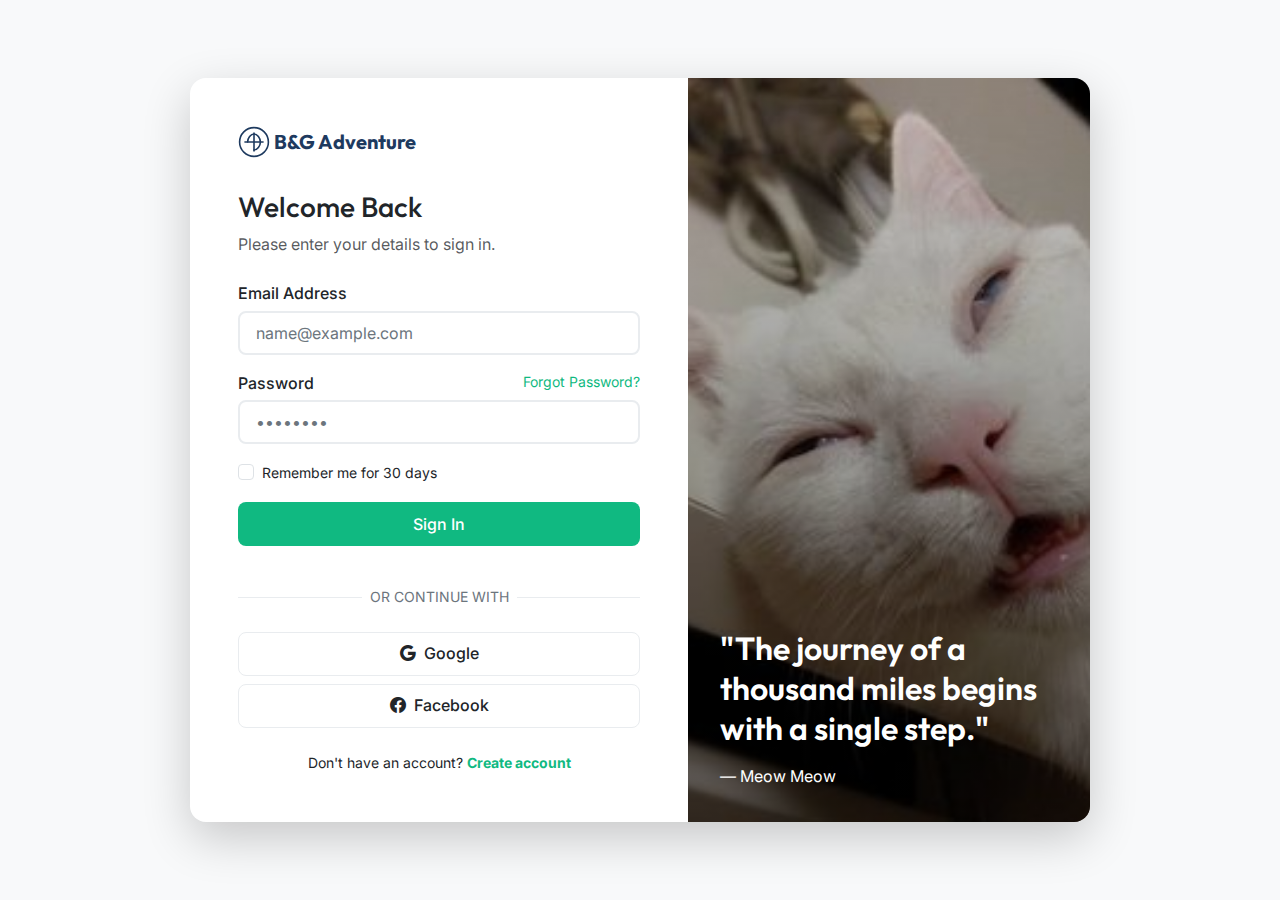
<file: login.html>
<!DOCTYPE html>
<html lang="en">

<head>
    <meta charset="UTF-8">
    <meta name="viewport" content="width=device-width, initial-scale=1.0">
    <meta name="description"
        content="Sign in to TravelCo to manage your bookings, save your favorite tours, and get exclusive travel deals.">
    <title>Sign In - B&G Adventure</title>

    <link rel="preconnect" href="https://fonts.googleapis.com">
    <link rel="preconnect" href="https://fonts.gstatic.com" crossorigin>
    <link href="https://cdn.jsdelivr.net/npm/bootstrap@5.3.3/dist/css/bootstrap.min.css" rel="stylesheet">
    <link href="https://cdn.jsdelivr.net/npm/bootstrap-icons@1.11.3/font/bootstrap-icons.min.css" rel="stylesheet">

    <link rel="stylesheet" href="css/main.css">
    <link rel="stylesheet" href="css/navbar.css">
    <link rel="stylesheet" href="css/home.css">
    <link rel="stylesheet" href="css/footer.css">

    <style>
        .auth-page {
            min-height: 100vh;
            display: flex;
            flex-direction: column;
            background: var(--color-neutral-100);
        }

        .auth-container {
            flex: 1;
            display: flex;
            align-items: center;
            justify-content: center;
            padding: var(--space-2xl) 0;
        }

        .auth-card {
            background: white;
            border-radius: var(--radius-lg);
            box-shadow: var(--shadow-xl);
            overflow: hidden;
            width: 100%;
            max-width: 900px;
            display: flex;
        }

        .auth-image {
            flex: 1;
            background-image: url('assets/images/login-meow.png');
            background-size: cover;
            background-position: center;
            position: relative;
            display: none;
        }

        .auth-image::after {
            content: '';
            position: absolute;
            top: 0;
            left: 0;
            right: 0;
            bottom: 0;
            background: linear-gradient(to bottom, rgba(0, 0, 0, 0.2), rgba(0, 0, 0, 0.6));
        }

        .auth-image-content {
            position: relative;
            z-index: 1;
            height: 100%;
            display: flex;
            flex-direction: column;
            justify-content: flex-end;
            padding: var(--space-xl);
            color: white;
        }

        .auth-form-container {
            flex: 1;
            padding: var(--space-2xl);
        }

        .auth-logo {
            display: flex;
            align-items: center;
            gap: var(--space-xs);
            font-family: var(--font-heading);
            font-weight: 700;
            font-size: var(--size-h5);
            color: var(--color-secondary);
            margin-bottom: var(--space-xl);
            text-decoration: none;
        }

        .social-btn {
            width: 100%;
            display: flex;
            align-items: center;
            justify-content: center;
            gap: var(--space-sm);
            padding: var(--space-sm);
            border: 1px solid var(--color-neutral-200);
            border-radius: var(--radius-md);
            background: white;
            color: var(--color-neutral-900);
            font-weight: 500;
            transition: all var(--transition-fast);
            margin-bottom: var(--space-sm);
            text-decoration: none;
        }

        .social-btn:hover {
            background: var(--color-neutral-100);
            border-color: var(--color-neutral-500);
        }

        .divider {
            display: flex;
            align-items: center;
            margin: var(--space-lg) 0;
            color: var(--color-neutral-500);
            font-size: var(--size-caption);
        }

        .divider::before,
        .divider::after {
            content: '';
            flex: 1;
            height: 1px;
            background: var(--color-neutral-200);
        }

        .divider span {
            padding: 0 var(--space-sm);
        }

        @media (min-width: 992px) {
            .auth-image {
                display: block;
            }
        }
    </style>
</head>

<body class="auth-page">

    <div class="auth-container">
        <div class="auth-card">
            <div class="auth-form-container">
                <a href="index.html" class="auth-logo">
                    <svg width="32" height="32" viewBox="0 0 40 40" fill="none">
                        <circle cx="20" cy="20" r="18" stroke="currentColor" stroke-width="2" />
                        <path d="M12 20C12 15 16 10 20 10C24 10 28 15 28 20C28 25 24 30 20 30" stroke="currentColor"
                            stroke-width="2" stroke-linecap="round" />
                        <path d="M8 20H32" stroke="currentColor" stroke-width="2" />
                        <path d="M20 8V32" stroke="currentColor" stroke-width="2" />
                    </svg>
                    B&G Adventure
                </a>

                <h1 class="h3 mb-2">Welcome Back</h1>
                <p class="text-muted mb-4">Please enter your details to sign in.</p>

                <form action="index.html">
                    <div class="mb-3">
                        <label for="email" class="form-label">Email Address</label>
                        <input type="email" class="form-control" id="email" placeholder="name@example.com" required>
                    </div>
                    <div class="mb-3">
                        <div class="d-flex justify-content-between">
                            <label for="password" class="form-label">Password</label>
                            <a href="#" class="text-decoration-none small">Forgot Password?</a>
                        </div>
                        <input type="password" class="form-control" id="password" minlength="8" maxlength="16" placeholder="••••••••" required>
                    </div>
                    <div class="mb-3 form-check">
                        <input type="checkbox" class="form-check-input" id="remember">
                        <label class="form-check-label small" for="remember">Remember me for 30 days</label>
                    </div>
                    <button type="submit" class="btn btn-primary w-100 mb-3">Sign In</button>
                </form>

                <div class="divider">
                    <span>OR CONTINUE WITH</span>
                </div>

                <button class="social-btn">
                    <i class="bi bi-google"></i> Google
                </button>
                <button class="social-btn">
                    <i class="bi bi-facebook"></i> Facebook
                </button>

                <p class="text-center mt-4 mb-0 small">
                    Don't have an account? <a href="register.html" class="fw-bold">Create account</a>
                </p>
            </div>

            <div class="auth-image">
                <div class="auth-image-content">
                    <h3 class="text-white">"The journey of a thousand miles begins with a single step."</h3>
                    <p class="mb-0">— Meow Meow</p>
                </div>
            </div>
        </div>
    </div>

</body>

</html>
</file>
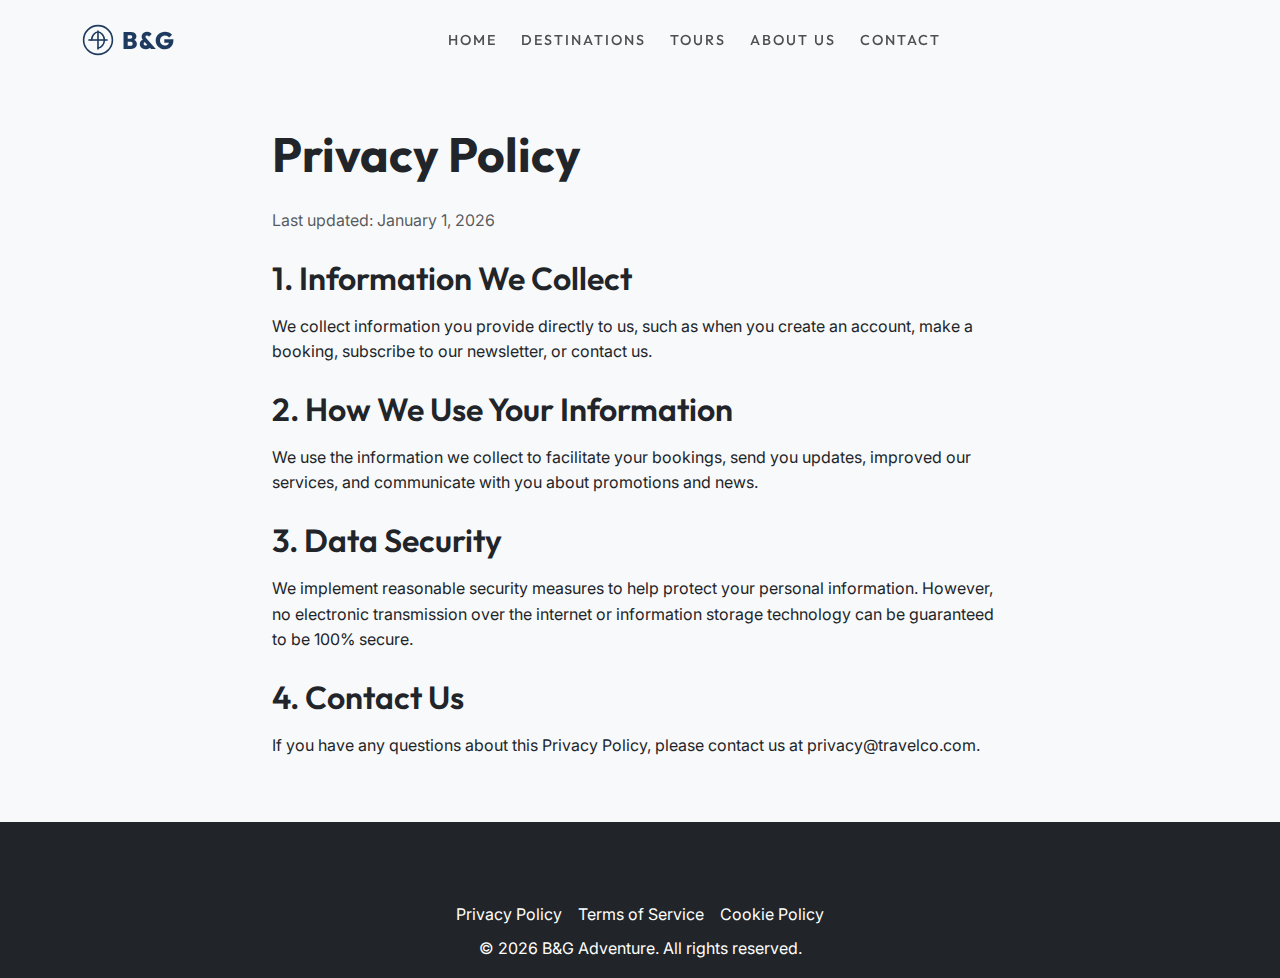
<file: privacy.html>
<!DOCTYPE html>
<html lang="en">
  <head>
    <meta charset="UTF-8" />
    <meta name="viewport" content="width=device-width, initial-scale=1.0" />
    <meta name="description" content="Privacy Policy for TravelCo" />
    <title>Privacy Policy - B&G Adventure</title>
    <link
      href="https://cdn.jsdelivr.net/npm/bootstrap@5.3.3/dist/css/bootstrap.min.css"
      rel="stylesheet"
    />
    <link
      href="https://cdn.jsdelivr.net/npm/bootstrap-icons@1.11.3/font/bootstrap-icons.min.css"
      rel="stylesheet"
    />
    <link rel="stylesheet" href="css/main.css" />
    <link rel="stylesheet" href="css/navbar.css" />
    <link rel="stylesheet" href="css/footer.css" />
  </head>

  <body class="with-navbar-offset">
    <!-- NAVBAR -->
    <nav
      class="navbar navbar-expand-lg scrolled"
      role="navigation"
      aria-label="Main navigation"
    >
      <div class="container">
        <a
          class="navbar-brand"
          href="index.html"
          style="color: var(--color-secondary)"
        >
          <svg width="40" height="40" viewBox="0 0 40 40" fill="none">
            <circle
              cx="20"
              cy="20"
              r="18"
              stroke="currentColor"
              stroke-width="2"
            />
            <path
              d="M12 20C12 15 16 10 20 10C24 10 28 15 28 20C28 25 24 30 20 30"
              stroke="currentColor"
              stroke-width="2"
              stroke-linecap="round"
            />
            <path d="M8 20H32" stroke="currentColor" stroke-width="2" />
            <path d="M20 8V32" stroke="currentColor" stroke-width="2" />
          </svg>
          B&G
        </a>

        <button
          class="navbar-toggler d-lg-none"
          type="button"
          data-bs-toggle="offcanvas"
          data-bs-target="#mobileMenu"
          style="background: var(--color-neutral-100)"
        >
          <i
            class="bi bi-list fs-4"
            style="color: var(--color-neutral-900)"
          ></i>
        </button>

        <div class="collapse navbar-collapse" id="navbarNav">
          <ul class="navbar-nav mx-auto">
            <li class="nav-item">
              <a
                class="nav-link"
                href="index.html"
                style="color: var(--color-neutral-900)"
                >Home</a
              >
            </li>
            <li class="nav-item">
              <a
                class="nav-link"
                href="destinations.html"
                style="color: var(--color-neutral-900)"
                >Destinations</a
              >
            </li>
            <li class="nav-item">
              <a
                class="nav-link"
                href="tours.html"
                style="color: var(--color-neutral-900)"
                >Tours</a
              >
            </li>
            <li class="nav-item">
              <a
                class="nav-link"
                href="about.html"
                style="color: var(--color-neutral-900)"
                >About Us</a
              >
            </li>
            <li class="nav-item">
              <a
                class="nav-link"
                href="contact.html"
                style="color: var(--color-neutral-900)"
                >Contact</a
              >
            </li>
          </ul>
        </div>

        <div></div>
      </div>
    </nav>

    <!-- Mobile Menu -->
    <div class="offcanvas offcanvas-start" tabindex="-1" id="mobileMenu">
      <div class="offcanvas-header">
        <h5 class="offcanvas-title">B&G</h5>
        <button
          type="button"
          class="btn-close"
          data-bs-dismiss="offcanvas"
        ></button>
      </div>
      <div class="offcanvas-body">
        <ul class="navbar-nav">
          <li class="nav-item">
            <a class="nav-link" href="index.html">Home</a>
          </li>
          <li class="nav-item">
            <a class="nav-link" href="destinations.html">Destinations</a>
          </li>
          <li class="nav-item">
            <a class="nav-link" href="tours.html">Tours</a>
          </li>
          <li class="nav-item">
            <a class="nav-link" href="about.html">About Us</a>
          </li>
          <li class="nav-item">
            <a class="nav-link" href="contact.html">Contact</a>
          </li>
        </ul>
      </div>
    </div>

    <main class="container py-5">
      <div class="row justify-content-center">
        <div class="col-lg-8">
          <h1 class="mb-4">Privacy Policy</h1>
          <p class="text-muted">Last updated: January 1, 2026</p>

          <h3 class="mt-4">1. Information We Collect</h3>
          <p>
            We collect information you provide directly to us, such as when you
            create an account, make a booking, subscribe to our newsletter, or
            contact us.
          </p>

          <h3 class="mt-4">2. How We Use Your Information</h3>
          <p>
            We use the information we collect to facilitate your bookings, send
            you updates, improved our services, and communicate with you about
            promotions and news.
          </p>

          <h3 class="mt-4">3. Data Security</h3>
          <p>
            We implement reasonable security measures to help protect your
            personal information. However, no electronic transmission over the
            internet or information storage technology can be guaranteed to be
            100% secure.
          </p>

          <h3 class="mt-4">4. Contact Us</h3>
          <p>
            If you have any questions about this Privacy Policy, please contact
            us at privacy@travelco.com.
          </p>
        </div>
      </div>
    </main>

    <footer class="footer mt-auto bg-dark text-white" role="contentinfo">
      <div class="container py-3">
        <div class="d-flex justify-content-center gap-3 mb-2">
          <a href="privacy.html" class="text-white">Privacy Policy</a>
          <a href="terms.html" class="text-white">Terms of Service</a>
          <a href="cookie-policy.html" class="text-white">Cookie Policy</a>
        </div>
        <div class="text-center">
          <p class="mb-0">&copy; 2026 B&G Adventure. All rights reserved.</p>
        </div>
      </div>
    </footer>

    <script src="https://cdn.jsdelivr.net/npm/bootstrap@5.3.3/dist/js/bootstrap.bundle.min.js"></script>
    <script src="js/main.js"></script>
  </body>
</html>
</file>
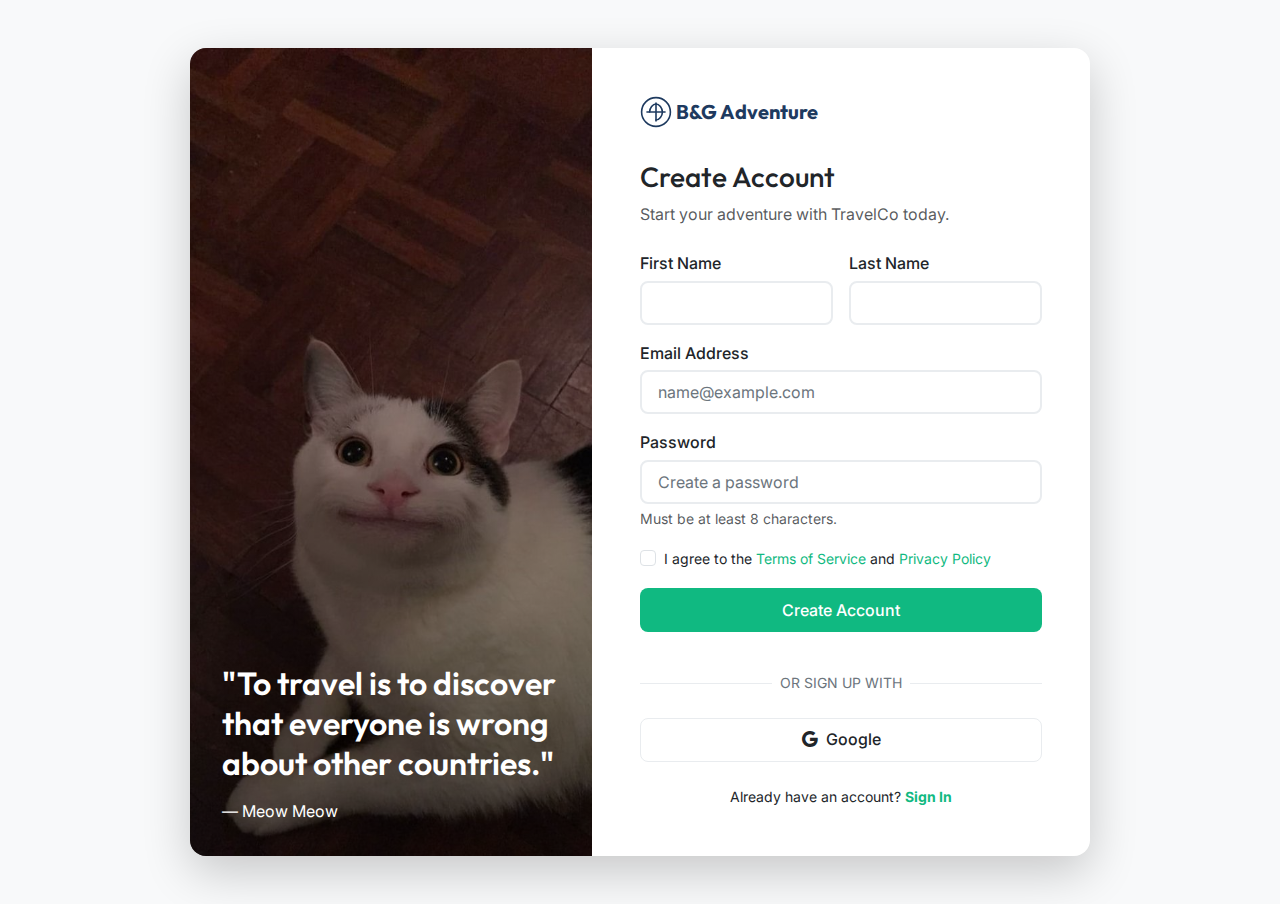
<file: register.html>
<!DOCTYPE html>
<html lang="en">

<head>
    <meta charset="UTF-8">
    <meta name="viewport" content="width=device-width, initial-scale=1.0">
    <meta name="description"
        content="Create a TravelCo account to book tours, manage your trips, and get personalized travel recommendations.">
    <title>Create Account - B&G Adventure</title>

    <link rel="preconnect" href="https://fonts.googleapis.com">
    <link rel="preconnect" href="https://fonts.gstatic.com" crossorigin>
    <link href="https://cdn.jsdelivr.net/npm/bootstrap@5.3.3/dist/css/bootstrap.min.css" rel="stylesheet">
    <link href="https://cdn.jsdelivr.net/npm/bootstrap-icons@1.11.3/font/bootstrap-icons.min.css" rel="stylesheet">

    <link rel="stylesheet" href="css/main.css">
    <link rel="stylesheet" href="css/navbar.css">
    <link rel="stylesheet" href="css/home.css">
    <link rel="stylesheet" href="css/footer.css">

    <style>
        .auth-page {
            min-height: 100vh;
            display: flex;
            flex-direction: column;
            background: var(--color-neutral-100);
        }

        .auth-container {
            flex: 1;
            display: flex;
            align-items: center;
            justify-content: center;
            padding: var(--space-2xl) 0;
        }

        .auth-card {
            background: white;
            border-radius: var(--radius-lg);
            box-shadow: var(--shadow-xl);
            overflow: hidden;
            width: 100%;
            max-width: 900px;
            display: flex;
            flex-direction: row-reverse;
            /* Image on right for register */
        }

        .auth-image {
            flex: 1;
            background-image: url('./assets/images/register-meow.png');
            background-size: cover;
            background-position: center;
            position: relative;
            display: none;
        }

        .auth-image::after {
            content: '';
            position: absolute;
            top: 0;
            left: 0;
            right: 0;
            bottom: 0;
            background: linear-gradient(to bottom, rgba(0, 0, 0, 0.2), rgba(0, 0, 0, 0.6));
        }

        .auth-image-content {
            position: relative;
            z-index: 1;
            height: 100%;
            display: flex;
            flex-direction: column;
            justify-content: flex-end;
            padding: var(--space-xl);
            color: white;
        }

        .auth-form-container {
            flex: 1;
            padding: var(--space-2xl);
        }

        .auth-logo {
            display: flex;
            align-items: center;
            gap: var(--space-xs);
            font-family: var(--font-heading);
            font-weight: 700;
            font-size: var(--size-h5);
            color: var(--color-secondary);
            margin-bottom: var(--space-xl);
            text-decoration: none;
        }

        .social-btn {
            width: 100%;
            display: flex;
            align-items: center;
            justify-content: center;
            gap: var(--space-sm);
            padding: var(--space-sm);
            border: 1px solid var(--color-neutral-200);
            border-radius: var(--radius-md);
            background: white;
            color: var(--color-neutral-900);
            font-weight: 500;
            transition: all var(--transition-fast);
            margin-bottom: var(--space-sm);
            text-decoration: none;
        }

        .social-btn:hover {
            background: var(--color-neutral-100);
            border-color: var(--color-neutral-500);
        }

        .divider {
            display: flex;
            align-items: center;
            margin: var(--space-lg) 0;
            color: var(--color-neutral-500);
            font-size: var(--size-caption);
        }

        .divider::before,
        .divider::after {
            content: '';
            flex: 1;
            height: 1px;
            background: var(--color-neutral-200);
        }

        .divider span {
            padding: 0 var(--space-sm);
        }

        @media (min-width: 992px) {
            .auth-image {
                display: block;
            }
        }
    </style>
</head>

<body class="auth-page">

    <div class="auth-container">
        <div class="auth-card">
            <div class="auth-form-container">
                <a href="index.html" class="auth-logo">
                    <svg width="32" height="32" viewBox="0 0 40 40" fill="none">
                        <circle cx="20" cy="20" r="18" stroke="currentColor" stroke-width="2" />
                        <path d="M12 20C12 15 16 10 20 10C24 10 28 15 28 20C28 25 24 30 20 30" stroke="currentColor"
                            stroke-width="2" stroke-linecap="round" />
                        <path d="M8 20H32" stroke="currentColor" stroke-width="2" />
                        <path d="M20 8V32" stroke="currentColor" stroke-width="2" />
                    </svg>
                    B&G Adventure
                </a>

                <h1 class="h3 mb-2">Create Account</h1>
                <p class="text-muted mb-4">Start your adventure with TravelCo today.</p>

                <form action="index.html">
                    <div class="row g-3 mb-3">
                        <div class="col-md-6">
                            <label for="firstName" class="form-label">First Name</label>
                            <input type="text" class="form-control" id="firstName" required>
                        </div>
                        <div class="col-md-6">
                            <label for="lastName" class="form-label">Last Name</label>
                            <input type="text" class="form-control" id="lastName" required>
                        </div>
                    </div>
                    <div class="mb-3">
                        <label for="email" class="form-label">Email Address</label>
                        <input type="email" class="form-control" id="email" placeholder="name@example.com" required>
                    </div>
                    <div class="mb-3">
                        <label for="password" class="form-label">Password</label>
                        <input type="password" class="form-control" id="password" minlength="8" maxlength="16" placeholder="Create a password"
                            required>
                        <div class="form-text">Must be at least 8 characters.</div>
                    </div>
                    <div class="mb-3 form-check">
                        <input type="checkbox" class="form-check-input" id="terms" required>
                        <label class="form-check-label small" for="terms">I agree to the <a href="terms.html">Terms of
                                Service</a> and <a href="privacy.html">Privacy Policy</a></label>
                    </div>
                    <button type="submit" class="btn btn-primary w-100 mb-3">Create Account</button>
                </form>

                <div class="divider">
                    <span>OR SIGN UP WITH</span>
                </div>

                <button class="social-btn">
                    <i class="bi bi-google"></i> Google
                </button>

                <p class="text-center mt-4 mb-0 small">
                    Already have an account? <a href="login.html" class="fw-bold">Sign In</a>
                </p>
            </div>

            <div class="auth-image">
                <div class="auth-image-content">
                    <h3 class="text-white">"To travel is to discover that everyone is wrong about other countries."</h3>
                    <p class="mb-0">— Meow Meow</p>
                </div>
            </div>
        </div>
    </div>

</body>

</html>
</file>
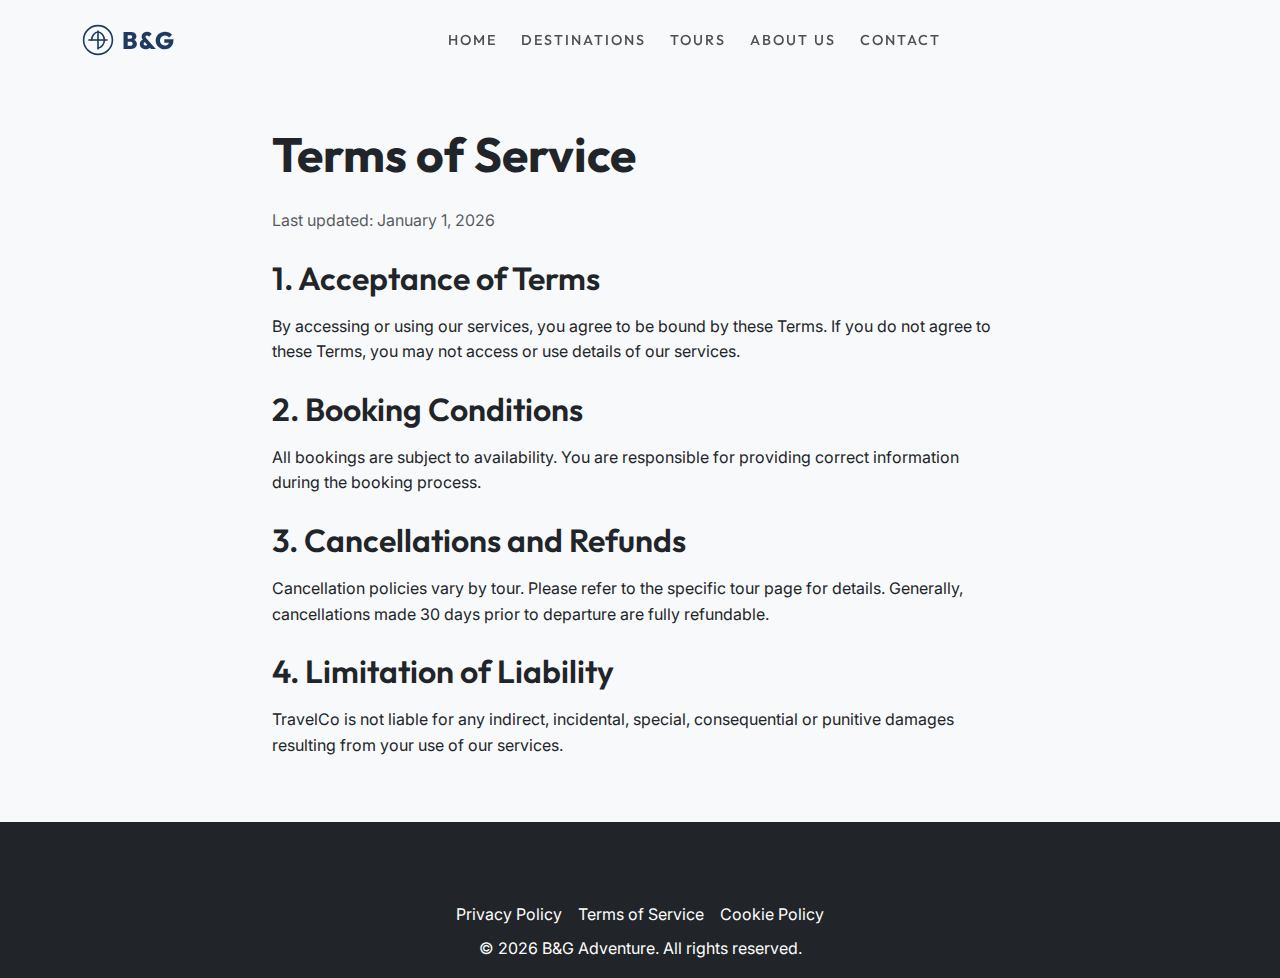
<file: terms.html>
<!DOCTYPE html>
<html lang="en">
  <head>
    <link rel="icon" type="image/svg+xml" href="./assets/icons/logo.svg" />
    <meta charset="UTF-8" />
    <meta name="viewport" content="width=device-width, initial-scale=1.0" />
    <meta name="description" content="Terms of Service for TravelCo" />
    <title>Terms of Service - B&G Adventure</title>
    <link
      href="https://cdn.jsdelivr.net/npm/bootstrap@5.3.2/dist/css/bootstrap.min.css"
      rel="stylesheet"
    />
    <link
      href="https://cdn.jsdelivr.net/npm/bootstrap-icons@1.11.3/font/bootstrap-icons.min.css"
      rel="stylesheet"
    />
    <link rel="stylesheet" href="css/main.css" />
    <link rel="stylesheet" href="css/navbar.css" />
    <link rel="stylesheet" href="css/footer.css" />

    <!-- Page-specific overrides removed to allow shared site styles to apply -->
  </head>

  <body class="with-navbar-offset">
    <!-- NAVBAR -->
    <nav
      class="navbar navbar-expand-lg scrolled"
      role="navigation"
      aria-label="Main navigation"
    >
      <div class="container">
        <a
          class="navbar-brand"
          href="index.html"
          style="color: var(--color-secondary)"
        >
          <svg width="40" height="40" viewBox="0 0 40 40" fill="none">
            <circle
              cx="20"
              cy="20"
              r="18"
              stroke="currentColor"
              stroke-width="2"
            />
            <path
              d="M12 20C12 15 16 10 20 10C24 10 28 15 28 20C28 25 24 30 20 30"
              stroke="currentColor"
              stroke-width="2"
              stroke-linecap="round"
            />
            <path d="M8 20H32" stroke="currentColor" stroke-width="2" />
            <path d="M20 8V32" stroke="currentColor" stroke-width="2" />
          </svg>
          B&G
        </a>

        <button
          class="navbar-toggler d-lg-none"
          type="button"
          data-bs-toggle="offcanvas"
          data-bs-target="#mobileMenu"
          style="background: var(--color-neutral-100)"
        >
          <i
            class="bi bi-list fs-4"
            style="color: var(--color-neutral-900)"
          ></i>
        </button>

        <div class="collapse navbar-collapse" id="navbarNav">
          <ul class="navbar-nav mx-auto">
            <li class="nav-item">
              <a
                class="nav-link"
                href="index.html"
                style="color: var(--color-neutral-900)"
                >Home</a
              >
            </li>
            <li class="nav-item">
              <a
                class="nav-link"
                href="destinations.html"
                style="color: var(--color-neutral-900)"
                >Destinations</a
              >
            </li>
            <li class="nav-item">
              <a
                class="nav-link"
                href="tours.html"
                style="color: var(--color-neutral-900)"
                >Tours</a
              >
            </li>
            <li class="nav-item">
              <a
                class="nav-link"
                href="about.html"
                style="color: var(--color-neutral-900)"
                >About Us</a
              >
            </li>
            <li class="nav-item">
              <a
                class="nav-link"
                href="contact.html"
                style="color: var(--color-neutral-900)"
                >Contact</a
              >
            </li>
          </ul>
        </div>

        <div></div>
      </div>
    </nav>

    <!-- Mobile Menu -->
    <div class="offcanvas offcanvas-start" tabindex="-1" id="mobileMenu">
      <div class="offcanvas-header">
        <h5 class="offcanvas-title">B&G</h5>
        <button
          type="button"
          class="btn-close"
          data-bs-dismiss="offcanvas"
        ></button>
      </div>
      <div class="offcanvas-body">
        <ul class="navbar-nav">
          <li class="nav-item">
            <a class="nav-link" href="index.html">Home</a>
          </li>
          <li class="nav-item">
            <a class="nav-link" href="destinations.html">Destinations</a>
          </li>
          <li class="nav-item">
            <a class="nav-link" href="tours.html">Tours</a>
          </li>
          <li class="nav-item">
            <a class="nav-link" href="about.html">About Us</a>
          </li>
          <li class="nav-item">
            <a class="nav-link" href="contact.html">Contact</a>
          </li>
        </ul>
      </div>
    </div>

    <main class="container py-5">
      <div class="row justify-content-center">
        <div class="col-lg-8">
          <h1 class="mb-4">Terms of Service</h1>
          <p class="text-muted">Last updated: January 1, 2026</p>

          <h3 class="mt-4">1. Acceptance of Terms</h3>
          <p>
            By accessing or using our services, you agree to be bound by these
            Terms. If you do not agree to these Terms, you may not access or use
            details of our services.
          </p>

          <h3 class="mt-4">2. Booking Conditions</h3>
          <p>
            All bookings are subject to availability. You are responsible for
            providing correct information during the booking process.
          </p>

          <h3 class="mt-4">3. Cancellations and Refunds</h3>
          <p>
            Cancellation policies vary by tour. Please refer to the specific
            tour page for details. Generally, cancellations made 30 days prior
            to departure are fully refundable.
          </p>

          <h3 class="mt-4">4. Limitation of Liability</h3>
          <p>
            TravelCo is not liable for any indirect, incidental, special,
            consequential or punitive damages resulting from your use of our
            services.
          </p>
        </div>
      </div>
    </main>

    <!-- Footer -->
    <footer class="footer mt-auto bg-dark text-white" role="contentinfo">
      <div class="container py-3">
        <div class="d-flex justify-content-center gap-3 mb-2">
          <a href="privacy.html" class="text-white">Privacy Policy</a>
          <a href="terms.html" class="text-white">Terms of Service</a>
          <a href="cookie-policy.html" class="text-white">Cookie Policy</a>
        </div>
        <div class="text-center">
          <p class="mb-0">&copy; 2026 B&G Adventure. All rights reserved.</p>
        </div>
      </div>
    </footer>

    <!-- Add Bootstrap JS bundle so interactive components work -->
    <script src="https://cdn.jsdelivr.net/npm/bootstrap@5.3.2/dist/js/bootstrap.bundle.min.js"></script>
    <script src="js/main.js"></script>
  </body>
</html>
</file>
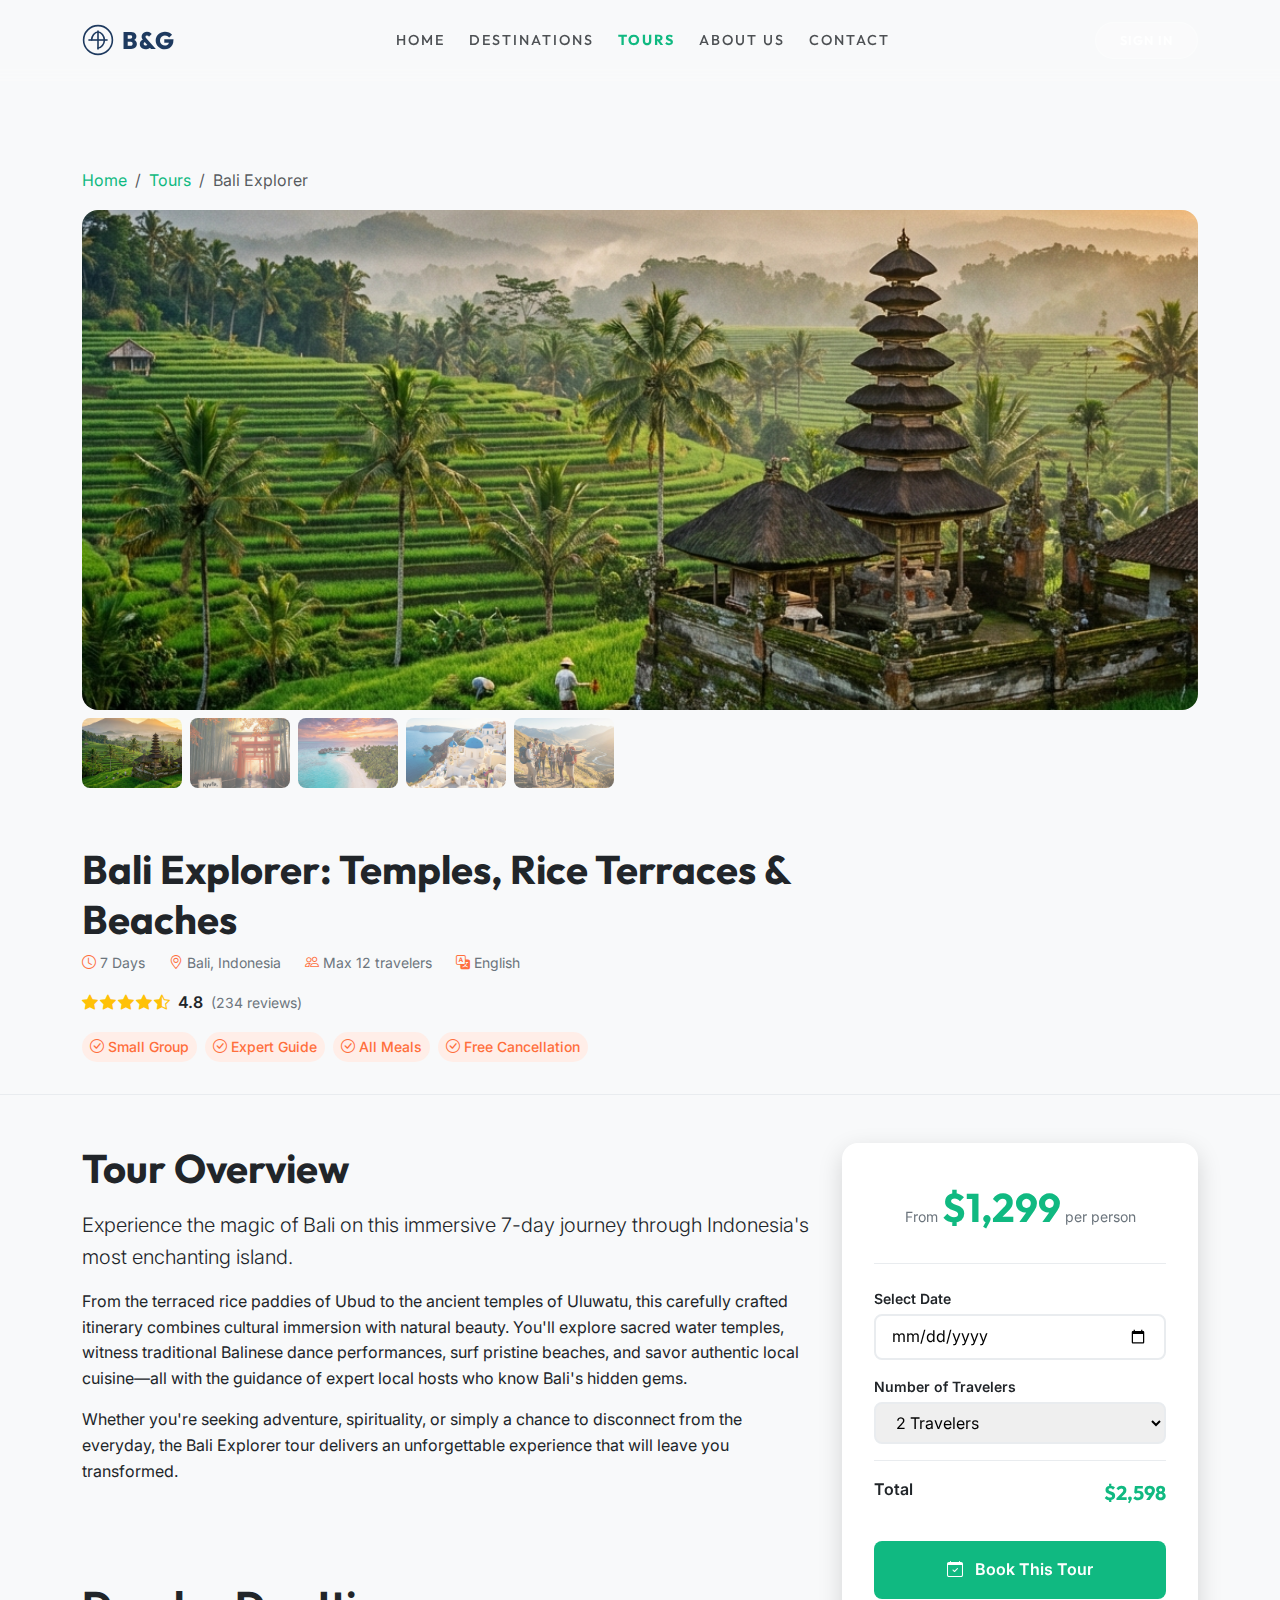
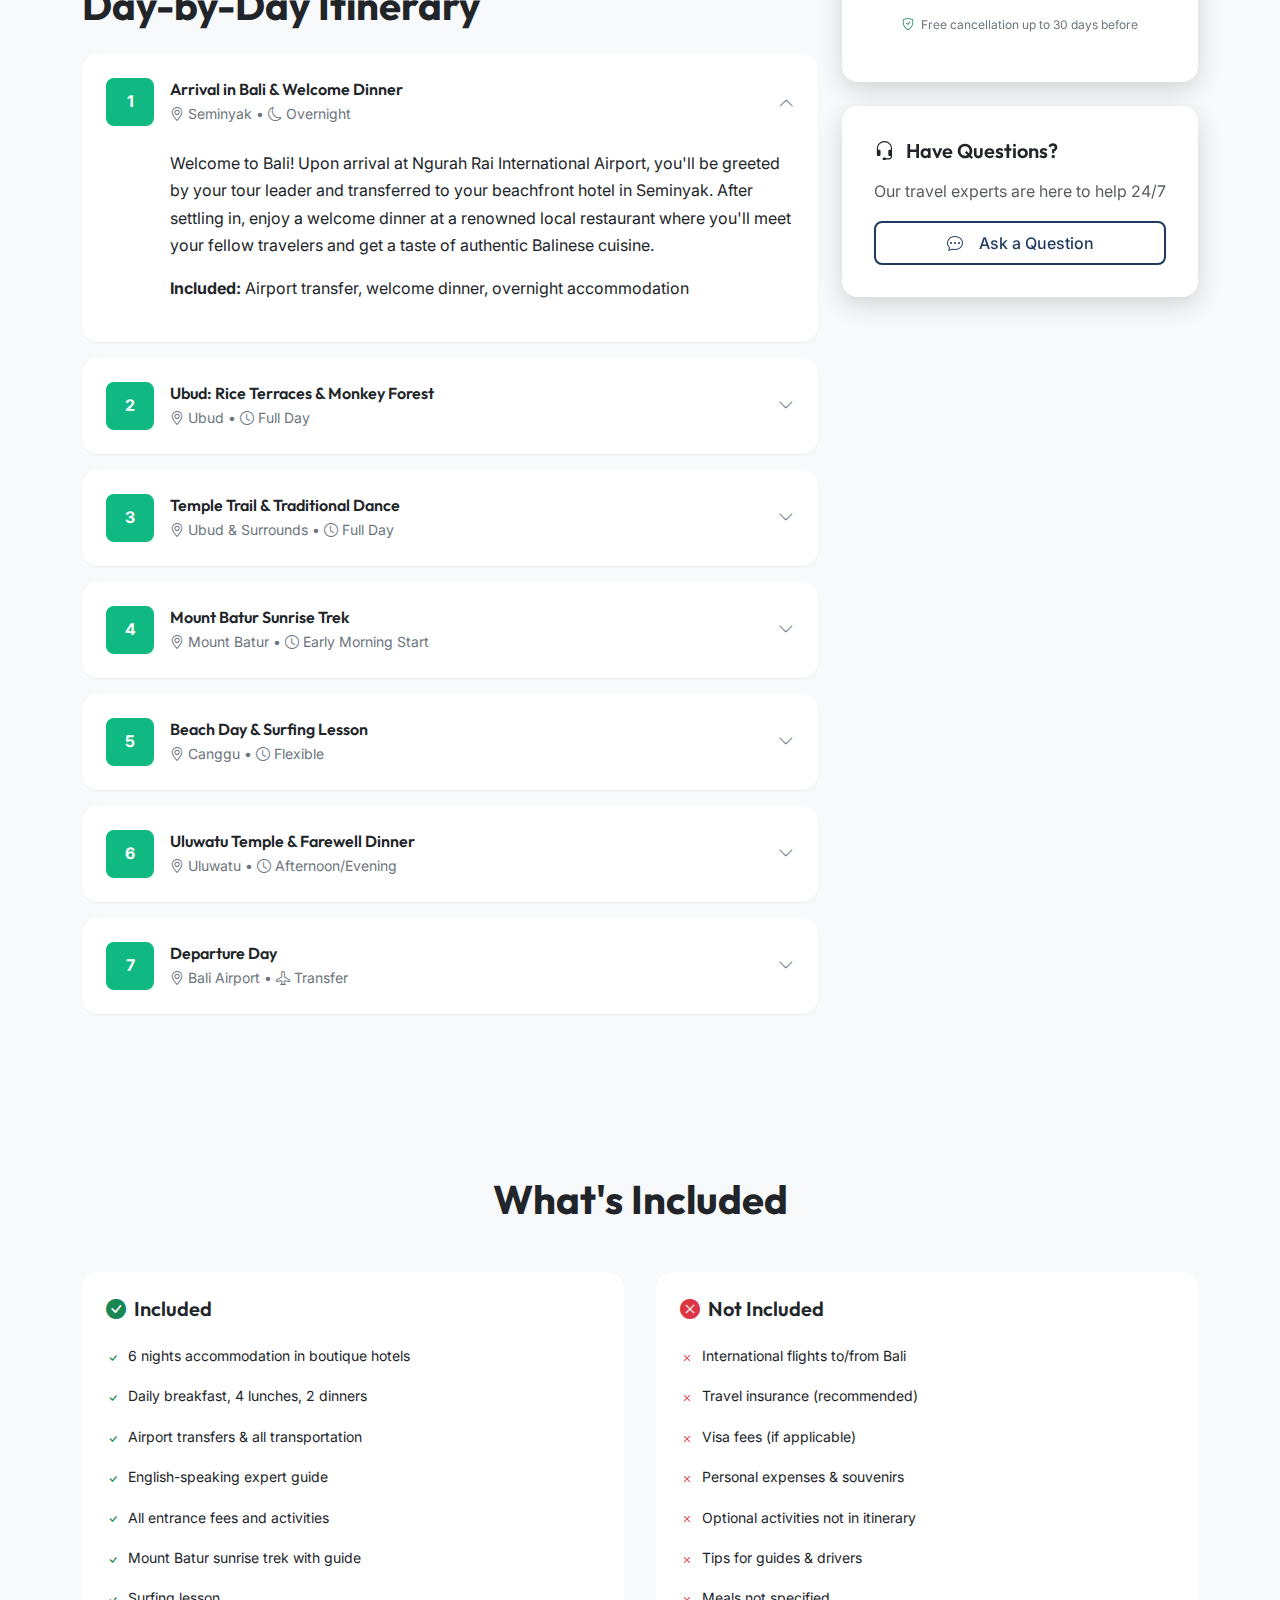
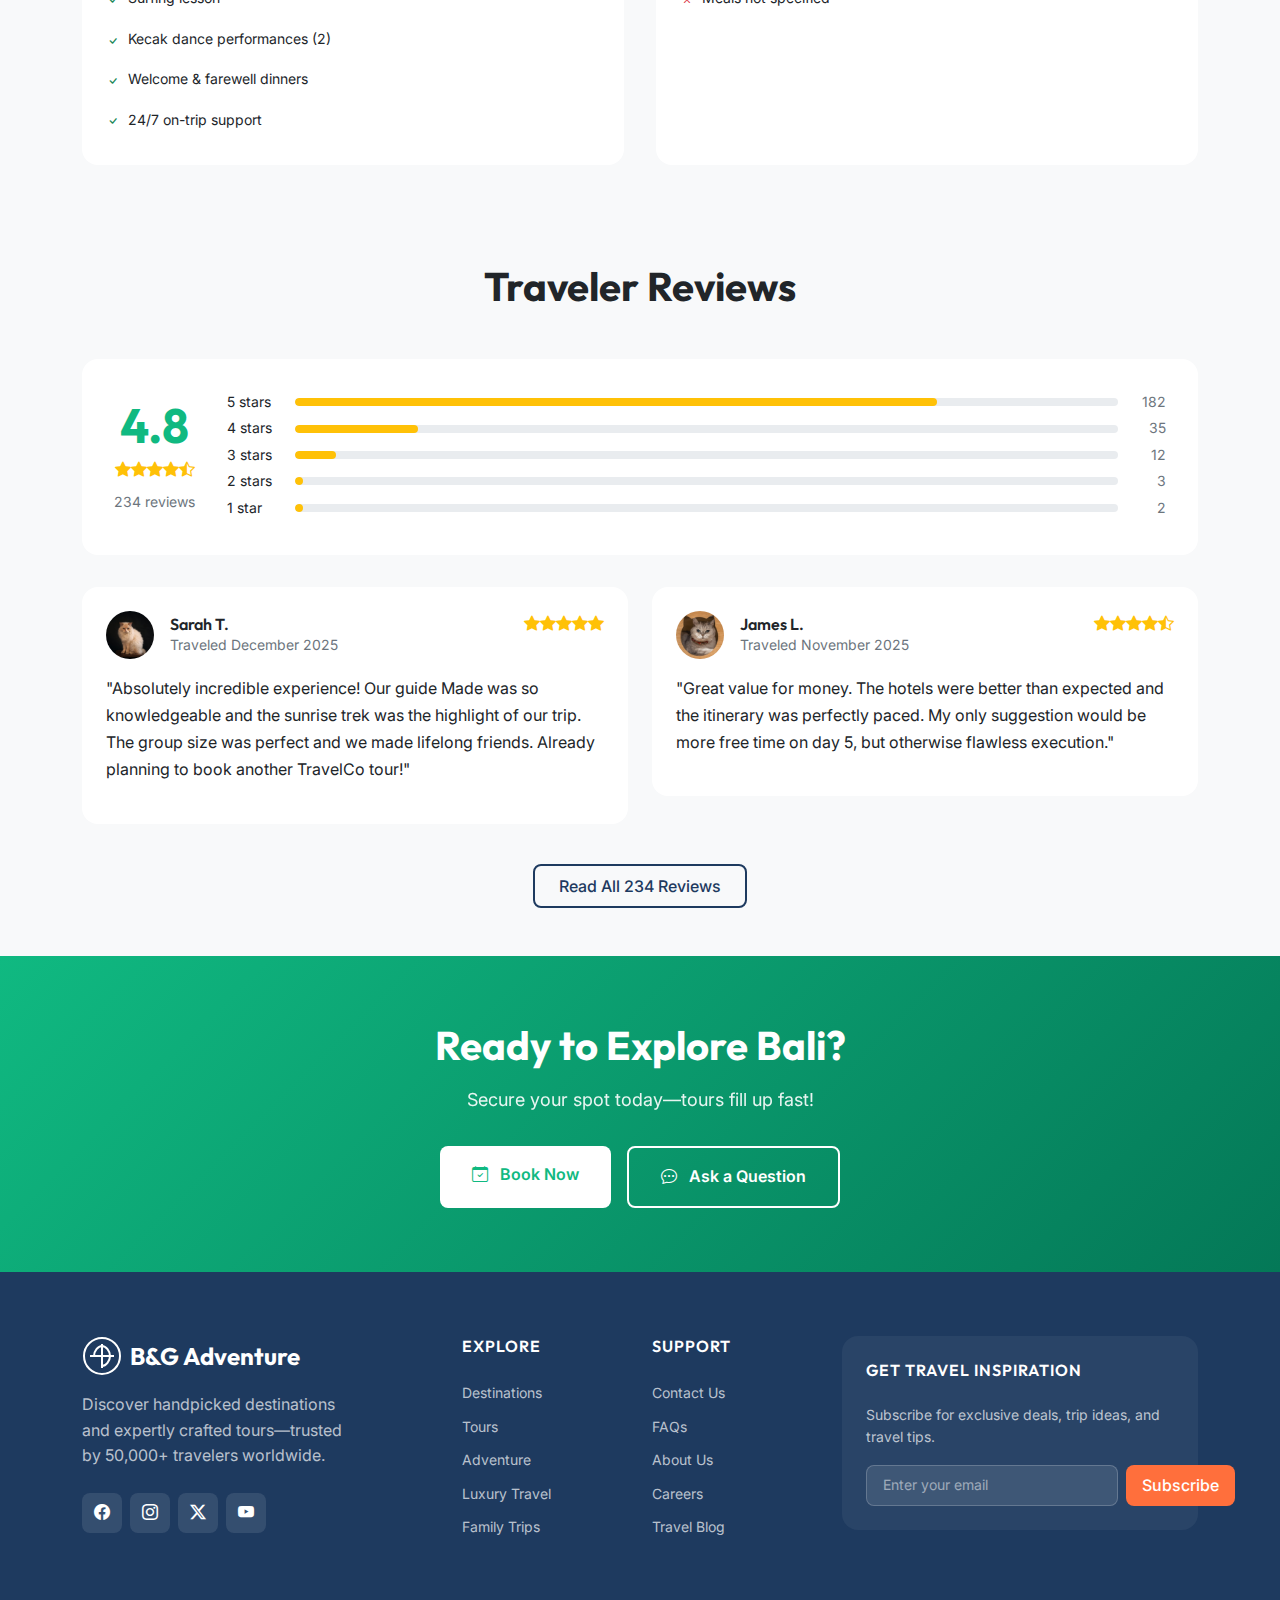
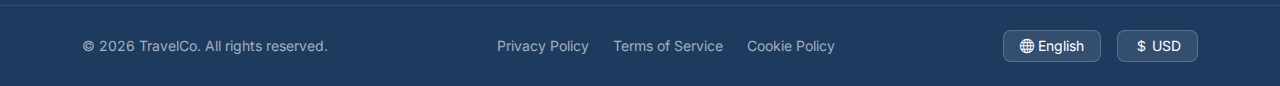
<file: tour-detail.html>
<!DOCTYPE html>
<html lang="en">
  <head>
    <link rel="icon" type="image/svg+xml" href="./assets/icons/logo.svg" />
    <meta charset="UTF-8" />
    <meta name="viewport" content="width=device-width, initial-scale=1.0" />
    <meta
      name="description"
      content="Bali Explorer: 7-day adventure through temples, rice terraces & beaches. Expert guides, all-inclusive package. Book now with TravelCo."
    />
    <title>Bali Explorer Tour - 7 Days | B&G Adventure</title>

    <link rel="preconnect" href="https://fonts.googleapis.com" />
    <link rel="preconnect" href="https://fonts.gstatic.com" crossorigin />
    <link
      href="https://cdn.jsdelivr.net/npm/bootstrap@5.3.3/dist/css/bootstrap.min.css"
      rel="stylesheet"
    />
    <link
      href="https://cdn.jsdelivr.net/npm/bootstrap-icons@1.11.3/font/bootstrap-icons.min.css"
      rel="stylesheet"
    />

    <link rel="stylesheet" href="css/main.css" />
    <link rel="stylesheet" href="css/navbar.css" />
    <link rel="stylesheet" href="css/home.css" />
    <link rel="stylesheet" href="css/tours.css" />
    <link rel="stylesheet" href="css/footer.css" />
  </head>

  <body class="tours-page">
    <a href="#main-content" class="skip-link">Skip to main content</a>

    <!-- NAVBAR -->
    <nav class="navbar navbar-expand-lg scrolled" role="navigation">
      <div class="container">
        <a
          class="navbar-brand"
          href="index.html"
          style="color: var(--color-secondary)"
        >
          <svg width="40" height="40" viewBox="0 0 40 40" fill="none">
            <circle
              cx="20"
              cy="20"
              r="18"
              stroke="currentColor"
              stroke-width="2"
            />
            <path
              d="M12 20C12 15 16 10 20 10C24 10 28 15 28 20C28 25 24 30 20 30"
              stroke="currentColor"
              stroke-width="2"
              stroke-linecap="round"
            />
            <path d="M8 20H32" stroke="currentColor" stroke-width="2" />
            <path d="M20 8V32" stroke="currentColor" stroke-width="2" />
          </svg>
          B&G
        </a>
        <div class="collapse navbar-collapse">
          <ul class="navbar-nav mx-auto">
            <li class="nav-item">
              <a
                class="nav-link"
                href="index.html"
                style="color: var(--color-neutral-900)"
                >Home</a
              >
            </li>
            <li class="nav-item">
              <a
                class="nav-link"
                href="destinations.html"
                style="color: var(--color-neutral-900)"
                >Destinations</a
              >
            </li>
            <li class="nav-item">
              <a
                class="nav-link active"
                href="tours.html"
                style="color: var(--color-neutral-900)"
                >Tours</a
              >
            </li>
            <li class="nav-item">
              <a
                class="nav-link"
                href="about.html"
                style="color: var(--color-neutral-900)"
                >About Us</a
              >
            </li>
            <li class="nav-item">
              <a
                class="nav-link"
                href="contact.html"
                style="color: var(--color-neutral-900)"
                >Contact</a
              >
            </li>
          </ul>
        </div>
        <div class="navbar-actions d-none d-lg-flex">
          <a href="login.html" class="btn btn-primary btn-sm">Sign In</a>
        </div>
      </div>
    </nav>

    <!-- MAIN CONTENT -->
    <main id="main-content">
      <!-- TOUR GALLERY -->
      <section class="tour-detail-hero">
        <div class="container py-4">
          <nav aria-label="Breadcrumb" class="mb-3">
            <ol class="breadcrumb">
              <li class="breadcrumb-item"><a href="index.html">Home</a></li>
              <li class="breadcrumb-item"><a href="tours.html">Tours</a></li>
              <li class="breadcrumb-item active">Bali Explorer</li>
            </ol>
          </nav>

          <div class="tour-gallery-main">
            <img
              src="assets/images/bali.png"
              alt="Bali Explorer Tour - Rice terraces and temples"
              id="main-gallery-img"
            />
          </div>
          <div class="tour-gallery-thumbs">
            <div
              class="tour-gallery-thumb active"
              onclick="changeImage('assets/images/bali.png', this)"
            >
              <img src="assets/images/bali.png" alt="Rice terraces" />
            </div>
            <div
              class="tour-gallery-thumb"
              onclick="changeImage('assets/images/kyoto.png', this)"
            >
              <img src="assets/images/kyoto.png" alt="Temple visit" />
            </div>
            <div
              class="tour-gallery-thumb"
              onclick="changeImage('assets/images/hero-main.png', this)"
            >
              <img src="assets/images/hero-main.png" alt="Beach sunset" />
            </div>
            <div
              class="tour-gallery-thumb"
              onclick="changeImage('assets/images/santorini.png', this)"
            >
              <img
                src="assets/images/santorini.png"
                alt="Cultural experience"
              />
            </div>
            <div
              class="tour-gallery-thumb"
              onclick="changeImage('assets/images/tour-adventure.png', this)"
            >
              <img
                src="assets/images/tour-adventure.png"
                alt="Adventure activities"
              />
            </div>
          </div>
        </div>
      </section>

      <!-- TOUR INFO -->
      <section class="tour-info-header">
        <div class="container">
          <div class="row">
            <div class="col-lg-8">
              <div class="tour-title-section">
                <h1>Bali Explorer: Temples, Rice Terraces & Beaches</h1>
                <div class="tour-meta">
                  <span class="tour-meta-item"
                    ><i class="bi bi-clock"></i> 7 Days</span
                  >
                  <span class="tour-meta-item"
                    ><i class="bi bi-geo-alt"></i> Bali, Indonesia</span
                  >
                  <span class="tour-meta-item"
                    ><i class="bi bi-people"></i> Max 12 travelers</span
                  >
                  <span class="tour-meta-item"
                    ><i class="bi bi-translate"></i> English</span
                  >
                </div>
                <div class="tour-rating">
                  <div class="stars">
                    <i class="bi bi-star-fill"></i
                    ><i class="bi bi-star-fill"></i
                    ><i class="bi bi-star-fill"></i
                    ><i class="bi bi-star-fill"></i
                    ><i class="bi bi-star-half"></i>
                  </div>
                  <span class="rating-text">4.8</span>
                  <span class="review-count">(234 reviews)</span>
                </div>
                <div class="tour-highlights">
                  <span class="highlight-badge"
                    ><i class="bi bi-check-circle"></i> Small Group</span
                  >
                  <span class="highlight-badge"
                    ><i class="bi bi-check-circle"></i> Expert Guide</span
                  >
                  <span class="highlight-badge"
                    ><i class="bi bi-check-circle"></i> All Meals</span
                  >
                  <span class="highlight-badge"
                    ><i class="bi bi-check-circle"></i> Free Cancellation</span
                  >
                </div>
              </div>
            </div>
          </div>
        </div>
      </section>

      <!-- MAIN CONTENT AREA -->
      <section class="py-5">
        <div class="container">
          <div class="row">
            <!-- Left Column: Content -->
            <div class="col-lg-8">
              <!-- Overview -->
              <div class="mb-5">
                <h2>Tour Overview</h2>
                <p class="lead">
                  Experience the magic of Bali on this immersive 7-day journey
                  through Indonesia's most enchanting island.
                </p>
                <p>
                  From the terraced rice paddies of Ubud to the ancient temples
                  of Uluwatu, this carefully crafted itinerary combines cultural
                  immersion with natural beauty. You'll explore sacred water
                  temples, witness traditional Balinese dance performances, surf
                  pristine beaches, and savor authentic local cuisine—all with
                  the guidance of expert local hosts who know Bali's hidden
                  gems.
                </p>
                <p>
                  Whether you're seeking adventure, spirituality, or simply a
                  chance to disconnect from the everyday, the Bali Explorer tour
                  delivers an unforgettable experience that will leave you
                  transformed.
                </p>
              </div>

              <!-- Itinerary -->
              <div class="tour-itinerary" id="itinerary">
                <h2 class="mb-4">Day-by-Day Itinerary</h2>

                <div class="itinerary-day open">
                  <div class="itinerary-header" onclick="toggleItinerary(this)">
                    <div class="itinerary-day-number">1</div>
                    <div class="itinerary-title">
                      <h4>Arrival in Bali & Welcome Dinner</h4>
                      <p>
                        <i class="bi bi-geo-alt"></i> Seminyak •
                        <i class="bi bi-moon"></i> Overnight
                      </p>
                    </div>
                    <i class="bi bi-chevron-down itinerary-toggle"></i>
                  </div>
                  <div class="itinerary-content">
                    <p>
                      Welcome to Bali! Upon arrival at Ngurah Rai International
                      Airport, you'll be greeted by your tour leader and
                      transferred to your beachfront hotel in Seminyak. After
                      settling in, enjoy a welcome dinner at a renowned local
                      restaurant where you'll meet your fellow travelers and get
                      a taste of authentic Balinese cuisine.
                    </p>
                    <p>
                      <strong>Included:</strong> Airport transfer, welcome
                      dinner, overnight accommodation
                    </p>
                  </div>
                </div>

                <div class="itinerary-day">
                  <div class="itinerary-header" onclick="toggleItinerary(this)">
                    <div class="itinerary-day-number">2</div>
                    <div class="itinerary-title">
                      <h4>Ubud: Rice Terraces & Monkey Forest</h4>
                      <p>
                        <i class="bi bi-geo-alt"></i> Ubud •
                        <i class="bi bi-clock"></i> Full Day
                      </p>
                    </div>
                    <i class="bi bi-chevron-down itinerary-toggle"></i>
                  </div>
                  <div class="itinerary-content">
                    <p>
                      Head to Ubud, Bali's cultural heart. Visit the stunning
                      Tegallalang Rice Terraces for a morning trek, then explore
                      the Sacred Monkey Forest Sanctuary. After lunch at an
                      organic farm-to-table restaurant, browse local art
                      galleries and workshops.
                    </p>
                    <p>
                      <strong>Included:</strong> Breakfast, lunch, all entrance
                      fees, transportation
                    </p>
                  </div>
                </div>

                <div class="itinerary-day">
                  <div class="itinerary-header" onclick="toggleItinerary(this)">
                    <div class="itinerary-day-number">3</div>
                    <div class="itinerary-title">
                      <h4>Temple Trail & Traditional Dance</h4>
                      <p>
                        <i class="bi bi-geo-alt"></i> Ubud & Surrounds •
                        <i class="bi bi-clock"></i> Full Day
                      </p>
                    </div>
                    <i class="bi bi-chevron-down itinerary-toggle"></i>
                  </div>
                  <div class="itinerary-content">
                    <p>
                      Discover Bali's spiritual side with visits to Tirta Empul
                      Water Temple for a purification ceremony and the ancient
                      Gunung Kawi temple complex. End the day with a mesmerizing
                      Kecak fire dance performance at sunset.
                    </p>
                    <p>
                      <strong>Included:</strong> Breakfast, lunch, temple
                      ceremonies, dance performance
                    </p>
                  </div>
                </div>

                <div class="itinerary-day">
                  <div class="itinerary-header" onclick="toggleItinerary(this)">
                    <div class="itinerary-day-number">4</div>
                    <div class="itinerary-title">
                      <h4>Mount Batur Sunrise Trek</h4>
                      <p>
                        <i class="bi bi-geo-alt"></i> Mount Batur •
                        <i class="bi bi-clock"></i> Early Morning Start
                      </p>
                    </div>
                    <i class="bi bi-chevron-down itinerary-toggle"></i>
                  </div>
                  <div class="itinerary-content">
                    <p>
                      Rise early for an unforgettable sunrise trek up Mount
                      Batur, an active volcano. Watch the sun rise over the
                      crater lake from 1,717 meters. Enjoy breakfast cooked by
                      volcanic steam before relaxing at natural hot springs.
                    </p>
                    <p>
                      <strong>Included:</strong> Early breakfast, trekking
                      guide, hot springs entry
                    </p>
                  </div>
                </div>

                <div class="itinerary-day">
                  <div class="itinerary-header" onclick="toggleItinerary(this)">
                    <div class="itinerary-day-number">5</div>
                    <div class="itinerary-title">
                      <h4>Beach Day & Surfing Lesson</h4>
                      <p>
                        <i class="bi bi-geo-alt"></i> Canggu •
                        <i class="bi bi-clock"></i> Flexible
                      </p>
                    </div>
                    <i class="bi bi-chevron-down itinerary-toggle"></i>
                  </div>
                  <div class="itinerary-content">
                    <p>
                      A more relaxed day enjoying Bali's famous beaches. Try a
                      beginner surfing lesson at Canggu's gentle breaks, or
                      simply relax by the pool. Free afternoon to explore the
                      trendy beach clubs and cafés.
                    </p>
                    <p>
                      <strong>Included:</strong> Breakfast, surfing lesson
                      (optional), transportation
                    </p>
                  </div>
                </div>

                <div class="itinerary-day">
                  <div class="itinerary-header" onclick="toggleItinerary(this)">
                    <div class="itinerary-day-number">6</div>
                    <div class="itinerary-title">
                      <h4>Uluwatu Temple & Farewell Dinner</h4>
                      <p>
                        <i class="bi bi-geo-alt"></i> Uluwatu •
                        <i class="bi bi-clock"></i> Afternoon/Evening
                      </p>
                    </div>
                    <i class="bi bi-chevron-down itinerary-toggle"></i>
                  </div>
                  <div class="itinerary-content">
                    <p>
                      Visit the dramatic clifftop Uluwatu Temple, perched 70
                      meters above the sea. Watch another spectacular Kecak
                      dance as the sun sets over the Indian Ocean. Celebrate
                      with a farewell seafood dinner on Jimbaran Beach.
                    </p>
                    <p>
                      <strong>Included:</strong> Breakfast, temple entry, Kecak
                      show, farewell dinner
                    </p>
                  </div>
                </div>

                <div class="itinerary-day">
                  <div class="itinerary-header" onclick="toggleItinerary(this)">
                    <div class="itinerary-day-number">7</div>
                    <div class="itinerary-title">
                      <h4>Departure Day</h4>
                      <p>
                        <i class="bi bi-geo-alt"></i> Bali Airport •
                        <i class="bi bi-airplane"></i> Transfer
                      </p>
                    </div>
                    <i class="bi bi-chevron-down itinerary-toggle"></i>
                  </div>
                  <div class="itinerary-content">
                    <p>
                      Enjoy a leisurely breakfast before your airport transfer.
                      Depending on your flight time, there may be opportunities
                      for last-minute shopping or a spa treatment. Farewell,
                      Bali!
                    </p>
                    <p>
                      <strong>Included:</strong> Breakfast, airport transfer
                    </p>
                  </div>
                </div>
              </div>
            </div>

            <!-- Right Column: Booking Sidebar -->
            <div class="col-lg-4">
              <aside class="booking-sidebar">
                <div class="booking-card">
                  <div class="booking-price">
                    <span class="from">From</span>
                    <span class="price">$1,299</span>
                    <span class="per-person">per person</span>
                  </div>

                  <form action="booking.html">
                    <div class="booking-form-group">
                      <label for="tour-date">Select Date</label>
                      <input type="date" id="tour-date" required />
                    </div>

                    <div class="booking-form-group">
                      <label for="tour-travelers">Number of Travelers</label>
                      <select id="tour-travelers" name="travelers">
                        <option value="1">1 Traveler</option>
                        <option value="2" selected>2 Travelers</option>
                        <option value="3">3 Travelers</option>
                        <option value="4">4 Travelers</option>
                        <option value="5">5 Travelers</option>
                        <option value="6">6+ Travelers</option>
                      </select>
                    </div>

                    <div class="booking-total">
                      <span class="label">Total</span>
                      <span class="amount">$2,598</span>
                    </div>

                    <button type="submit" class="booking-btn">
                      <i class="bi bi-calendar-check me-2"></i> Book This Tour
                    </button>
                  </form>

                  <p class="booking-guarantee">
                    <i class="bi bi-shield-check me-1"></i> Free cancellation up
                    to 30 days before
                  </p>
                </div>

                <!-- Quick Contact -->
                <div class="booking-card mt-4">
                  <h5 class="mb-3">
                    <i class="bi bi-headset me-2"></i> Have Questions?
                  </h5>
                  <p class="text-muted mb-3">
                    Our travel experts are here to help 24/7
                  </p>
                  <a href="contact.html" class="btn btn-secondary w-100">
                    <i class="bi bi-chat-dots me-2"></i> Ask a Question
                  </a>
                </div>
              </aside>
            </div>
          </div>
        </div>
      </section>

      <!-- INCLUSIONS / EXCLUSIONS -->
      <section class="tour-includes">
        <div class="container">
          <h2 class="text-center mb-5">What's Included</h2>
          <div class="includes-grid">
            <div class="includes-list">
              <h3><i class="bi bi-check-circle-fill"></i> Included</h3>
              <ul>
                <li>
                  <i class="bi bi-check"></i> 6 nights accommodation in boutique
                  hotels
                </li>
                <li>
                  <i class="bi bi-check"></i> Daily breakfast, 4 lunches, 2
                  dinners
                </li>
                <li>
                  <i class="bi bi-check"></i> Airport transfers & all
                  transportation
                </li>
                <li>
                  <i class="bi bi-check"></i> English-speaking expert guide
                </li>
                <li>
                  <i class="bi bi-check"></i> All entrance fees and activities
                </li>
                <li>
                  <i class="bi bi-check"></i> Mount Batur sunrise trek with
                  guide
                </li>
                <li><i class="bi bi-check"></i> Surfing lesson</li>
                <li>
                  <i class="bi bi-check"></i> Kecak dance performances (2)
                </li>
                <li><i class="bi bi-check"></i> Welcome & farewell dinners</li>
                <li><i class="bi bi-check"></i> 24/7 on-trip support</li>
              </ul>
            </div>
            <div class="excludes-list">
              <h3><i class="bi bi-x-circle-fill"></i> Not Included</h3>
              <ul>
                <li>
                  <i class="bi bi-x"></i> International flights to/from Bali
                </li>
                <li><i class="bi bi-x"></i> Travel insurance (recommended)</li>
                <li><i class="bi bi-x"></i> Visa fees (if applicable)</li>
                <li><i class="bi bi-x"></i> Personal expenses & souvenirs</li>
                <li>
                  <i class="bi bi-x"></i> Optional activities not in itinerary
                </li>
                <li><i class="bi bi-x"></i> Tips for guides & drivers</li>
                <li><i class="bi bi-x"></i> Meals not specified</li>
              </ul>
            </div>
          </div>
        </div>
      </section>

      <!-- REVIEWS -->
      <section class="tour-reviews">
        <div class="container">
          <h2 class="text-center mb-5">Traveler Reviews</h2>

          <div class="reviews-summary">
            <div class="reviews-average">
              <div class="score">4.8</div>
              <div class="stars">
                <i class="bi bi-star-fill"></i><i class="bi bi-star-fill"></i
                ><i class="bi bi-star-fill"></i><i class="bi bi-star-fill"></i
                ><i class="bi bi-star-half"></i>
              </div>
              <div class="count">234 reviews</div>
            </div>
            <div class="reviews-breakdown">
              <div class="rating-bar">
                <span class="label">5 stars</span>
                <div class="bar">
                  <div class="bar-fill" style="width: 78%"></div>
                </div>
                <span class="count">182</span>
              </div>
              <div class="rating-bar">
                <span class="label">4 stars</span>
                <div class="bar">
                  <div class="bar-fill" style="width: 15%"></div>
                </div>
                <span class="count">35</span>
              </div>
              <div class="rating-bar">
                <span class="label">3 stars</span>
                <div class="bar">
                  <div class="bar-fill" style="width: 5%"></div>
                </div>
                <span class="count">12</span>
              </div>
              <div class="rating-bar">
                <span class="label">2 stars</span>
                <div class="bar">
                  <div class="bar-fill" style="width: 1%"></div>
                </div>
                <span class="count">3</span>
              </div>
              <div class="rating-bar">
                <span class="label">1 star</span>
                <div class="bar">
                  <div class="bar-fill" style="width: 1%"></div>
                </div>
                <span class="count">2</span>
              </div>
            </div>
          </div>

          <div class="row">
            <div class="col-md-6">
              <article class="review-card">
                <div class="review-header">
                  <div class="review-author">
                    <img
                      src="./assets/images/leader-1.png"
                      alt="Sarah T."
                      class="review-avatar"
                    />
                    <div class="review-author-info">
                      <h5>Sarah T.</h5>
                      <p>Traveled December 2025</p>
                    </div>
                  </div>
                  <div class="review-rating">
                    <i class="bi bi-star-fill"></i
                    ><i class="bi bi-star-fill"></i
                    ><i class="bi bi-star-fill"></i
                    ><i class="bi bi-star-fill"></i
                    ><i class="bi bi-star-fill"></i>
                  </div>
                </div>
                <p class="review-content">
                  "Absolutely incredible experience! Our guide Made was so
                  knowledgeable and the sunrise trek was the highlight of our
                  trip. The group size was perfect and we made lifelong friends.
                  Already planning to book another TravelCo tour!"
                </p>
              </article>
            </div>
            <div class="col-md-6">
              <article class="review-card">
                <div class="review-header">
                  <div class="review-author">
                    <img
                      src="./assets/images/leader-3.png"
                      alt="James L."
                      class="review-avatar"
                    />
                    <div class="review-author-info">
                      <h5>James L.</h5>
                      <p>Traveled November 2025</p>
                    </div>
                  </div>
                  <div class="review-rating">
                    <i class="bi bi-star-fill"></i
                    ><i class="bi bi-star-fill"></i
                    ><i class="bi bi-star-fill"></i
                    ><i class="bi bi-star-fill"></i
                    ><i class="bi bi-star-half"></i>
                  </div>
                </div>
                <p class="review-content">
                  "Great value for money. The hotels were better than expected
                  and the itinerary was perfectly paced. My only suggestion
                  would be more free time on day 5, but otherwise flawless
                  execution."
                </p>
              </article>
            </div>
          </div>

          <div class="text-center mt-4">
            <a href="#" class="btn btn-secondary">Read All 234 Reviews</a>
          </div>
        </div>
      </section>

      <!-- CTA -->
      <section class="cta-section">
        <div class="container">
          <h2 class="cta-title">Ready to Explore Bali?</h2>
          <p class="cta-text">Secure your spot today—tours fill up fast!</p>
          <div class="cta-buttons">
            <a
              href="#"
              class="cta-btn-primary"
              onclick="document.querySelector('.booking-sidebar').scrollIntoView({behavior:'smooth'})"
            >
              <i class="bi bi-calendar-check me-2"></i> Book Now
            </a>
            <a href="contact.html" class="cta-btn-secondary">
              <i class="bi bi-chat-dots me-2"></i> Ask a Question
            </a>
          </div>
        </div>
      </section>
    </main>

    <footer class="footer" role="contentinfo">
      <div class="container footer-main">
        <div class="row g-4">
          <!-- Brand Column -->
          <div class="col-lg-4 col-md-6">
            <div class="footer-brand">
              <div class="footer-brand-logo">
                <svg width="40" height="40" viewBox="0 0 40 40" fill="none">
                  <circle
                    cx="20"
                    cy="20"
                    r="18"
                    stroke="currentColor"
                    stroke-width="2"
                  />
                  <path
                    d="M12 20C12 15 16 10 20 10C24 10 28 15 28 20C28 25 24 30 20 30"
                    stroke="currentColor"
                    stroke-width="2"
                    stroke-linecap="round"
                  />
                  <path d="M8 20H32" stroke="currentColor" stroke-width="2" />
                  <path d="M20 8V32" stroke="currentColor" stroke-width="2" />
                </svg>
                B&G Adventure
              </div>
              <p>
                Discover handpicked destinations and expertly crafted
                tours—trusted by 50,000+ travelers worldwide.
              </p>
              <div class="footer-social">
                <a
                  href="https://i.ytimg.com/vi/OqH9RoUNG24/hq720.jpg?sqp=-oaymwEhCK4FEIIDSFryq4qpAxMIARUAAAAAGAElAADIQj0AgKJD&rs=AOn4CLBr5mF-7XkKoe-Jsh_MDW4MxHdNXA"
                  target="_blank"
                  rel="noopener noreferrer"
                  aria-label="Facebook"
                >
                  <i class="bi bi-facebook"></i>
                </a>

                <a
                  href="https://i.ytimg.com/vi/OqH9RoUNG24/hq720.jpg?sqp=-oaymwEhCK4FEIIDSFryq4qpAxMIARUAAAAAGAElAADIQj0AgKJD&rs=AOn4CLBr5mF-7XkKoe-Jsh_MDW4MxHdNXA"
                  target="_blank"
                  rel="noopener noreferrer"
                  aria-label="Instagram"
                >
                  <i class="bi bi-instagram"></i>
                </a>

                <a
                  href="https://i.ytimg.com/vi/OqH9RoUNG24/hq720.jpg?sqp=-oaymwEhCK4FEIIDSFryq4qpAxMIARUAAAAAGAElAADIQj0AgKJD&rs=AOn4CLBr5mF-7XkKoe-Jsh_MDW4MxHdNXA"
                  target="_blank"
                  rel="noopener noreferrer"
                  aria-label="Twitter"
                >
                  <i class="bi bi-twitter-x"></i>
                </a>

                <a
                  href="https://i.ytimg.com/vi/OqH9RoUNG24/hq720.jpg?sqp=-oaymwEhCK4FEIIDSFryq4qpAxMIARUAAAAAGAElAADIQj0AgKJD&rs=AOn4CLBr5mF-7XkKoe-Jsh_MDW4MxHdNXA"
                  target="_blank"
                  rel="noopener noreferrer"
                  aria-label="YouTube"
                >
                  <i class="bi bi-youtube"></i>
                </a>
              </div>
            </div>
          </div>

          <!-- Explore Column -->
          <div class="col-lg-2 col-md-6 footer-column">
            <h6 class="footer-heading">Explore</h6>
            <ul class="footer-links">
              <li><a href="destinations.html">Destinations</a></li>
              <li><a href="tours.html">Tours</a></li>
              <li><a href="tours.html?category=adventure">Adventure</a></li>
              <li><a href="tours.html?category=luxury">Luxury Travel</a></li>
              <li><a href="tours.html?category=family">Family Trips</a></li>
            </ul>
          </div>

          <!-- Support Column -->
          <div class="col-lg-2 col-md-6 footer-column">
            <h6 class="footer-heading">Support</h6>
            <ul class="footer-links">
              <li><a href="contact.html">Contact Us</a></li>
              <li><a href="faqs.html">FAQs</a></li>
              <li><a href="about.html">About Us</a></li>
              <li><a href="careers.html">Careers</a></li>
              <li><a href="blog.html">Travel Blog</a></li>
            </ul>
          </div>

          <!-- Newsletter Column -->
          <div class="col-lg-4 col-md-6 footer-column">
            <div class="footer-newsletter">
              <h6 class="footer-heading">Get Travel Inspiration</h6>
              <p>Subscribe for exclusive deals, trip ideas, and travel tips.</p>
              <form class="newsletter-form" aria-label="Newsletter signup">
                <input
                  type="email"
                  placeholder="Enter your email"
                  aria-label="Email address"
                  required
                />
                <button type="submit">Subscribe</button>
              </form>
            </div>
          </div>
        </div>
      </div>

      <!-- Footer Bottom -->
      <div class="footer-bottom">
        <div class="container">
          <div class="footer-bottom-content">
            <p class="footer-copyright">
              © 2026 TravelCo. All rights reserved.
            </p>
            <div class="footer-legal">
              <a href="privacy.html">Privacy Policy</a>
              <a href="terms.html">Terms of Service</a>
              <a href="cookie-policy.html">Cookie Policy</a>
            </div>
            <div class="footer-selectors">
              <button class="footer-selector" aria-label="Select language">
                <i class="bi bi-globe"></i> English
              </button>
              <button class="footer-selector" aria-label="Select currency">
                <i class="bi bi-currency-dollar"></i> USD
              </button>
            </div>
          </div>
        </div>
      </div>
    </footer>
    <script src="https://cdn.jsdelivr.net/npm/bootstrap@5.3.3/dist/js/bootstrap.bundle.min.js"></script>
    <script src="js/main.js"></script>
    <script>
      function changeImage(src, thumb) {
        document.getElementById("main-gallery-img").src = src;
        document
          .querySelectorAll(".tour-gallery-thumb")
          .forEach((t) => t.classList.remove("active"));
        thumb.classList.add("active");
      }

      document.addEventListener("DOMContentLoaded", function () {
        const date = new Date();

        date.setDate(date.getDate() + 2);

        const year = date.getFullYear();
        const month = String(date.getMonth() + 1).padStart(2, "0");
        const day = String(date.getDate()).padStart(2, "0");
        const minDate = `${year}-${month}-${day}`;

        document.getElementById("tour-date").setAttribute("min", minDate);
      });

      function toggleItinerary(header) {
        const day = header.parentElement;
        day.classList.toggle("open");
      }

      const travelersSelect = document.getElementById("tour-travelers");
      const totalAmount = document.querySelector(".booking-total .amount");
      const pricePerPerson = 1299;

      if (travelersSelect && totalAmount) {
        travelersSelect.addEventListener("change", function () {
          let travelers = parseInt(this.value) || 1;
          if (this.value === "6+") travelers = 6;
          totalAmount.textContent =
            "$" + (travelers * pricePerPerson).toLocaleString();
        });
      }
    </script>
  </body>
</html>
</file>
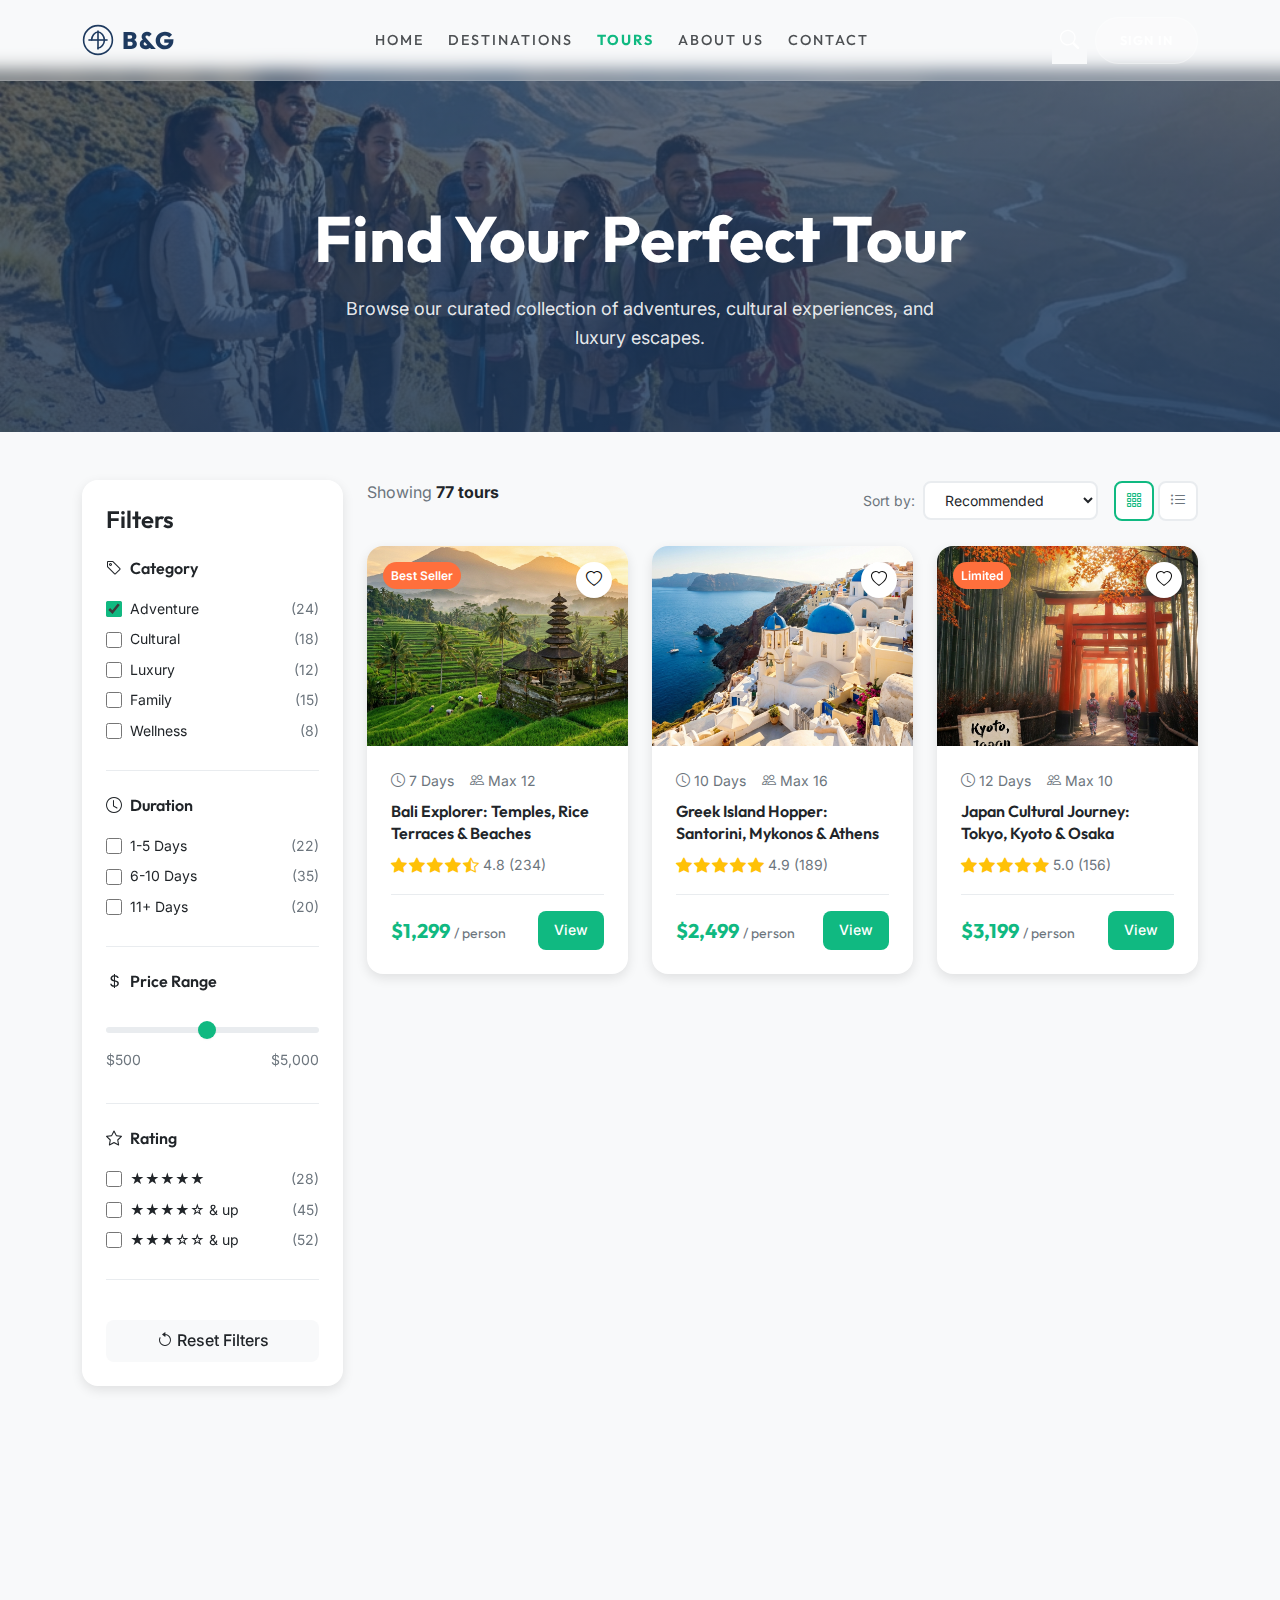
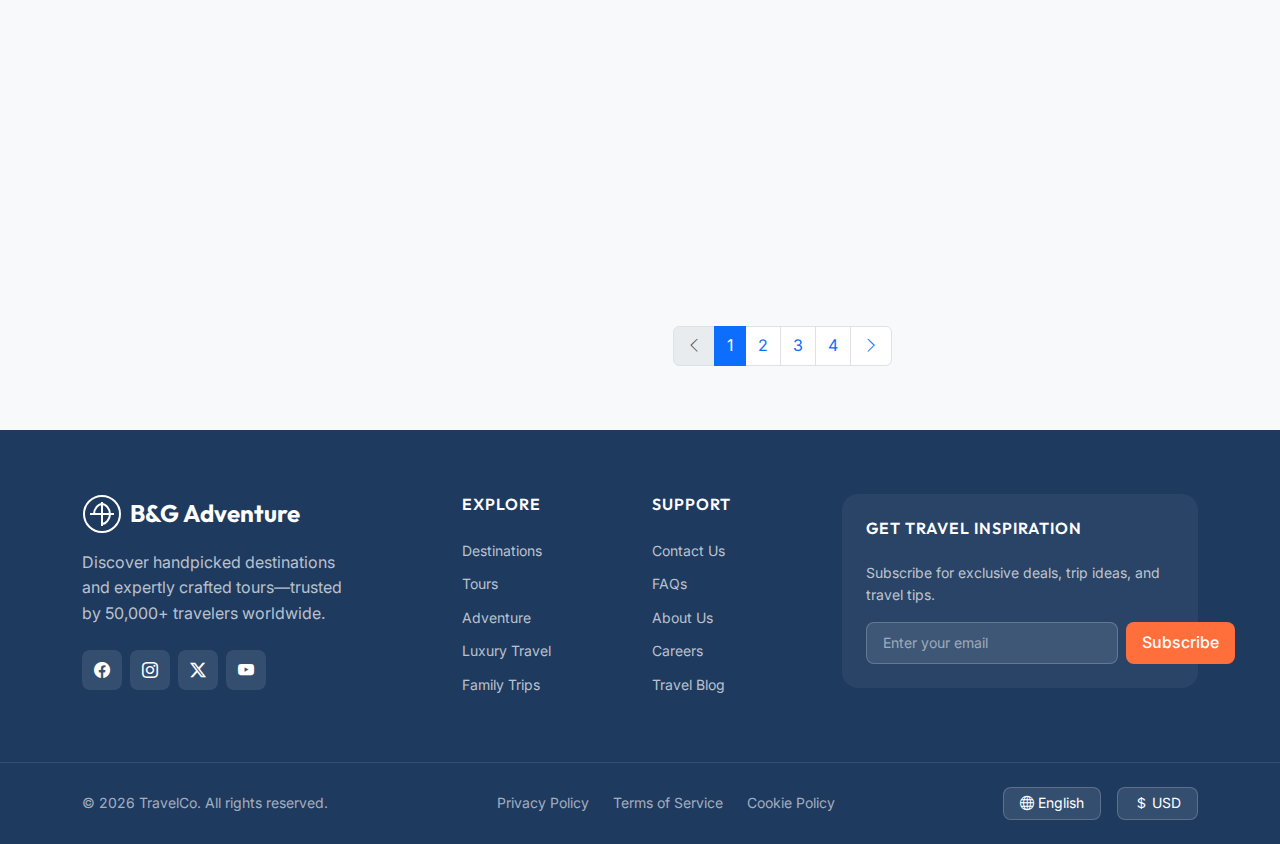
<file: tours.html>
<!DOCTYPE html>
<html lang="en">
  <head>
    <link rel="icon" type="image/svg+xml" href="./assets/icons/logo.svg" />
    <meta charset="UTF-8" />
    <meta name="viewport" content="width=device-width, initial-scale=1.0" />
    <meta
      name="description"
      content="Browse our curated collection of tours and travel packages. Adventure, cultural, luxury, and family tours to destinations worldwide."
    />
    <title>Tours & Packages - B&G Adventures</title>

    <link rel="preconnect" href="https://fonts.googleapis.com" />
    <link rel="preconnect" href="https://fonts.gstatic.com" crossorigin />
    <link
      href="https://cdn.jsdelivr.net/npm/bootstrap@5.3.3/dist/css/bootstrap.min.css"
      rel="stylesheet"
    />
    <link
      href="https://cdn.jsdelivr.net/npm/bootstrap-icons@1.11.3/font/bootstrap-icons.min.css"
      rel="stylesheet"
    />

    <link rel="stylesheet" href="css/main.css" />
    <link rel="stylesheet" href="css/navbar.css" />
    <link rel="stylesheet" href="css/hero.css" />
    <link rel="stylesheet" href="css/home.css" />
    <link rel="stylesheet" href="css/tours.css" />
    <link rel="stylesheet" href="css/footer.css" />
  </head>

  <body class="tours-page">
    <a href="#main-content" class="skip-link">Skip to main content</a>

    <nav
      class="navbar navbar-expand-lg scrolled"
      role="navigation"
      aria-label="Main navigation"
    >
      <div class="container">
        <a
          class="navbar-brand"
          href="index.html"
          style="color: var(--color-secondary)"
        >
          <svg width="40" height="40" viewBox="0 0 40 40" fill="none">
            <circle
              cx="20"
              cy="20"
              r="18"
              stroke="currentColor"
              stroke-width="2"
            />
            <path
              d="M12 20C12 15 16 10 20 10C24 10 28 15 28 20C28 25 24 30 20 30"
              stroke="currentColor"
              stroke-width="2"
              stroke-linecap="round"
            />
            <path d="M8 20H32" stroke="currentColor" stroke-width="2" />
            <path d="M20 8V32" stroke="currentColor" stroke-width="2" />
          </svg>
          B&G
        </a>

        <button
          class="navbar-toggler d-lg-none"
          type="button"
          data-bs-toggle="offcanvas"
          data-bs-target="#mobileMenu"
          style="background: var(--color-neutral-100)"
        >
          <i
            class="bi bi-list fs-4"
            style="color: var(--color-neutral-900)"
          ></i>
        </button>

        <div class="collapse navbar-collapse" id="navbarNav">
          <ul class="navbar-nav mx-auto">
            <li class="nav-item">
              <a
                class="nav-link"
                href="index.html"
                style="color: var(--color-neutral-900)"
                >Home</a
              >
            </li>
            <li class="nav-item">
              <a
                class="nav-link"
                href="destinations.html"
                style="color: var(--color-neutral-900)"
                >Destinations</a
              >
            </li>
            <li class="nav-item">
              <a
                class="nav-link active"
                href="tours.html"
                style="color: var(--color-neutral-900)"
                >Tours</a
              >
            </li>
            <li class="nav-item">
              <a
                class="nav-link"
                href="about.html"
                style="color: var(--color-neutral-900)"
                >About Us</a
              >
            </li>
            <li class="nav-item">
              <a
                class="nav-link"
                href="contact.html"
                style="color: var(--color-neutral-900)"
                >Contact</a
              >
            </li>
          </ul>
        </div>

        <div class="navbar-actions d-none d-lg-flex">
          <button
            class="navbar-icon-btn"
            style="
              background: var(--color-neutral-100);
              color: var(--color-neutral-900);
            "
          >
            <i class="bi bi-search"></i>
          </button>
          <a href="login.html" class="btn btn-primary btn-sm">Sign In</a>
        </div>
      </div>
    </nav>

    <!-- Mobile Menu -->
    <div class="offcanvas offcanvas-start" tabindex="-1" id="mobileMenu">
      <div class="offcanvas-header">
        <h5 class="offcanvas-title">B&G</h5>
        <button
          type="button"
          class="btn-close"
          data-bs-dismiss="offcanvas"
        ></button>
      </div>
      <div class="offcanvas-body">
        <ul class="navbar-nav">
          <li class="nav-item">
            <a class="nav-link" href="index.html">Home</a>
          </li>
          <li class="nav-item">
            <a class="nav-link" href="destinations.html">Destinations</a>
          </li>
          <li class="nav-item">
            <a class="nav-link active" href="tours.html">Tours</a>
          </li>
          <li class="nav-item">
            <a class="nav-link" href="about.html">About Us</a>
          </li>
          <li class="nav-item">
            <a class="nav-link" href="contact.html">Contact</a>
          </li>
        </ul>
      </div>
    </div>

    <!-- MAIN CONTENT -->
    <main id="main-content">
      <!-- PAGE HEADER -->
      <section class="hero hero-small" style="min-height: 40vh">
        <div class="hero-bg">
          <img
            src="assets/images/tour-adventure.png"
            alt="Adventure travel experiences"
          />
        </div>
        <div class="hero-overlay hero-overlay-dark"></div>
        <div class="hero-content">
          <h1 class="hero-title">Find Your Perfect Tour</h1>
          <p class="hero-subtitle">
            Browse our curated collection of adventures, cultural experiences,
            and luxury escapes.
          </p>
        </div>
      </section>

      <!-- TOURS LISTING -->
      <section class="py-5" style="background: var(--color-neutral-100)">
        <div class="container">
          <div class="row">
            <!-- FILTER SIDEBAR -->
            <div class="col-lg-3">
              <button
                class="mobile-filter-toggle d-lg-none"
                type="button"
                onclick="document.querySelector('.filter-sidebar-wrapper').classList.toggle('show')"
              >
                <i class="bi bi-funnel"></i> Filters
              </button>

              <div class="filter-sidebar-wrapper">
                <aside class="filter-sidebar">
                  <h4 class="mb-4">Filters</h4>

                  <!-- Category -->
                  <div class="filter-group">
                    <h5><i class="bi bi-tag"></i> Category</h5>
                    <div class="filter-checkbox">
                      <input type="checkbox" id="cat-adventure" checked />
                      <label for="cat-adventure"
                        >Adventure <span>(24)</span></label
                      >
                    </div>
                    <div class="filter-checkbox">
                      <input type="checkbox" id="cat-cultural" />
                      <label for="cat-cultural"
                        >Cultural <span>(18)</span></label
                      >
                    </div>
                    <div class="filter-checkbox">
                      <input type="checkbox" id="cat-luxury" />
                      <label for="cat-luxury">Luxury <span>(12)</span></label>
                    </div>
                    <div class="filter-checkbox">
                      <input type="checkbox" id="cat-family" />
                      <label for="cat-family">Family <span>(15)</span></label>
                    </div>
                    <div class="filter-checkbox">
                      <input type="checkbox" id="cat-wellness" />
                      <label for="cat-wellness"
                        >Wellness <span>(8)</span></label
                      >
                    </div>
                  </div>

                  <!-- Duration -->
                  <div class="filter-group">
                    <h5><i class="bi bi-clock"></i> Duration</h5>
                    <div class="filter-checkbox">
                      <input type="checkbox" id="dur-short" />
                      <label for="dur-short">1-5 Days <span>(22)</span></label>
                    </div>
                    <div class="filter-checkbox">
                      <input type="checkbox" id="dur-medium" />
                      <label for="dur-medium"
                        >6-10 Days <span>(35)</span></label
                      >
                    </div>
                    <div class="filter-checkbox">
                      <input type="checkbox" id="dur-long" />
                      <label for="dur-long">11+ Days <span>(20)</span></label>
                    </div>
                  </div>

                  <!-- Price Range -->
                  <div class="filter-group">
                    <h5><i class="bi bi-currency-dollar"></i> Price Range</h5>
                    <div class="price-range">
                      <input
                        type="range"
                        min="500"
                        max="10000"
                        value="5000"
                        id="price-slider"
                      />
                      <div class="price-values">
                        <span>$500</span>
                        <span id="price-value">$5,000</span>
                      </div>
                    </div>
                  </div>

                  <!-- Rating -->
                  <div class="filter-group">
                    <h5><i class="bi bi-star"></i> Rating</h5>
                    <div class="filter-checkbox">
                      <input type="checkbox" id="rating-5" />
                      <label for="rating-5">★★★★★ <span>(28)</span></label>
                    </div>
                    <div class="filter-checkbox">
                      <input type="checkbox" id="rating-4" />
                      <label for="rating-4">★★★★☆ & up <span>(45)</span></label>
                    </div>
                    <div class="filter-checkbox">
                      <input type="checkbox" id="rating-3" />
                      <label for="rating-3">★★★☆☆ & up <span>(52)</span></label>
                    </div>
                  </div>

                  <button class="filter-reset">
                    <i class="bi bi-arrow-counterclockwise"></i> Reset Filters
                  </button>
                </aside>
              </div>
            </div>

            <!-- TOURS GRID -->
            <div class="col-lg-9">
              <!-- Header -->
              <div class="tours-header">
                <p class="tours-count">Showing <strong>77 tours</strong></p>
                <div class="d-flex gap-3 align-items-center">
                  <div class="tours-sort">
                    <label for="sort-select">Sort by:</label>
                    <select id="sort-select">
                      <option value="recommended">Recommended</option>
                      <option value="price-low">Price: Low to High</option>
                      <option value="price-high">Price: High to Low</option>
                      <option value="rating">Highest Rated</option>
                      <option value="duration">Duration</option>
                    </select>
                  </div>
                  <div class="view-toggle d-none d-md-flex">
                    <button class="active" aria-label="Grid view">
                      <i class="bi bi-grid-3x3-gap"></i>
                    </button>
                    <button aria-label="List view">
                      <i class="bi bi-list-ul"></i>
                    </button>
                  </div>
                </div>
              </div>

              <!-- Tours Grid -->
              <div class="row g-4">
                <!-- Tour 1 -->
                <div class="col-md-6 col-xl-4">
                  <article class="tour-card">
                    <div class="tour-card-img">
                      <img
                        src="assets/images/bali.png"
                        alt="Bali Explorer Tour"
                        loading="lazy"
                      />
                      <span class="tour-card-badge">Best Seller</span>
                      <button class="tour-card-wishlist">
                        <i class="bi bi-heart"></i>
                      </button>
                    </div>
                    <div class="tour-card-body">
                      <div class="tour-card-meta">
                        <span><i class="bi bi-clock"></i> 7 Days</span>
                        <span><i class="bi bi-people"></i> Max 12</span>
                      </div>
                      <h3 class="tour-card-title">
                        Bali Explorer: Temples, Rice Terraces & Beaches
                      </h3>
                      <div class="tour-card-rating">
                        <div class="tour-card-stars">
                          <i class="bi bi-star-fill"></i
                          ><i class="bi bi-star-fill"></i
                          ><i class="bi bi-star-fill"></i
                          ><i class="bi bi-star-fill"></i
                          ><i class="bi bi-star-half"></i>
                        </div>
                        <span class="tour-card-rating-text">4.8 (234)</span>
                      </div>
                      <div class="tour-card-footer">
                        <div class="tour-card-price">
                          $1,299 <span>/ person</span>
                        </div>
                        <a href="tour-detail.html" class="tour-card-btn"
                          >View</a
                        >
                      </div>
                    </div>
                  </article>
                </div>

                <!-- Tour 2 -->
                <div class="col-md-6 col-xl-4">
                  <article class="tour-card">
                    <div class="tour-card-img">
                      <img
                        src="assets/images/santorini.png"
                        alt="Greek Islands Tour"
                        loading="lazy"
                      />
                      <button class="tour-card-wishlist">
                        <i class="bi bi-heart"></i>
                      </button>
                    </div>
                    <div class="tour-card-body">
                      <div class="tour-card-meta">
                        <span><i class="bi bi-clock"></i> 10 Days</span>
                        <span><i class="bi bi-people"></i> Max 16</span>
                      </div>
                      <h3 class="tour-card-title">
                        Greek Island Hopper: Santorini, Mykonos & Athens
                      </h3>
                      <div class="tour-card-rating">
                        <div class="tour-card-stars">
                          <i class="bi bi-star-fill"></i
                          ><i class="bi bi-star-fill"></i
                          ><i class="bi bi-star-fill"></i
                          ><i class="bi bi-star-fill"></i
                          ><i class="bi bi-star-fill"></i>
                        </div>
                        <span class="tour-card-rating-text">4.9 (189)</span>
                      </div>
                      <div class="tour-card-footer">
                        <div class="tour-card-price">
                          $2,499 <span>/ person</span>
                        </div>
                        <a href="tour-detail.html" class="tour-card-btn"
                          >View</a
                        >
                      </div>
                    </div>
                  </article>
                </div>

                <!-- Tour 3 -->
                <div class="col-md-6 col-xl-4">
                  <article class="tour-card">
                    <div class="tour-card-img">
                      <img
                        src="assets/images/kyoto.png"
                        alt="Japan Cultural Tour"
                        loading="lazy"
                      />
                      <span class="tour-card-badge">Limited</span>
                      <button class="tour-card-wishlist">
                        <i class="bi bi-heart"></i>
                      </button>
                    </div>
                    <div class="tour-card-body">
                      <div class="tour-card-meta">
                        <span><i class="bi bi-clock"></i> 12 Days</span>
                        <span><i class="bi bi-people"></i> Max 10</span>
                      </div>
                      <h3 class="tour-card-title">
                        Japan Cultural Journey: Tokyo, Kyoto & Osaka
                      </h3>
                      <div class="tour-card-rating">
                        <div class="tour-card-stars">
                          <i class="bi bi-star-fill"></i
                          ><i class="bi bi-star-fill"></i
                          ><i class="bi bi-star-fill"></i
                          ><i class="bi bi-star-fill"></i
                          ><i class="bi bi-star-fill"></i>
                        </div>
                        <span class="tour-card-rating-text">5.0 (156)</span>
                      </div>
                      <div class="tour-card-footer">
                        <div class="tour-card-price">
                          $3,199 <span>/ person</span>
                        </div>
                        <a href="tour-detail.html" class="tour-card-btn"
                          >View</a
                        >
                      </div>
                    </div>
                  </article>
                </div>

                <!-- Tour 4 -->
                <div class="col-md-6 col-xl-4">
                  <article class="tour-card">
                    <div class="tour-card-img">
                      <img
                        src="assets/images/machu-picchu.png"
                        alt="Peru Trek"
                        loading="lazy"
                      />
                      <button class="tour-card-wishlist">
                        <i class="bi bi-heart"></i>
                      </button>
                    </div>
                    <div class="tour-card-body">
                      <div class="tour-card-meta">
                        <span><i class="bi bi-clock"></i> 8 Days</span>
                        <span><i class="bi bi-people"></i> Max 8</span>
                      </div>
                      <h3 class="tour-card-title">
                        Inca Trail Trek: Sacred Valley to Machu Picchu
                      </h3>
                      <div class="tour-card-rating">
                        <div class="tour-card-stars">
                          <i class="bi bi-star-fill"></i
                          ><i class="bi bi-star-fill"></i
                          ><i class="bi bi-star-fill"></i
                          ><i class="bi bi-star-fill"></i
                          ><i class="bi bi-star-half"></i>
                        </div>
                        <span class="tour-card-rating-text">4.7 (98)</span>
                      </div>
                      <div class="tour-card-footer">
                        <div class="tour-card-price">
                          $1,899 <span>/ person</span>
                        </div>
                        <a href="tour-detail.html" class="tour-card-btn"
                          >View</a
                        >
                      </div>
                    </div>
                  </article>
                </div>

                <!-- Tour 5 -->
                <div class="col-md-6 col-xl-4">
                  <article class="tour-card">
                    <div class="tour-card-img">
                      <img
                        src="assets/images/tour-adventure.png"
                        alt="African Safari"
                        loading="lazy"
                      />
                      <span class="tour-card-badge">Family</span>
                      <button class="tour-card-wishlist">
                        <i class="bi bi-heart"></i>
                      </button>
                    </div>
                    <div class="tour-card-body">
                      <div class="tour-card-meta">
                        <span><i class="bi bi-clock"></i> 9 Days</span>
                        <span><i class="bi bi-people"></i> Max 14</span>
                      </div>
                      <h3 class="tour-card-title">
                        African Safari: Kenya & Tanzania Wildlife
                      </h3>
                      <div class="tour-card-rating">
                        <div class="tour-card-stars">
                          <i class="bi bi-star-fill"></i
                          ><i class="bi bi-star-fill"></i
                          ><i class="bi bi-star-fill"></i
                          ><i class="bi bi-star-fill"></i
                          ><i class="bi bi-star-fill"></i>
                        </div>
                        <span class="tour-card-rating-text">4.9 (87)</span>
                      </div>
                      <div class="tour-card-footer">
                        <div class="tour-card-price">
                          $4,299 <span>/ person</span>
                        </div>
                        <a href="tour-detail.html" class="tour-card-btn"
                          >View</a
                        >
                      </div>
                    </div>
                  </article>
                </div>

                <!-- Tour 6 -->
                <div class="col-md-6 col-xl-4">
                  <article class="tour-card">
                    <div class="tour-card-img">
                      <img
                        src="assets/images/hero-main.png"
                        alt="Maldives Escape"
                        loading="lazy"
                      />
                      <span class="tour-card-badge">Luxury</span>
                      <button class="tour-card-wishlist">
                        <i class="bi bi-heart"></i>
                      </button>
                    </div>
                    <div class="tour-card-body">
                      <div class="tour-card-meta">
                        <span><i class="bi bi-clock"></i> 6 Days</span>
                        <span><i class="bi bi-people"></i> Max 2</span>
                      </div>
                      <h3 class="tour-card-title">
                        Maldives Luxury Escape: Overwater Villa
                      </h3>
                      <div class="tour-card-rating">
                        <div class="tour-card-stars">
                          <i class="bi bi-star-fill"></i
                          ><i class="bi bi-star-fill"></i
                          ><i class="bi bi-star-fill"></i
                          ><i class="bi bi-star-fill"></i
                          ><i class="bi bi-star-fill"></i>
                        </div>
                        <span class="tour-card-rating-text">5.0 (64)</span>
                      </div>
                      <div class="tour-card-footer">
                        <div class="tour-card-price">
                          $5,999 <span>/ person</span>
                        </div>
                        <a href="tour-detail.html" class="tour-card-btn"
                          >View</a
                        >
                      </div>
                    </div>
                  </article>
                </div>

                <!-- Tour 7: Cambodia Temple Explorer -->
                <div class="col-md-6 col-xl-4">
                  <article class="tour-card">
                    <div class="tour-card-img">
                      <img
                        src="assets/images/bali.png"
                        alt="Cambodia Temple Explorer"
                        loading="lazy"
                      />
                      <span class="tour-card-badge">Best Seller</span>
                      <button class="tour-card-wishlist">
                        <i class="bi bi-heart"></i>
                      </button>
                    </div>
                    <div class="tour-card-body">
                      <div class="tour-card-meta">
                        <span><i class="bi bi-clock"></i> 5 Days</span>
                        <span><i class="bi bi-people"></i> Max 15</span>
                      </div>
                      <h3 class="tour-card-title">
                        Cambodia Temple Explorer: Angkor Wat & Siem Reap
                      </h3>
                      <div class="tour-card-rating">
                        <div class="tour-card-stars">
                          <i class="bi bi-star-fill"></i
                          ><i class="bi bi-star-fill"></i
                          ><i class="bi bi-star-fill"></i
                          ><i class="bi bi-star-fill"></i
                          ><i class="bi bi-star-half"></i>
                        </div>
                        <span class="tour-card-rating-text">4.8 (156)</span>
                      </div>
                      <div class="tour-card-footer">
                        <div class="tour-card-price">
                          $899 <span>/ person</span>
                        </div>
                        <a href="tour-detail.html" class="tour-card-btn"
                          >View</a
                        >
                      </div>
                    </div>
                  </article>
                </div>

                <!-- Tour 8: Mekong River Adventure -->
                <div class="col-md-6 col-xl-4">
                  <article class="tour-card">
                    <div class="tour-card-img">
                      <img
                        src="assets/images/santorini.png"
                        alt="Mekong River Adventure"
                        loading="lazy"
                      />
                      <span class="tour-card-badge">Limited</span>
                      <button class="tour-card-wishlist">
                        <i class="bi bi-heart"></i>
                      </button>
                    </div>
                    <div class="tour-card-body">
                      <div class="tour-card-meta">
                        <span><i class="bi bi-clock"></i> 4 Days</span>
                        <span><i class="bi bi-people"></i> Max 12</span>
                      </div>
                      <h3 class="tour-card-title">
                        Mekong River Adventure: Phnom Penh to Siem Reap
                      </h3>
                      <div class="tour-card-rating">
                        <div class="tour-card-stars">
                          <i class="bi bi-star-fill"></i
                          ><i class="bi bi-star-fill"></i
                          ><i class="bi bi-star-fill"></i
                          ><i class="bi bi-star-fill"></i
                          ><i class="bi bi-star-fill"></i>
                        </div>
                        <span class="tour-card-rating-text">4.9 (203)</span>
                      </div>
                      <div class="tour-card-footer">
                        <div class="tour-card-price">
                          $1,299 <span>/ person</span>
                        </div>
                        <a href="tour-detail.html" class="tour-card-btn"
                          >View</a
                        >
                      </div>
                    </div>
                  </article>
                </div>
              </div>

              <!-- Pagination -->
              <nav aria-label="Tours pagination" class="mt-5">
                <ul class="pagination justify-content-center">
                  <li class="page-item disabled">
                    <a class="page-link" href="#"
                      ><i class="bi bi-chevron-left"></i
                    ></a>
                  </li>
                  <li class="page-item active">
                    <a class="page-link" href="#">1</a>
                  </li>
                  <li class="page-item"><a class="page-link" href="#">2</a></li>
                  <li class="page-item"><a class="page-link" href="#">3</a></li>
                  <li class="page-item"><a class="page-link" href="#">4</a></li>
                  <li class="page-item">
                    <a class="page-link" href="#"
                      ><i class="bi bi-chevron-right"></i
                    ></a>
                  </li>
                </ul>
              </nav>
            </div>
          </div>
        </div>
      </section>
    </main>

    <footer class="footer" role="contentinfo">
      <div class="container footer-main">
        <div class="row g-4">
          <!-- Brand Column -->
          <div class="col-lg-4 col-md-6">
            <div class="footer-brand">
              <div class="footer-brand-logo">
                <svg width="40" height="40" viewBox="0 0 40 40" fill="none">
                  <circle
                    cx="20"
                    cy="20"
                    r="18"
                    stroke="currentColor"
                    stroke-width="2"
                  />
                  <path
                    d="M12 20C12 15 16 10 20 10C24 10 28 15 28 20C28 25 24 30 20 30"
                    stroke="currentColor"
                    stroke-width="2"
                    stroke-linecap="round"
                  />
                  <path d="M8 20H32" stroke="currentColor" stroke-width="2" />
                  <path d="M20 8V32" stroke="currentColor" stroke-width="2" />
                </svg>
                B&G Adventure
              </div>
              <p>
                Discover handpicked destinations and expertly crafted
                tours—trusted by 50,000+ travelers worldwide.
              </p>
              <div class="footer-social">
                <a
                  href="https://i.ytimg.com/vi/OqH9RoUNG24/hq720.jpg?sqp=-oaymwEhCK4FEIIDSFryq4qpAxMIARUAAAAAGAElAADIQj0AgKJD&rs=AOn4CLBr5mF-7XkKoe-Jsh_MDW4MxHdNXA"
                  target="_blank"
                  rel="noopener noreferrer"
                  aria-label="Facebook"
                >
                  <i class="bi bi-facebook"></i>
                </a>

                <a
                  href="https://i.ytimg.com/vi/OqH9RoUNG24/hq720.jpg?sqp=-oaymwEhCK4FEIIDSFryq4qpAxMIARUAAAAAGAElAADIQj0AgKJD&rs=AOn4CLBr5mF-7XkKoe-Jsh_MDW4MxHdNXA"
                  target="_blank"
                  rel="noopener noreferrer"
                  aria-label="Instagram"
                >
                  <i class="bi bi-instagram"></i>
                </a>

                <a
                  href="https://i.ytimg.com/vi/OqH9RoUNG24/hq720.jpg?sqp=-oaymwEhCK4FEIIDSFryq4qpAxMIARUAAAAAGAElAADIQj0AgKJD&rs=AOn4CLBr5mF-7XkKoe-Jsh_MDW4MxHdNXA"
                  target="_blank"
                  rel="noopener noreferrer"
                  aria-label="Twitter"
                >
                  <i class="bi bi-twitter-x"></i>
                </a>

                <a
                  href="https://i.ytimg.com/vi/OqH9RoUNG24/hq720.jpg?sqp=-oaymwEhCK4FEIIDSFryq4qpAxMIARUAAAAAGAElAADIQj0AgKJD&rs=AOn4CLBr5mF-7XkKoe-Jsh_MDW4MxHdNXA"
                  target="_blank"
                  rel="noopener noreferrer"
                  aria-label="YouTube"
                >
                  <i class="bi bi-youtube"></i>
                </a>
              </div>
            </div>
          </div>

          <!-- Explore Column -->
          <div class="col-lg-2 col-md-6 footer-column">
            <h6 class="footer-heading">Explore</h6>
            <ul class="footer-links">
              <li><a href="destinations.html">Destinations</a></li>
              <li><a href="tours.html">Tours</a></li>
              <li><a href="tours.html?category=adventure">Adventure</a></li>
              <li><a href="tours.html?category=luxury">Luxury Travel</a></li>
              <li><a href="tours.html?category=family">Family Trips</a></li>
            </ul>
          </div>

          <!-- Support Column -->
          <div class="col-lg-2 col-md-6 footer-column">
            <h6 class="footer-heading">Support</h6>
            <ul class="footer-links">
              <li><a href="contact.html">Contact Us</a></li>
              <li><a href="faqs.html">FAQs</a></li>
              <li><a href="about.html">About Us</a></li>
              <li><a href="careers.html">Careers</a></li>
              <li><a href="blog.html">Travel Blog</a></li>
            </ul>
          </div>

          <!-- Newsletter Column -->
          <div class="col-lg-4 col-md-6 footer-column">
            <div class="footer-newsletter">
              <h6 class="footer-heading">Get Travel Inspiration</h6>
              <p>Subscribe for exclusive deals, trip ideas, and travel tips.</p>
              <form class="newsletter-form" aria-label="Newsletter signup">
                <input
                  type="email"
                  placeholder="Enter your email"
                  aria-label="Email address"
                  required
                />
                <button type="submit">Subscribe</button>
              </form>
            </div>
          </div>
        </div>
      </div>

      <!-- Footer Bottom -->
      <div class="footer-bottom">
        <div class="container">
          <div class="footer-bottom-content">
            <p class="footer-copyright">
              © 2026 TravelCo. All rights reserved.
            </p>
            <div class="footer-legal">
              <a href="privacy.html">Privacy Policy</a>
              <a href="terms.html">Terms of Service</a>
              <a href="cookie-policy.html">Cookie Policy</a>
            </div>
            <div class="footer-selectors">
              <button class="footer-selector" aria-label="Select language">
                <i class="bi bi-globe"></i> English
              </button>
              <button class="footer-selector" aria-label="Select currency">
                <i class="bi bi-currency-dollar"></i> USD
              </button>
            </div>
          </div>
        </div>
      </div>
    </footer>

    <script src="https://cdn.jsdelivr.net/npm/bootstrap@5.3.3/dist/js/bootstrap.bundle.min.js"></script>
    <script src="js/main.js"></script>
    <script>
      // Price slider
      const slider = document.getElementById("price-slider");
      const priceValue = document.getElementById("price-value");
      if (slider && priceValue) {
        slider.addEventListener("input", function () {
          priceValue.textContent = "$" + parseInt(this.value).toLocaleString();
        });
      }
    </script>
  </body>
</html>
</file>
<file: css/main.css>
@import url('./tokens.css');
@import url('https://fonts.googleapis.com/css2?family=Inter:wght@400;500;600&family=Outfit:wght@600;700&display=swap');



*,
*::before,
*::after {
    box-sizing: border-box;
}

html {
    scroll-behavior: smooth;
}

body {
    font-family: var(--font-body);
    font-size: var(--size-body);
    line-height: var(--line-height-body);
    color: var(--color-neutral-900);
    background-color: var(--color-neutral-100);
    -webkit-font-smoothing: antialiased;
    -moz-osx-font-smoothing: grayscale;
}

/* -------------------- TYPOGRAPHY -------------------- */

h1,
h2,
h3,
h4,
h5,
h6 {
    font-family: var(--font-heading);
    line-height: var(--line-height-heading);
    font-weight: 700;
    color: var(--color-neutral-900);
    margin-bottom: var(--space-md);
}

h1 {
    font-size: var(--size-h1);
}

h2 {
    font-size: var(--size-h2);
}

h3 {
    font-size: var(--size-h3);
    font-weight: 600;
}

h4 {
    font-size: var(--size-h4);
    font-weight: 600;
}

h5 {
    font-size: var(--size-h5);
    font-weight: 600;
}

h6 {
    font-size: var(--size-h6);
    font-weight: 600;
}

p {
    margin-bottom: var(--space-md);
}

a {
    color: var(--color-primary);
    text-decoration: none;
    transition: color var(--transition-fast);
}

a:hover {
    color: var(--color-primary-dark);
}


.skip-link {
    position: absolute;
    top: -100%;
    left: 50%;
    transform: translateX(-50%);
    background: var(--color-secondary);
    color: white;
    padding: var(--space-sm) var(--space-md);
    border-radius: var(--radius-md);
    z-index: 9999;
    transition: top var(--transition-fast);
}

.skip-link:focus {
    top: var(--space-md);
    color: white;
}


.btn {
    font-family: var(--font-body);
    font-weight: 500;
    padding: var(--space-sm) var(--space-lg);
    border-radius: var(--radius-md);
    transition: all var(--transition-base);
    display: inline-flex;
    align-items: center;
    justify-content: center;
    gap: var(--space-sm);
    min-height: 44px;
    min-width: 44px;
    cursor: pointer;
    border: none;
}

.btn-primary {
    background-color: var(--color-primary);
    color: white;
}

.btn-primary:hover {
    background-color: var(--color-primary-dark);
    color: white;
    transform: scale(1.02);
}

.btn-primary:focus {
    background-color: var(--color-primary-dark);
    box-shadow: 0 0 0 3px rgba(13, 110, 253, 0.25);
    outline: none;
}

.btn-primary:disabled {
    background-color: var(--color-neutral-500);
    opacity: 0.65;
    cursor: not-allowed;
    transform: none;
}

.btn-secondary {
    background-color: transparent;
    color: var(--color-secondary);
    border: 2px solid var(--color-secondary);
}

.btn-secondary:hover {
    background-color: var(--color-secondary);
    color: white;
}

.btn-secondary:focus {
    box-shadow: 0 0 0 3px rgba(30, 58, 95, 0.3);
    outline: none;
}

.btn-accent {
    background-color: var(--color-accent);
    color: white;
}

.btn-accent:hover {
    background-color: #e55a2b;
    color: white;
    transform: scale(1.02);
}

.btn-lg {
    padding: var(--space-md) var(--space-xl);
    font-size: var(--size-body-lg);
}

.btn-sm {
    padding: var(--space-xs) var(--space-md);
    font-size: var(--size-caption);
    min-height: 36px;
}



.card {
    background: white;
    border-radius: var(--radius-lg);
    box-shadow: var(--shadow-md);
    overflow: hidden;
    transition: all var(--transition-base);
    border: none;
}

.card:hover {
    transform: translateY(-4px);
    box-shadow: var(--shadow-lg);
}

.card-img-top {
    width: 100%;
    height: 200px;
    object-fit: cover;
    transition: transform var(--transition-slow);
}

.card:hover .card-img-top {
    transform: scale(1.05);
}

.card-body {
    padding: var(--space-lg);
}

.card-title {
    font-family: var(--font-heading);
    font-size: var(--size-h5);
    font-weight: 600;
    margin-bottom: var(--space-sm);
}

.card-text {
    color: var(--color-neutral-500);
    font-size: var(--size-caption);
}


.badge {
    font-weight: 500;
    padding: var(--space-xs) var(--space-sm);
    border-radius: var(--radius-pill);
    font-size: var(--size-small);
    text-transform: uppercase;
    letter-spacing: 0.5px;
}

.badge-accent {
    background-color: var(--color-accent);
    color: white;
}

.badge-primary {
    background-color: var(--color-primary);
    color: white;
}



.form-control {
    font-family: var(--font-body);
    padding: var(--space-sm) var(--space-md);
    border: 2px solid var(--color-neutral-200);
    border-radius: var(--radius-md);
    font-size: var(--size-body);
    transition: all var(--transition-fast);
    min-height: 44px;
}

.form-control:focus {
    border-color: var(--color-primary);
    box-shadow: 0 0 0 3px rgba(13, 110, 253, 0.15);
    outline: none;
}

.form-control::placeholder {
    color: var(--color-neutral-500);
}

.form-label {
    font-weight: 500;
    margin-bottom: var(--space-xs);
    color: var(--color-neutral-900);
}



.section {
    padding: var(--space-3xl) 0;
}

.section-title {
    text-align: center;
    margin-bottom: var(--space-2xl);
}

.section-title h2 {
    margin-bottom: var(--space-sm);
}

.section-title p {
    color: var(--color-neutral-500);
    font-size: var(--size-body-lg);
    max-width: 600px;
    margin: 0 auto;
}


.text-accent {
    color: var(--color-accent);
}

.text-primary {
    color: var(--color-primary);
}

.text-muted {
    color: var(--color-neutral-500);
}

.bg-light {
    background-color: var(--color-neutral-100);
}

.bg-white {
    background-color: white;
}

.img-wrapper {
    overflow: hidden;
    border-radius: var(--radius-lg);
}


@keyframes fadeInUp {
    from {
        opacity: 0;
        transform: translateY(20px);
    }

    to {
        opacity: 1;
        transform: translateY(0);
    }
}

.animate-hidden {
    opacity: 0;
    transform: translateY(20px);
}

.animate-fade-up {
    animation: fadeInUp var(--transition-slow) ease-out forwards;
}

.animate-fade-up.animate-hidden {
    opacity: 0;
    animation: fadeInUp var(--transition-slow) ease-out forwards;
}

.animate-delay-1 {
    animation-delay: 100ms;
}

.animate-delay-2 {
    animation-delay: 200ms;
}

.animate-delay-3 {
    animation-delay: 300ms;
}

.animate-delay-4 {
    animation-delay: 400ms;
}

@media (prefers-reduced-motion: reduce) {

    *,
    *::before,
    *::after {
        animation-duration: 0.01ms !important;
        animation-iteration-count: 1 !important;
        transition-duration: 0.01ms !important;
    }

    html {
        scroll-behavior: auto;
    }
}
</file>
<file: css/navbar.css>
.navbar {
  background-color: rgba(255, 255, 255, 0.05);
  backdrop-filter: blur(10px);
  -webkit-backdrop-filter: blur(10px);
  padding: var(--space-md) 0;
  transition: all var(--transition-base);
  position: fixed;
  top: 0;
  left: 0;
  right: 0;
  z-index: 1000;
  border-bottom: 1px solid rgba(255, 255, 255, 0.1);
}

.navbar.scrolled {
  background-color: rgba(255, 255, 255, 0.95);
  backdrop-filter: blur(20px);
  box-shadow: var(--shadow-md);
  padding: var(--space-sm) 0;
  border-bottom-color: transparent;
}

.navbar-brand {
  font-family: var(--font-heading);
  font-size: 1.5rem;
  font-weight: 800;
  color: white;
  display: flex;
  align-items: center;
  gap: var(--space-sm);
  text-transform: uppercase;
  letter-spacing: 1px;
}
.navbar-brand:hover {
  color: var(--color-primary);
}

.navbar.scrolled .navbar-brand {
  color: var(--color-secondary);
}

.navbar.scrolled .navbar-brand:hover {
  color: var(--color-primary);
}

.navbar-brand svg,
.navbar-brand img {
  width: 32px;
  height: 32px;
}

/* Smooth icon rotation and prepare brand text for blur on hover */
.navbar-brand svg,
.navbar-brand img {
  width: 32px;
  height: 32px;
  transition: transform 0.45s cubic-bezier(0.2, 0.9, 0.2, 1);
  transform-origin: center;
}

.brand-text {
  transition: transform 0.28s ease, opacity 0.28s ease;
  display: inline-block;
  will-change: transform, opacity;
  transform-origin: left center;
}

.navbar-brand:hover svg,
.navbar-brand:focus svg {
  transform: rotate(-90deg);
}

.navbar-brand:hover .brand-text,
.navbar-brand:focus .brand-text {
  transform: scale(0.92) translateY(0);
  opacity: 0.9;
}

@media (prefers-reduced-motion: reduce) {
  .navbar-brand svg,
  .navbar-brand .brand-text {
    transition: none !important;
    transform: none !important;
    filter: none !important;
  }
}

.navbar-nav {
  gap: var(--space-lg);
}

.nav-link {
  font-family: var(--font-body);
  font-family: var(--font-heading);
  font-weight: 500;
  font-size: 0.9rem;
  color: rgba(255, 255, 255, 0.8);
  text-transform: uppercase;
  letter-spacing: 2px;
  padding: var(--space-sm) 0 !important;
  transition: all var(--transition-fast);
  position: relative;
  opacity: 0.8;
}

.navbar.scrolled .nav-link {
  color: var(--color-neutral-900);
}

.nav-link:hover {
  color: white;
  opacity: 1;
  background-color: transparent;
}

.navbar.scrolled .nav-link:hover {
  color: var(--color-primary);
}

.nav-link.active {
  font-weight: 700;
  opacity: 1;
  color: white;
}

.nav-link.active::after {
  display: none;
}

.dropdown-menu {
  border: 1px solid rgba(255, 255, 255, 0.2);
  background: rgba(255, 255, 255, 0.9);
  backdrop-filter: blur(20px);
  border-radius: var(--radius-md);
  box-shadow: var(--shadow-xl);
  padding: var(--space-sm);
  margin-top: var(--space-md);
}

.dropdown-item {
  font-family: var(--font-heading);
  text-transform: uppercase;
  letter-spacing: 1px;
  font-size: 0.8rem;
  padding: var(--space-sm) var(--space-md);
  border-radius: var(--radius-sm);
  color: var(--color-neutral-900);
}

.dropdown-item:hover {
  background-color: rgba(13, 110, 253, 0.1);
  color: var(--color-primary);
}

.navbar .navbar-actions .btn {
  border-radius: 50px !important;
  padding: 0.5rem 1.5rem;
  font-family: var(--font-heading);
  text-transform: uppercase;
  font-size: 0.8rem;
  letter-spacing: 1px;
  font-weight: 600;
  background: rgba(255, 255, 255, 0.2);
  border: 1px solid rgba(255, 255, 255, 0.3);
  backdrop-filter: blur(5px);
  -webkit-backdrop-filter: blur(5px);
  color: white;
  transition: all 0.3s;
}

.navbar .navbar-actions .btn:hover {
  background: white;
  color: var(--color-primary);
  border-color: white;
}

.navbar.scrolled .navbar-actions .btn {
  background: var(--color-primary);
  border-color: var(--color-primary);
  color: white;
}

.navbar.scrolled .navbar-actions .btn:hover {
  background: var(--color-primary-dark);
}

.navbar .nav-link.active,
.navbar.active,
.dropdown-toggle.active {
  color: var(--color-primary) !important;
}

.dropdown-toggle[aria-expanded="true"] {
  color: var(--color-primary) !important;
}
/* -------------------- MOBILE MENU -------------------- */

.navbar-toggler {
  border: none;
  color: white !important;
  font-size: 1.5rem;
  padding: 0.5rem;
  transition: color 0.3s;
}

.navbar-toggler:focus {
  box-shadow: none;
}

.navbar.scrolled .navbar-toggler {
  color: var(--color-neutral-900) !important;
}

.navbar-icon-btn {
  background: transparent;
  border: none;
  color: white;
  font-size: 1.2rem;
  padding: 0.5rem;
  margin-right: var(--space-sm);
  transition: color 0.3s;
  display: inline-flex;
  align-items: center;
  justify-content: center;
}

.navbar-icon-btn:hover {
  color: var(--color-primary);
}

.navbar.scrolled .navbar-icon-btn {
  color: var(--color-neutral-900);
}

.navbar.scrolled .navbar-icon-btn:hover {
  color: var(--color-primary);
}

.offcanvas {
  background-color: white;
}

.offcanvas .nav-link {
  color: var(--color-neutral-900);
  font-size: 1.1rem;
  padding: var(--space-sm) 0;
}

.offcanvas .nav-link:hover,
.offcanvas .navbar-brand:hover,
.offcanvas .nav-link.active {
  color: var(--color-primary);
}

.offcanvas .btn-close {
  opacity: 0.8;
}

.offcanvas .navbar-brand {
  color: var(--color-secondary);
}

.navbar .navbar-actions .navbar-icon-btn,
.navbar .navbar-actions .btn {
  color: white !important;
}

.navbar .navbar-actions .navbar-icon-btn:hover,
.navbar .navbar-actions .btn:hover {
  color: var(--color-primary) !important;
}

/* Prevent page content from being hidden behind the fixed navbar. Adjust if your navbar
   height changes. This provides a simple, responsive safe-area so headings are not
   obscured on load. */
:root {
  --site-navbar-offset: 76px; /* default desktop navbar height */
}

/* Apply offset only when a page opts in by adding `with-navbar-offset` to `<body>`.
   This prevents hero/home pages that intentionally let the navbar overlay the hero
   from being pushed down. */
body.with-navbar-offset {
  padding-top: var(--site-navbar-offset);
}

@media (max-width: 991px) {
  body.with-navbar-offset {
    padding-top: 64px; /* slightly smaller on tablet/phone */
  }
}
</file>
<file: css/hero.css>
.hero {
  position: relative;
  min-height: 100vh;
  display: flex;
  align-items: center;
  justify-content: center;
  overflow: hidden;
  padding-top: 80px;
  z-index: 0;
}

.hero-medium {
  min-height: 70vh;
}

.hero-small {
  min-height: 50vh;
}

/* -------------------- BACKGROUND -------------------- */

.hero-bg {
  position: absolute;
  top: 0;
  left: 0;
  right: 0;
  bottom: 0;
  z-index: -2;
}

.hero-bg img,
.hero-bg video {
  width: 100%;
  height: 100%;
  object-fit: cover;
}

.hero-bg.ken-burns img {
  animation: kenBurns 20s ease-in-out infinite alternate;
}

@keyframes kenBurns {
  0% {
    transform: scale(1) translate(0, 0);
  }

  100% {
    transform: scale(1.1) translate(-1%, -1%);
  }
}

.hero-overlay {
  position: absolute;
  top: 0;
  left: 0;
  right: 0;
  bottom: 0;
  z-index: -1;
}

.hero-overlay-dark {
  background: linear-gradient(
    to bottom,
    rgba(30, 58, 95, 0.7) 0%,
    rgba(30, 58, 95, 0.85) 100%
  );
}

.hero-overlay-gradient {
  background: linear-gradient(
    135deg,
    rgba(30, 58, 95, 0.9) 0%,
    rgba(13, 110, 253, 0.7) 100%
  );
}

/* -------------------- CONTENT -------------------- */

.hero-content {
  text-align: center;
  color: white;
  max-width: 800px;
  padding: var(--space-xl);
}

.hero-title {
  font-size: clamp(2.5rem, 5vw, 4rem);
  font-weight: 700;
  margin-bottom: var(--space-md);
  color: white;
  animation: fadeInUp 600ms ease-out;
}

.hero-subtitle {
  font-size: var(--size-body-lg);
  color: rgba(255, 255, 255, 0.9);
  max-width: 600px;
  margin: 0 auto var(--space-xl);
  animation: fadeInUp 600ms ease-out 150ms backwards;
}

.hero-cta {
  display: flex;
  gap: var(--space-md);
  justify-content: center;
  flex-wrap: wrap;
  animation: fadeInUp 600ms ease-out 300ms backwards;
}

/* -------------------- SEARCH FORM -------------------- */

.hero-search {
  background: rgba(255, 255, 255, 0.95);
  backdrop-filter: blur(10px);
  border: 1px solid rgba(255, 255, 255, 0.2);
  /* border-radius: var(--radius-2xl); */
  border-radius: 20px;
  padding: var(--space-xl);
  box-shadow: 0 20px 60px rgba(0, 0, 0, 0.2);
  margin-top: var(--space-xl);
  animation: fadeInUp 600ms ease-out 450ms backwards;
}

.hero-search-form-modern {
  display: grid;
  grid-template-columns: repeat(3, 1fr) auto;
  gap: var(--space-md);
  align-items: center;
}

.search-input-group {
  display: flex;
  align-items: center;
  gap: var(--space-sm);
  padding: var(--space-sm) var(--space-md);
  background: rgba(51, 65, 85, 0.08);
  border-radius: var(--radius-lg);
  border: 1px solid rgba(51, 65, 85, 0.1);
  transition: all var(--transition-fast);
}

.search-input-group:focus-within {
  background: rgba(51, 65, 85, 0.12);
  border-color: var(--color-primary);
  box-shadow: 0 0 0 3px rgba(13, 110, 253, 0.08);
}

.search-icon {
  color: var(--color-primary);
  font-size: 1.125rem;
  flex-shrink: 0;
}

.search-input {
  width: 100%;
  background: transparent;
  border: none;
  outline: none;
  font-size: var(--size-body);
  color: var(--color-neutral-900);
  transition: all var(--transition-fast);
  font-family: inherit;
}

.search-input::placeholder {
  color: rgba(51, 65, 85, 0.6);
}

.search-input::-webkit-calendar-picker-indicator {
  cursor: pointer;
  opacity: 0.6;
  transition: opacity var(--transition-fast);
}

.search-input::-webkit-calendar-picker-indicator:hover {
  opacity: 1;
}

.hero-search-btn-modern {
  background: var(--color-primary);
  color: white;
  border: none;
  border-radius: var(--radius-lg);
  padding: var(--space-sm) var(--space-lg);
  font-weight: 600;
  font-size: var(--size-body);
  cursor: pointer;
  transition: all var(--transition-fast);
  display: flex;
  align-items: center;
  justify-content: center;
  gap: var(--space-sm);
  height: 48px;
  white-space: nowrap;
}

.hero-search-btn-modern:hover {
  background: var(--color-primary-dark);
  box-shadow: 0 8px 20px rgba(13, 110, 253, 0.3);
  transform: translateY(-2px);
}

.hero-search-btn-modern:active {
  transform: translateY(0);
}

/* -------------------- SCROLL INDICATOR -------------------- */

.hero-scroll {
  position: absolute;
  bottom: var(--space-xl);
  left: 50%;
  transform: translateX(-50%);
  color: white;
  text-align: center;
  animation: bounce 2s ease-in-out infinite;
}

.hero-scroll-text {
  font-size: var(--size-small);
  text-transform: uppercase;
  letter-spacing: 2px;
  opacity: 0.7;
  margin-bottom: var(--space-xs);
}

.hero-scroll-icon {
  width: 24px;
  height: 24px;
}

@keyframes bounce {
  0%,
  100% {
    transform: translateX(-50%) translateY(0);
  }

  50% {
    transform: translateX(-50%) translateY(8px);
  }
}

@media (max-width: 991px) {
  .hero-search-form-modern {
    grid-template-columns: repeat(2, 1fr);
  }

  .hero-search-btn-modern {
    grid-column: 1 / -1;
    justify-content: center;
  }
}

@media (max-width: 575px) {
  .hero {
    min-height: 90vh;
  }

  .hero-content {
    padding: var(--space-md);
  }

  .hero-search-form-modern {
    grid-template-columns: 1fr;
  }

  .hero-search {
    border-radius: var(--radius-lg);
    padding: var(--space-sm);
  }

  .hero-cta .btn {
    width: 100%;
  }
}

@media (prefers-reduced-motion: reduce) {
  .hero-bg.ken-burns img {
    animation: none;
  }

  .hero-scroll {
    animation: none;
  }
}
</file>
<file: css/home.css>
/* ================================================
   HOME PAGE SECTIONS - Travel Agency
   ================================================ */

/* ================================================
   FEATURED DESTINATIONS SECTION
   ================================================ */

.destinations-section {
    background: white;
}

.destination-card {
    position: relative;
    border-radius: var(--radius-lg);
    overflow: hidden;
    background: white;
    box-shadow: var(--shadow-md);
    transition: all var(--transition-base);
    height: 100%;
}

.destination-card:hover {
    transform: translateY(-8px);
    box-shadow: var(--shadow-lg);
}

.destination-card-img {
    position: relative;
    height: 240px;
    overflow: hidden;
}

.destination-card-img img {
    width: 100%;
    height: 100%;
    object-fit: cover;
    transition: transform var(--transition-slow);
}

.destination-card:hover .destination-card-img img {
    transform: scale(1.08);
}

.destination-card-badge {
    position: absolute;
    top: var(--space-md);
    left: var(--space-md);
    background: var(--color-accent);
    color: white;
    padding: var(--space-xs) var(--space-sm);
    border-radius: var(--radius-pill);
    font-size: var(--size-small);
    font-weight: 600;
    text-transform: uppercase;
    letter-spacing: 0.5px;
}

.destination-card-body {
    padding: var(--space-lg);
}

.destination-card-title {
    font-family: var(--font-heading);
    font-size: var(--size-h5);
    font-weight: 600;
    margin-bottom: var(--space-xs);
    color: var(--color-neutral-900);
}

.destination-card-country {
    color: var(--color-neutral-500);
    font-size: var(--size-caption);
    display: flex;
    align-items: center;
    gap: var(--space-xs);
    margin-bottom: var(--space-md);
}

.destination-card-tours {
    display: flex;
    align-items: center;
    justify-content: space-between;
}

.destination-card-count {
    font-size: var(--size-caption);
    color: var(--color-primary);
    font-weight: 500;
}

.destination-card-arrow {
    width: 32px;
    height: 32px;
    border-radius: 50%;
    background: var(--color-neutral-100);
    color: var(--color-neutral-500);
    display: flex;
    align-items: center;
    justify-content: center;
    transition: all var(--transition-fast);
}

.destination-card:hover .destination-card-arrow {
    background: var(--color-primary);
    color: white;
}



.tours-section {
    background: var(--color-neutral-100);
}

.tour-card {
    background: white;
    border-radius: var(--radius-lg);
    overflow: hidden;
    box-shadow: var(--shadow-md);
    transition: all var(--transition-base);
    height: 100%;
    display: flex;
    flex-direction: column;
}

.tour-card:hover {
    transform: translateY(-6px);
    box-shadow: var(--shadow-lg);
}

.tour-card-img {
    position: relative;
    height: 200px;
    overflow: hidden;
}

.tour-card-img img {
    width: 100%;
    height: 100%;
    object-fit: cover;
    transition: transform var(--transition-slow);
}

.tour-card:hover .tour-card-img img {
    transform: scale(1.05);
}

.tour-card-badge {
    position: absolute;
    top: var(--space-md);
    left: var(--space-md);
    background: var(--color-accent);
    color: white;
    padding: var(--space-xs) var(--space-sm);
    border-radius: var(--radius-pill);
    font-size: var(--size-small);
    font-weight: 600;
}

.tour-card-wishlist {
    position: absolute;
    top: var(--space-md);
    right: var(--space-md);
    width: 36px;
    height: 36px;
    border-radius: 50%;
    background: white;
    border: none;
    display: flex;
    align-items: center;
    justify-content: center;
    cursor: pointer;
    transition: all var(--transition-fast);
    box-shadow: var(--shadow-sm);
}

.tour-card-wishlist:hover {
    background: var(--color-danger);
    color: white;
}

.tour-card-body {
    padding: var(--space-lg);
    flex: 1;
    display: flex;
    flex-direction: column;
}

.tour-card-meta {
    display: flex;
    align-items: center;
    gap: var(--space-md);
    margin-bottom: var(--space-sm);
    font-size: var(--size-caption);
    color: var(--color-neutral-500);
}

.tour-card-meta span {
    display: flex;
    align-items: center;
    gap: var(--space-xs);
}

.tour-card-title {
    font-family: var(--font-heading);
    font-size: var(--size-h6);
    font-weight: 600;
    margin-bottom: var(--space-sm);
    color: var(--color-neutral-900);
    line-height: 1.4;
}

.tour-card-rating {
    display: flex;
    align-items: center;
    gap: var(--space-xs);
    margin-bottom: var(--space-md);
}

.tour-card-stars {
    color: var(--color-warning);
    display: flex;
    gap: 2px;
}

.tour-card-rating-text {
    font-size: var(--size-caption);
    color: var(--color-neutral-500);
}

.tour-card-footer {
    margin-top: auto;
    display: flex;
    align-items: center;
    justify-content: space-between;
    padding-top: var(--space-md);
    border-top: 1px solid var(--color-neutral-200);
}

.tour-card-price {
    font-family: var(--font-heading);
    font-size: var(--size-h5);
    font-weight: 700;
    color: var(--color-primary);
}

.tour-card-price span {
    font-size: var(--size-caption);
    font-weight: 400;
    color: var(--color-neutral-500);
}

.tour-card-btn {
    background: var(--color-primary);
    color: white;
    border: none;
    padding: var(--space-sm) var(--space-md);
    border-radius: var(--radius-md);
    font-weight: 500;
    font-size: var(--size-caption);
    cursor: pointer;
    transition: all var(--transition-fast);
}

.tour-card-btn:hover {
    background: var(--color-primary-dark);
    color: white;
}


.features-section {
    background: white;
}

.feature-card {
    text-align: center;
    padding: var(--space-xl);
}

.feature-icon {
    width: 72px;
    height: 72px;
    border-radius: var(--radius-lg);
    background: var(--color-accent-light);
    color: var(--color-accent);
    display: flex;
    align-items: center;
    justify-content: center;
    margin: 0 auto var(--space-lg);
    transition: all var(--transition-base);
}

.feature-card:hover .feature-icon {
    background: var(--color-accent);
    color: white;
    transform: scale(1.1);
}

.feature-title {
    font-family: var(--font-heading);
    font-size: var(--size-h6);
    font-weight: 600;
    margin-bottom: var(--space-sm);
}

.feature-text {
    color: var(--color-neutral-500);
    font-size: var(--size-caption);
    line-height: 1.6;
}


.testimonials-section {
    background: linear-gradient(135deg, var(--color-secondary) 0%, #2a4a6f 100%);
    color: white;
}

.testimonial-card {
    background: rgba(255, 255, 255, 0.1);
    backdrop-filter: blur(10px);
    border-radius: var(--radius-xl);
    padding: var(--space-xl);
    text-align: center;
}

.testimonial-avatar {
    width: 80px;
    height: 80px;
    border-radius: 50%;
    object-fit: cover;
    border: 3px solid white;
    margin-bottom: var(--space-lg);
}

.testimonial-quote {
    font-size: var(--size-body-lg);
    font-style: italic;
    line-height: 1.7;
    margin-bottom: var(--space-lg);
    color: rgba(255, 255, 255, 0.9);
}

.testimonial-author {
    font-weight: 600;
    margin-bottom: var(--space-xs);
}

.testimonial-trip {
    font-size: var(--size-caption);
    color: var(--color-accent);
}

.testimonial-stars {
    color: var(--color-warning);
    display: flex;
    justify-content: center;
    gap: 4px;
    margin-bottom: var(--space-md);
}

/* Carousel Controls */
.testimonial-controls {
    display: flex;
    justify-content: center;
    gap: var(--space-md);
    margin-top: var(--space-xl);
}

.testimonial-controls button {
    width: 48px;
    height: 48px;
    border-radius: 50%;
    background: rgba(255, 255, 255, 0.2);
    border: none;
    color: white;
    cursor: pointer;
    transition: all var(--transition-fast);
    display: flex;
    align-items: center;
    justify-content: center;
}

.testimonial-controls button:hover {
    background: white;
    color: var(--color-secondary);
}


.cta-section {
    background: linear-gradient(135deg, var(--color-primary) 0%, var(--color-primary-dark) 100%);
    padding: var(--space-3xl) 0;
    text-align: center;
    color: white;
}

.cta-title {
    font-size: var(--size-h2);
    margin-bottom: var(--space-md);
    color: white;
}

.cta-text {
    font-size: var(--size-body-lg);
    max-width: 600px;
    margin: 0 auto var(--space-xl);
    opacity: 0.9;
}

.cta-buttons {
    display: flex;
    justify-content: center;
    gap: var(--space-md);
    flex-wrap: wrap;
}

.cta-btn-primary {
    background: white;
    color: var(--color-primary);
    border: none;
    padding: var(--space-md) var(--space-xl);
    border-radius: var(--radius-md);
    font-weight: 600;
    font-size: var(--size-body);
    cursor: pointer;
    transition: all var(--transition-fast);
}

.cta-btn-primary:hover {
    background: var(--color-neutral-100);
    transform: scale(1.02);
}

.cta-btn-secondary {
    background: transparent;
    color: white;
    border: 2px solid white;
    padding: var(--space-md) var(--space-xl);
    border-radius: var(--radius-md);
    font-weight: 600;
    font-size: var(--size-body);
    cursor: pointer;
    transition: all var(--transition-fast);
}

.cta-btn-secondary:hover {
    background: rgba(255, 255, 255, 0.1);
}
</file>
<file: css/footer.css>
.footer {
    background-color: var(--color-secondary);
    color: white;
    padding-top: var(--space-3xl);
}

/* -------------------- MAIN FOOTER -------------------- */

.footer-main {
    padding-bottom: var(--space-2xl);
}

.footer-brand {
    margin-bottom: var(--space-lg);
}

.footer-brand-logo {
    font-family: var(--font-heading);
    font-size: var(--size-h4);
    font-weight: 700;
    color: white;
    display: flex;
    align-items: center;
    gap: var(--space-sm);
    margin-bottom: var(--space-md);
}

.footer-brand-logo svg,
.footer-brand-logo img {
    width: 40px;
    height: 40px;
}

.footer-brand p {
    color: rgba(255, 255, 255, 0.7);
    max-width: 280px;
    margin-bottom: var(--space-lg);
}

/* Social Links */
.footer-social {
    display: flex;
    gap: var(--space-sm);
}

.footer-social a {
    width: 40px;
    height: 40px;
    border-radius: var(--radius-md);
    background: rgba(255, 255, 255, 0.1);
    color: white;
    display: flex;
    align-items: center;
    justify-content: center;
    transition: all var(--transition-fast);
}

.footer-social a:hover {
    background: var(--color-accent);
    transform: scale(1.1);
}

/* -------------------- FOOTER LINKS -------------------- */

.footer-heading {
    font-family: var(--font-heading);
    font-size: var(--size-body);
    font-weight: 600;
    text-transform: uppercase;
    letter-spacing: 1px;
    color: white;
    margin-bottom: var(--space-lg);
}

.footer-links {
    list-style: none;
    padding: 0;
    margin: 0;
}

.footer-links li {
    margin-bottom: var(--space-sm);
}

.footer-links a {
    color: rgba(255, 255, 255, 0.7);
    font-size: var(--size-caption);
    transition: all var(--transition-fast);
    display: inline-flex;
    align-items: center;
    gap: var(--space-xs);
}

.footer-links a:hover {
    color: white;
    padding-left: var(--space-xs);
}


.footer-newsletter {
    background: rgba(255, 255, 255, 0.05);
    border-radius: var(--radius-lg);
    padding: var(--space-lg);
}

.footer-newsletter p {
    color: rgba(255, 255, 255, 0.7);
    font-size: var(--size-caption);
    margin-bottom: var(--space-md);
}

.newsletter-form {
    display: flex;
    gap: var(--space-sm);
}

.newsletter-form input {
    flex: 1;
    background: rgba(255, 255, 255, 0.1);
    border: 1px solid rgba(255, 255, 255, 0.2);
    border-radius: var(--radius-md);
    padding: var(--space-sm) var(--space-md);
    color: white;
    font-size: var(--size-caption);
}

.newsletter-form input::placeholder {
    color: rgba(255, 255, 255, 0.5);
}

.newsletter-form input:focus {
    outline: none;
    border-color: var(--color-accent);
    background: rgba(255, 255, 255, 0.15);
}

.newsletter-form button {
    background: var(--color-accent);
    color: white;
    border: none;
    border-radius: var(--radius-md);
    padding: var(--space-sm) var(--space-md);
    font-weight: 500;
    cursor: pointer;
    transition: all var(--transition-fast);
    white-space: nowrap;
}

.newsletter-form button:hover {
    background: #e55a2b;
}

/* -------------------- FOOTER BOTTOM -------------------- */

.footer-bottom {
    border-top: 1px solid rgba(255, 255, 255, 0.1);
    padding: var(--space-lg) 0;
}

.footer-bottom-content {
    display: flex;
    flex-wrap: wrap;
    justify-content: space-between;
    align-items: center;
    gap: var(--space-md);
}

.footer-copyright {
    color: rgba(255, 255, 255, 0.6);
    font-size: var(--size-caption);
    margin: 0;
}

.footer-legal {
    display: flex;
    gap: var(--space-lg);
}

.footer-legal a {
    color: rgba(255, 255, 255, 0.6);
    font-size: var(--size-caption);
    transition: color var(--transition-fast);
}

.footer-legal a:hover {
    color: white;
}

.footer-selectors {
    display: flex;
    gap: var(--space-md);
}

.footer-selector {
    background: rgba(255, 255, 255, 0.1);
    border: 1px solid rgba(255, 255, 255, 0.2);
    border-radius: var(--radius-md);
    padding: var(--space-xs) var(--space-md);
    color: white;
    font-size: var(--size-caption);
    cursor: pointer;
    display: flex;
    align-items: center;
    gap: var(--space-xs);
}

.footer-selector:hover {
    background: rgba(255, 255, 255, 0.15);
}

/* -------------------- RESPONSIVE -------------------- */

@media (max-width: 991px) {
    .footer-bottom-content {
        flex-direction: column;
        text-align: center;
    }

    .footer-legal {
        order: -1;
    }
}

@media (max-width: 767px) {
    .footer {
        padding-top: var(--space-2xl);
    }

    .footer-column {
        margin-bottom: var(--space-xl);
    }

    .newsletter-form {
        flex-direction: column;
    }

    .newsletter-form button {
        width: 100%;
    }
}
</file>
<file: css/destinations.css>
.filter-section {
    padding: var(--space-lg) 0;
    background: white;
    position: sticky;
    top: 72px;
    z-index: 100;
    border-bottom: 1px solid var(--color-neutral-200);
}

.filter-pills {
    display: flex;
    gap: var(--space-sm);
    flex-wrap: wrap;
    justify-content: center;
}

.filter-pill {
    background: var(--color-neutral-100);
    color: var(--color-neutral-900);
    border: 2px solid transparent;
    padding: var(--space-sm) var(--space-lg);
    border-radius: var(--radius-pill);
    font-weight: 500;
    font-size: var(--size-caption);
    cursor: pointer;
    transition: all var(--transition-fast);
    text-decoration: none;
    display: inline-flex;
    align-items: center;
    gap: var(--space-xs);
}

.filter-pill:hover {
    background: var(--color-neutral-200);
    color: var(--color-neutral-900);
}

.filter-pill.active {
    background: var(--color-primary);
    color: white;
    border-color: var(--color-primary);
}

.filter-pill:focus {
    outline: none;
    box-shadow: 0 0 0 3px rgba(13, 110, 253, 0.25);
}




/* DESTINATIONS GRID */
.destinations-grid {
    padding: var(--space-2xl) 0;
}

.destinations-grid .destination-card {
    margin-bottom: var(--space-lg);
}

.destinations-grid .destination-card-img {
    background: var(--color-neutral-200);
    min-height: 200px;
}

.destinations-grid .destination-card-img img {
    width: 100%;
    height: 100%;
    object-fit: cover;
    object-position: center;
}

.destination-card-sm {
    border-radius: var(--radius-lg);
    overflow: hidden;
    background: white;
    box-shadow: var(--shadow-md);
    transition: all var(--transition-base);
    height: 100%;
}

.destination-card-sm:hover {
    transform: translateY(-6px);
    box-shadow: var(--shadow-lg);
}

.destination-card-sm .destination-card-img {
    height: 180px;
}



/* DESTINATION DETAIL PAGE */
.destination-hero {
    position: relative;
    height: 60vh;
    min-height: 400px;
    display: flex;
    align-items: flex-end;
    overflow: hidden;
}

.destination-hero-bg {
    position: absolute;
    top: 0;
    left: 0;
    right: 0;
    bottom: 0;
    z-index: -2;
}

.destination-hero-bg img {
    width: 100%;
    height: 100%;
    object-fit: cover;
}

.destination-hero-overlay {
    position: absolute;
    top: 0;
    left: 0;
    right: 0;
    bottom: 0;
    background: linear-gradient(to top, rgba(0, 0, 0, 0.8) 0%, rgba(0, 0, 0, 0.2) 50%, transparent 100%);
    z-index: -1;
}

.destination-hero-content {
    padding: var(--space-2xl);
    color: white;
    width: 100%;
}

.destination-hero-content h1 {
    font-size: clamp(2.5rem, 5vw, 4rem);
    margin-bottom: var(--space-sm);
    color: white;
}

.destination-hero-country {
    display: flex;
    align-items: center;
    gap: var(--space-sm);
    font-size: var(--size-body-lg);
    opacity: 0.9;
}

.destination-stats {
    background: white;
    padding: var(--space-lg) 0;
    border-bottom: 1px solid var(--color-neutral-200);
}

.stat-item {
    display: flex;
    align-items: center;
    gap: var(--space-md);
    padding: var(--space-sm) var(--space-lg);
}

.stat-icon {
    width: 48px;
    height: 48px;
    border-radius: var(--radius-md);
    background: var(--color-accent-light);
    color: var(--color-accent);
    display: flex;
    align-items: center;
    justify-content: center;
    font-size: 1.25rem;
}

.stat-content h4 {
    font-size: var(--size-caption);
    text-transform: uppercase;
    letter-spacing: 0.5px;
    color: var(--color-neutral-500);
    margin-bottom: var(--space-xs);
    font-weight: 500;
}

.stat-content p {
    font-weight: 600;
    color: var(--color-neutral-900);
    margin: 0;
}

.destination-overview {
    padding: var(--space-2xl) 0;
}

.destination-description {
    font-size: var(--size-body-lg);
    line-height: 1.8;
    color: var(--color-neutral-900);
}

.destination-description p {
    margin-bottom: var(--space-lg);
}

/* Sidebar */
.destination-sidebar {
    position: sticky;
    top: 100px;
}

.sidebar-card {
    background: white;
    border-radius: var(--radius-lg);
    box-shadow: var(--shadow-md);
    padding: var(--space-lg);
    margin-bottom: var(--space-lg);
}

.sidebar-card h4 {
    font-size: var(--size-h6);
    margin-bottom: var(--space-md);
    display: flex;
    align-items: center;
    gap: var(--space-sm);
}

.quick-facts {
    list-style: none;
    padding: 0;
    margin: 0;
}

.quick-facts li {
    display: flex;
    justify-content: space-between;
    padding: var(--space-sm) 0;
    border-bottom: 1px solid var(--color-neutral-200);
    font-size: var(--size-caption);
}

.quick-facts li:last-child {
    border-bottom: none;
}

.quick-facts li span:first-child {
    color: var(--color-neutral-500);
}

.quick-facts li span:last-child {
    font-weight: 600;
    color: var(--color-neutral-900);
}

/* Map Placeholder */
.map-placeholder {
    height: 200px;
    background: var(--color-neutral-200);
    border-radius: var(--radius-md);
    display: flex;
    align-items: center;
    justify-content: center;
    color: var(--color-neutral-500);
}

/* Things To Do Section */
.things-to-do {
    padding: var(--space-2xl) 0;
    background: var(--color-neutral-100);
}

.activity-card {
    background: white;
    border-radius: var(--radius-lg);
    overflow: hidden;
    box-shadow: var(--shadow-md);
    transition: all var(--transition-base);
    height: 100%;
}

.activity-card:hover {
    transform: translateY(-4px);
    box-shadow: var(--shadow-lg);
}

.activity-card-img {
    height: 160px;
    overflow: hidden;
}

.activity-card-img img {
    width: 100%;
    height: 100%;
    object-fit: cover;
    transition: transform var(--transition-slow);
}

.activity-card:hover .activity-card-img img {
    transform: scale(1.05);
}

.activity-card-body {
    padding: var(--space-md);
}

.activity-type {
    display: inline-block;
    background: var(--color-primary);
    color: white;
    padding: var(--space-xs) var(--space-sm);
    border-radius: var(--radius-pill);
    font-size: var(--size-small);
    font-weight: 500;
    margin-bottom: var(--space-sm);
}

.activity-card-body h3 {
    font-size: var(--size-body);
    font-weight: 600;
    margin: 0;
}

/* Gallery Section */
.destination-gallery {
    padding: var(--space-2xl) 0;
}

.gallery-grid {
    display: grid;
    grid-template-columns: repeat(4, 1fr);
    gap: var(--space-md);
}

.gallery-item {
    border-radius: var(--radius-md);
    overflow: hidden;
    cursor: pointer;
    position: relative;
    height: 200px;
    background: var(--color-neutral-200);
}

.gallery-item img {
    width: 100%;
    height: 100%;
    object-fit: cover;
    object-position: center;
    transition: transform var(--transition-base);
}

.gallery-item:hover img {
    transform: scale(1.05);
}

.gallery-item::after {
    content: '';
    position: absolute;
    top: 0;
    left: 0;
    right: 0;
    bottom: 0;
    background: rgba(0, 0, 0, 0);
    transition: background var(--transition-fast);
    pointer-events: none;
}

.gallery-item:hover::after {
    background: rgba(0, 0, 0, 0.2);
}

.gallery-item:first-child {
    grid-column: span 2;
    grid-row: span 2;
    height: auto;
}

.gallery-item:first-child img {
    height: 100%;
    min-height: 400px;
}

.available-tours {
    padding: var(--space-2xl) 0;
    background: var(--color-neutral-100);
}

.tours-scroll {
    display: flex;
    gap: var(--space-lg);
    overflow-x: auto;
    scroll-snap-type: x mandatory;
    padding: var(--space-sm);
    margin: 0 calc(-1 * var(--space-md));
    padding-left: var(--space-md);
    padding-right: var(--space-md);
}

.tours-scroll::-webkit-scrollbar {
    height: 8px;
}

.tours-scroll::-webkit-scrollbar-track {
    background: var(--color-neutral-200);
    border-radius: var(--radius-pill);
}

.tours-scroll::-webkit-scrollbar-thumb {
    background: var(--color-neutral-500);
    border-radius: var(--radius-pill);
}

.tours-scroll .tour-card {
    flex: 0 0 320px;
    scroll-snap-align: start;
}





@media (max-width: 991px) {
    .gallery-grid {
        grid-template-columns: repeat(2, 1fr);
    }

    .gallery-item:first-child {
        grid-column: span 2;
        grid-row: span 1;
    }

    .destination-sidebar {
        position: static;
        margin-top: var(--space-xl);
    }
}

@media (max-width: 767px) {
    .filter-pills {
        justify-content: flex-start;
        overflow-x: auto;
        flex-wrap: nowrap;
        padding-bottom: var(--space-sm);
    }

    .filter-pill {
        flex-shrink: 0;
    }

    .destination-hero {
        height: 50vh;
    }

    .stat-item {
        padding: var(--space-sm);
    }

    .gallery-grid {
        grid-template-columns: repeat(2, 1fr);
    }

    .gallery-item:first-child {
        grid-column: span 1;
        grid-row: span 1;
    }
}
</file>
<file: css/tours.css>
/* ================================================
   TOURS PAGE STYLES - Travel Agency
   ================================================ */

/* ================================================
   TOURS LISTING
   ================================================ */

.tours-page {
    padding-top: 72px;
}

/* Filter Sidebar */
.filter-sidebar {
    background: white;
    border-radius: var(--radius-lg);
    box-shadow: var(--shadow-md);
    padding: var(--space-lg);
    position: sticky;
    top: 100px;
}

.filter-group {
    margin-bottom: var(--space-lg);
    padding-bottom: var(--space-lg);
    border-bottom: 1px solid var(--color-neutral-200);
}

.filter-group:last-child {
    margin-bottom: 0;
    padding-bottom: 0;
    border-bottom: none;
}

.filter-group h5 {
    font-size: var(--size-body);
    font-weight: 600;
    margin-bottom: var(--space-md);
    display: flex;
    align-items: center;
    gap: var(--space-sm);
}

.filter-checkbox {
    display: flex;
    align-items: center;
    gap: var(--space-sm);
    padding: var(--space-xs) 0;
    cursor: pointer;
}

.filter-checkbox input {
    width: 18px;
    height: 18px;
    accent-color: var(--color-primary);
    cursor: pointer;
}

.filter-checkbox label {
    cursor: pointer;
    font-size: var(--size-caption);
    display: flex;
    justify-content: space-between;
    width: 100%;
}

.filter-checkbox label span {
    color: var(--color-neutral-500);
}

/* Price Range Slider */
.price-range {
    padding: var(--space-sm) 0;
}

.price-range input[type="range"] {
    width: 100%;
    height: 6px;
    border-radius: 3px;
    background: var(--color-neutral-200);
    outline: none;
    -webkit-appearance: none;
}

.price-range input[type="range"]::-webkit-slider-thumb {
    -webkit-appearance: none;
    width: 18px;
    height: 18px;
    border-radius: 50%;
    background: var(--color-primary);
    cursor: pointer;
    box-shadow: var(--shadow-sm);
}

.price-values {
    display: flex;
    justify-content: space-between;
    font-size: var(--size-caption);
    color: var(--color-neutral-500);
    margin-top: var(--space-sm);
}

.filter-reset {
    width: 100%;
    background: var(--color-neutral-100);
    color: var(--color-neutral-900);
    border: none;
    padding: var(--space-sm) var(--space-md);
    border-radius: var(--radius-md);
    font-weight: 500;
    cursor: pointer;
    transition: all var(--transition-fast);
    margin-top: var(--space-md);
}

.filter-reset:hover {
    background: var(--color-neutral-200);
}

/* Tours Grid Header */
.tours-header {
    display: flex;
    justify-content: space-between;
    align-items: center;
    margin-bottom: var(--space-lg);
    flex-wrap: wrap;
    gap: var(--space-md);
}

.tours-count {
    font-size: var(--size-body);
    color: var(--color-neutral-500);
}

.tours-count strong {
    color: var(--color-neutral-900);
}

.tours-sort {
    display: flex;
    align-items: center;
    gap: var(--space-sm);
}

.tours-sort label {
    font-size: var(--size-caption);
    color: var(--color-neutral-500);
    white-space: nowrap;
}

.tours-sort select {
    padding: var(--space-sm) var(--space-md);
    border: 2px solid var(--color-neutral-200);
    border-radius: var(--radius-md);
    font-size: var(--size-caption);
    color: var(--color-neutral-900);
    background: white;
    cursor: pointer;
}

.tours-sort select:focus {
    outline: none;
    border-color: var(--color-primary);
}

/* View Toggle */
.view-toggle {
    display: flex;
    gap: var(--space-xs);
}

.view-toggle button {
    width: 40px;
    height: 40px;
    border: 2px solid var(--color-neutral-200);
    background: white;
    border-radius: var(--radius-md);
    display: flex;
    align-items: center;
    justify-content: center;
    cursor: pointer;
    transition: all var(--transition-fast);
    color: var(--color-neutral-500);
}

.view-toggle button.active,
.view-toggle button:hover {
    border-color: var(--color-primary);
    color: var(--color-primary);
}

/* Mobile Filter Toggle */
.mobile-filter-toggle {
    display: none;
    width: 100%;
    background: var(--color-primary);
    color: white;
    border: none;
    padding: var(--space-md);
    border-radius: var(--radius-md);
    font-weight: 500;
    margin-bottom: var(--space-lg);
}

/* ================================================
   TOUR DETAIL PAGE
   ================================================ */

.tour-detail-hero {
    position: relative;
    margin-top: 72px;
}

.tour-gallery-main {
    height: 500px;
    overflow: hidden;
    border-radius: var(--radius-lg);
}

.tour-gallery-main img {
    width: 100%;
    height: 100%;
    object-fit: cover;
}

.tour-gallery-thumbs {
    display: flex;
    gap: var(--space-sm);
    margin-top: var(--space-sm);
}

.tour-gallery-thumb {
    width: 100px;
    height: 70px;
    border-radius: var(--radius-md);
    overflow: hidden;
    cursor: pointer;
    opacity: 0.6;
    transition: opacity var(--transition-fast);
}

.tour-gallery-thumb:hover,
.tour-gallery-thumb.active {
    opacity: 1;
}

.tour-gallery-thumb img {
    width: 100%;
    height: 100%;
    object-fit: cover;
}

/* Tour Info Header */
.tour-info-header {
    padding: var(--space-xl) 0;
    border-bottom: 1px solid var(--color-neutral-200);
}

.tour-title-section h1 {
    font-size: var(--size-h2);
    margin-bottom: var(--space-sm);
}

.tour-meta {
    display: flex;
    flex-wrap: wrap;
    gap: var(--space-lg);
    margin-bottom: var(--space-md);
}

.tour-meta-item {
    display: flex;
    align-items: center;
    gap: var(--space-xs);
    font-size: var(--size-caption);
    color: var(--color-neutral-500);
}

.tour-meta-item i {
    color: var(--color-accent);
}

.tour-rating {
    display: flex;
    align-items: center;
    gap: var(--space-sm);
}

.tour-rating .stars {
    color: var(--color-warning);
    display: flex;
    gap: 2px;
}

.tour-rating .rating-text {
    font-weight: 600;
    color: var(--color-neutral-900);
}

.tour-rating .review-count {
    color: var(--color-neutral-500);
    font-size: var(--size-caption);
}

/* Highlight Badges */
.tour-highlights {
    display: flex;
    flex-wrap: wrap;
    gap: var(--space-sm);
    margin-top: var(--space-md);
}

.highlight-badge {
    display: inline-flex;
    align-items: center;
    gap: var(--space-xs);
    background: var(--color-accent-light);
    color: var(--color-accent);
    padding: var(--space-xs) var(--space-sm);
    border-radius: var(--radius-pill);
    font-size: var(--size-caption);
    font-weight: 500;
}

/* Booking Sidebar */
.booking-sidebar {
    position: sticky;
    top: 100px;
}

.booking-card {
    background: white;
    border-radius: var(--radius-lg);
    box-shadow: var(--shadow-lg);
    padding: var(--space-xl);
}

.booking-price {
    text-align: center;
    margin-bottom: var(--space-lg);
    padding-bottom: var(--space-lg);
    border-bottom: 1px solid var(--color-neutral-200);
}

.booking-price .from {
    font-size: var(--size-caption);
    color: var(--color-neutral-500);
}

.booking-price .price {
    font-family: var(--font-heading);
    font-size: var(--size-h2);
    font-weight: 700;
    color: var(--color-primary);
}

.booking-price .per-person {
    font-size: var(--size-caption);
    color: var(--color-neutral-500);
}

.booking-form-group {
    margin-bottom: var(--space-md);
}

.booking-form-group label {
    display: block;
    font-size: var(--size-caption);
    font-weight: 600;
    margin-bottom: var(--space-xs);
    color: var(--color-neutral-900);
}

.booking-form-group input,
.booking-form-group select {
    width: 100%;
    padding: var(--space-sm) var(--space-md);
    border: 2px solid var(--color-neutral-200);
    border-radius: var(--radius-md);
    font-size: var(--size-body);
}

.booking-form-group input:focus,
.booking-form-group select:focus {
    outline: none;
    border-color: var(--color-primary);
}

.booking-total {
    display: flex;
    justify-content: space-between;
    padding: var(--space-md) 0;
    border-top: 1px solid var(--color-neutral-200);
    margin-top: var(--space-md);
    margin-bottom: var(--space-md);
}

.booking-total .label {
    font-weight: 600;
}

.booking-total .amount {
    font-family: var(--font-heading);
    font-size: var(--size-h5);
    font-weight: 700;
    color: var(--color-primary);
}

.booking-btn {
    width: 100%;
    background: var(--color-primary);
    color: white;
    border: none;
    padding: var(--space-md) var(--space-xl);
    border-radius: var(--radius-md);
    font-weight: 600;
    font-size: var(--size-body);
    cursor: pointer;
    transition: all var(--transition-fast);
}

.booking-btn:hover {
    background: var(--color-primary-dark);
}

.booking-guarantee {
    text-align: center;
    margin-top: var(--space-md);
    font-size: var(--size-small);
    color: var(--color-neutral-500);
}

.booking-guarantee i {
    color: var(--color-success);
}

/* Itinerary Accordion */
.tour-itinerary {
    padding: var(--space-2xl) 0;
}

.itinerary-day {
    background: white;
    border-radius: var(--radius-lg);
    margin-bottom: var(--space-md);
    box-shadow: var(--shadow-sm);
    overflow: hidden;
}

.itinerary-header {
    display: flex;
    align-items: center;
    padding: var(--space-lg);
    cursor: pointer;
    transition: background var(--transition-fast);
}

.itinerary-header:hover {
    background: var(--color-neutral-100);
}

.itinerary-day-number {
    width: 48px;
    height: 48px;
    background: var(--color-primary);
    color: white;
    border-radius: var(--radius-md);
    display: flex;
    align-items: center;
    justify-content: center;
    font-weight: 700;
    margin-right: var(--space-md);
    flex-shrink: 0;
}

.itinerary-title {
    flex: 1;
}

.itinerary-title h4 {
    margin: 0 0 var(--space-xs) 0;
    font-size: var(--size-body);
}

.itinerary-title p {
    margin: 0;
    font-size: var(--size-caption);
    color: var(--color-neutral-500);
}

.itinerary-toggle {
    color: var(--color-neutral-500);
    transition: transform var(--transition-fast);
}

.itinerary-day.open .itinerary-toggle {
    transform: rotate(180deg);
}

.itinerary-content {
    display: none;
    padding: 0 var(--space-lg) var(--space-lg);
    padding-left: calc(48px + var(--space-lg) + var(--space-md));
}

.itinerary-day.open .itinerary-content {
    display: block;
}

.itinerary-content p {
    line-height: 1.7;
    color: var(--color-neutral-900);
}

/* Inclusions/Exclusions */
.tour-includes {
    padding: var(--space-2xl) 0;
    background: var(--color-neutral-100);
}

.includes-grid {
    display: grid;
    grid-template-columns: 1fr 1fr;
    gap: var(--space-xl);
}

.includes-list,
.excludes-list {
    background: white;
    border-radius: var(--radius-lg);
    padding: var(--space-lg);
}

.includes-list h3,
.excludes-list h3 {
    display: flex;
    align-items: center;
    gap: var(--space-sm);
    margin-bottom: var(--space-md);
    font-size: var(--size-h5);
}

.includes-list h3 i {
    color: var(--color-success);
}

.excludes-list h3 i {
    color: var(--color-danger);
}

.includes-list ul,
.excludes-list ul {
    list-style: none;
    padding: 0;
    margin: 0;
}

.includes-list li,
.excludes-list li {
    display: flex;
    align-items: flex-start;
    gap: var(--space-sm);
    padding: var(--space-sm) 0;
    font-size: var(--size-caption);
}

.includes-list li i {
    color: var(--color-success);
    margin-top: 2px;
}

.excludes-list li i {
    color: var(--color-danger);
    margin-top: 2px;
}

/* Reviews Section */
.tour-reviews {
    padding: var(--space-2xl) 0;
}

.reviews-summary {
    display: flex;
    align-items: center;
    gap: var(--space-xl);
    padding: var(--space-xl);
    background: white;
    border-radius: var(--radius-lg);
    margin-bottom: var(--space-xl);
}

.reviews-average {
    text-align: center;
}

.reviews-average .score {
    font-family: var(--font-heading);
    font-size: var(--size-h1);
    font-weight: 700;
    color: var(--color-primary);
    line-height: 1;
}

.reviews-average .stars {
    color: var(--color-warning);
    margin: var(--space-sm) 0;
}

.reviews-average .count {
    font-size: var(--size-caption);
    color: var(--color-neutral-500);
}

.reviews-breakdown {
    flex: 1;
}

.rating-bar {
    display: flex;
    align-items: center;
    gap: var(--space-sm);
    margin-bottom: var(--space-xs);
}

.rating-bar .label {
    width: 60px;
    font-size: var(--size-caption);
}

.rating-bar .bar {
    flex: 1;
    height: 8px;
    background: var(--color-neutral-200);
    border-radius: var(--radius-pill);
    overflow: hidden;
}

.rating-bar .bar-fill {
    height: 100%;
    background: var(--color-warning);
    border-radius: var(--radius-pill);
}

.rating-bar .count {
    width: 40px;
    text-align: right;
    font-size: var(--size-caption);
    color: var(--color-neutral-500);
}

/* Review Cards */
.review-card {
    background: white;
    border-radius: var(--radius-lg);
    padding: var(--space-lg);
    margin-bottom: var(--space-md);
}

.review-header {
    display: flex;
    justify-content: space-between;
    margin-bottom: var(--space-md);
}

.review-author {
    display: flex;
    align-items: center;
    gap: var(--space-md);
}

.review-avatar {
    width: 48px;
    height: 48px;
    border-radius: 50%;
    object-fit: cover;
}

.review-author-info h5 {
    margin: 0;
    font-size: var(--size-body);
}

.review-author-info p {
    margin: 0;
    font-size: var(--size-caption);
    color: var(--color-neutral-500);
}

.review-rating {
    color: var(--color-warning);
}

.review-content {
    font-size: var(--size-body);
    line-height: 1.7;
    color: var(--color-neutral-900);
}

/* ================================================
   RESPONSIVE
   ================================================ */

@media (max-width: 991px) {
    .filter-sidebar {
        position: static;
        margin-bottom: var(--space-xl);
    }

    .mobile-filter-toggle {
        display: flex;
        align-items: center;
        justify-content: center;
        gap: var(--space-sm);
    }

    .filter-sidebar-wrapper {
        display: none;
    }

    .filter-sidebar-wrapper.show {
        display: block;
    }

    .includes-grid {
        grid-template-columns: 1fr;
    }

    .reviews-summary {
        flex-direction: column;
        text-align: center;
    }

    .booking-sidebar {
        position: static;
        margin-top: var(--space-xl);
    }
}

@media (max-width: 767px) {
    .tour-gallery-main {
        height: 300px;
    }

    .tour-gallery-thumbs {
        overflow-x: auto;
    }

    .tour-meta {
        gap: var(--space-md);
    }

    .itinerary-content {
        padding-left: var(--space-lg);
    }
}
</file>
